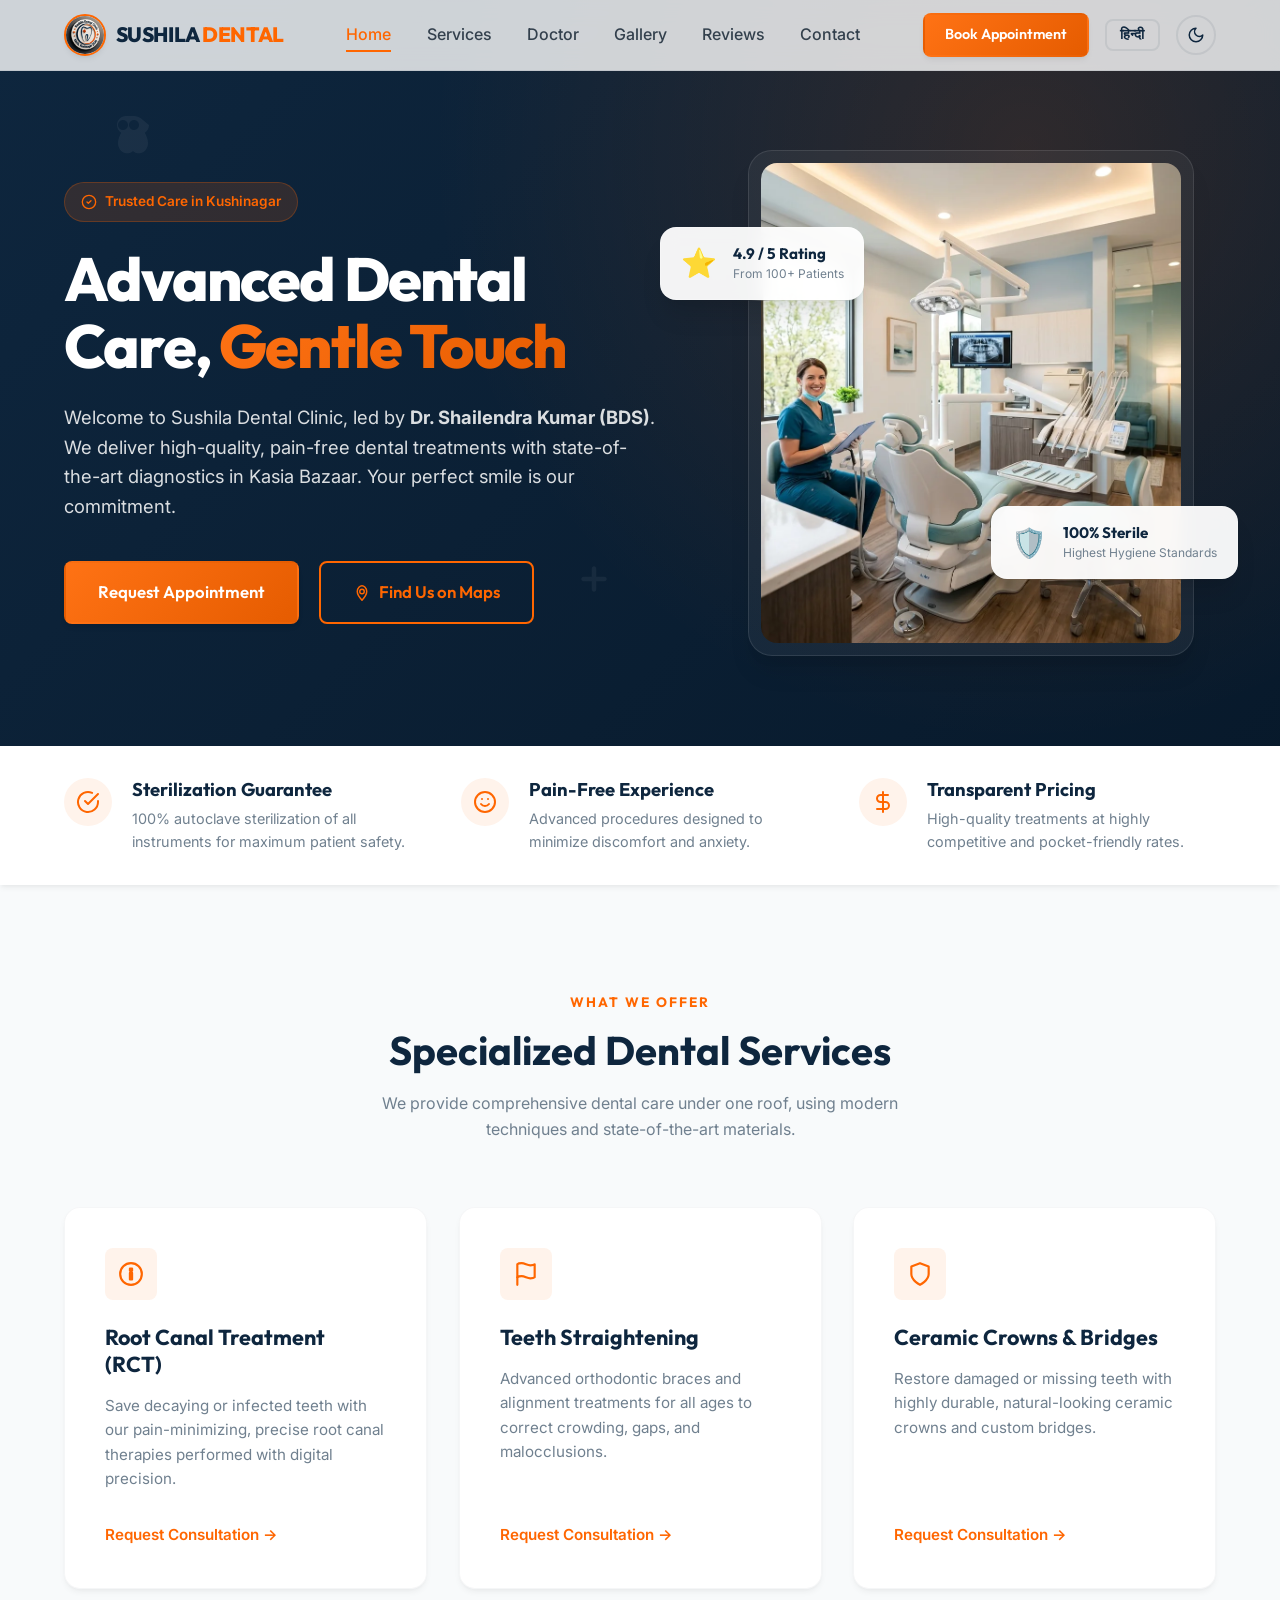
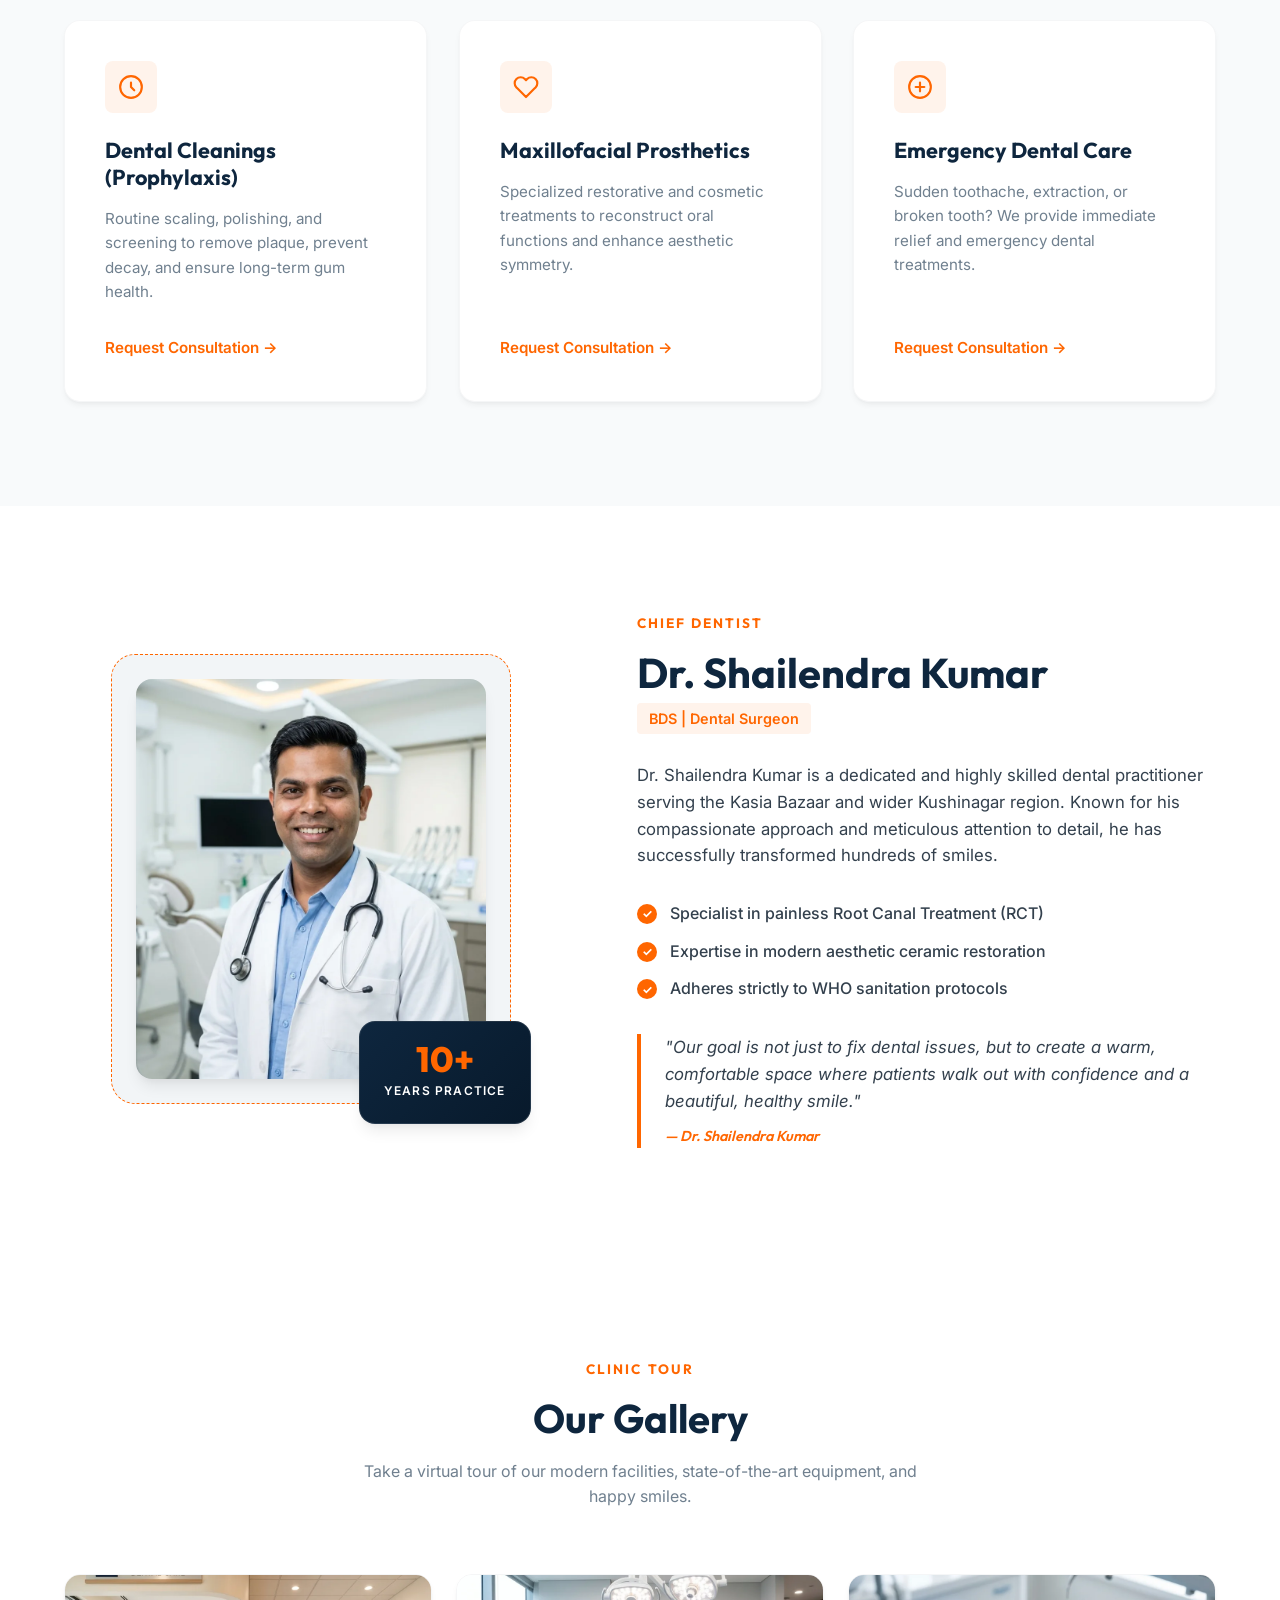
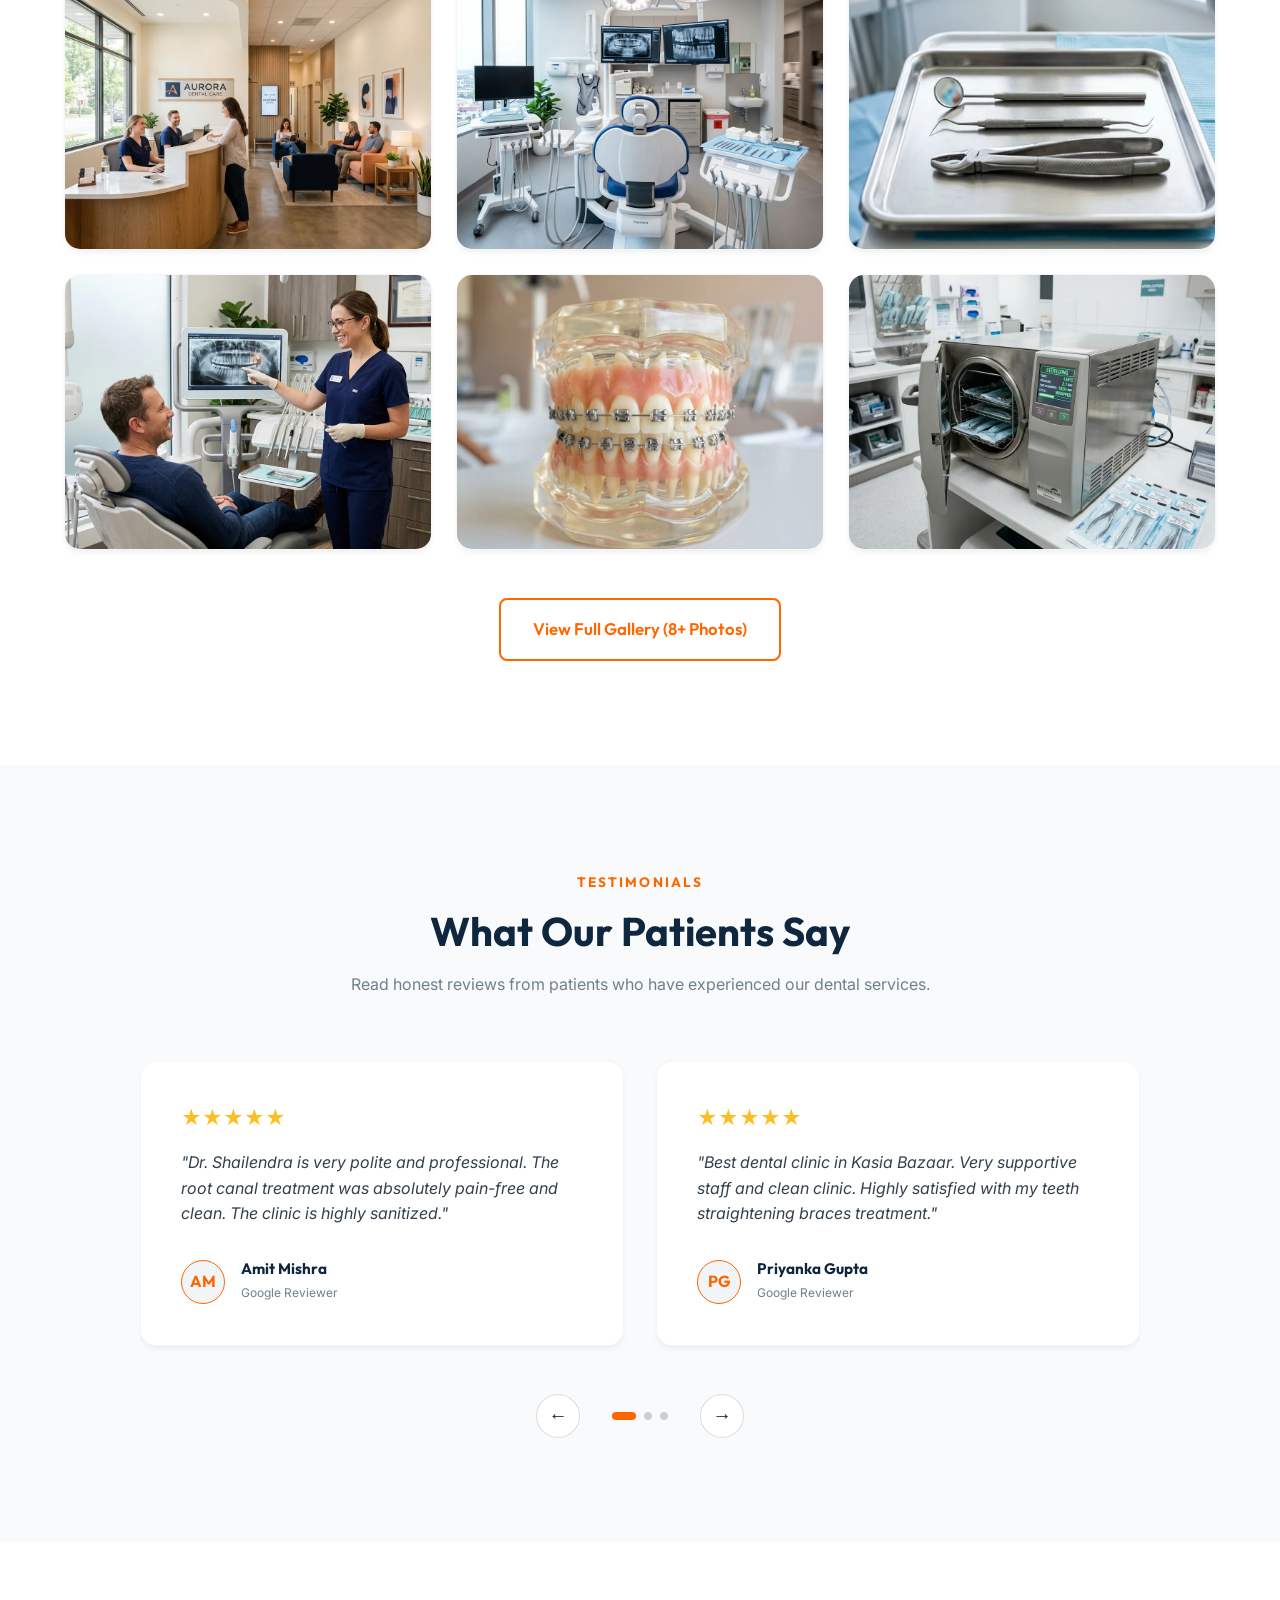
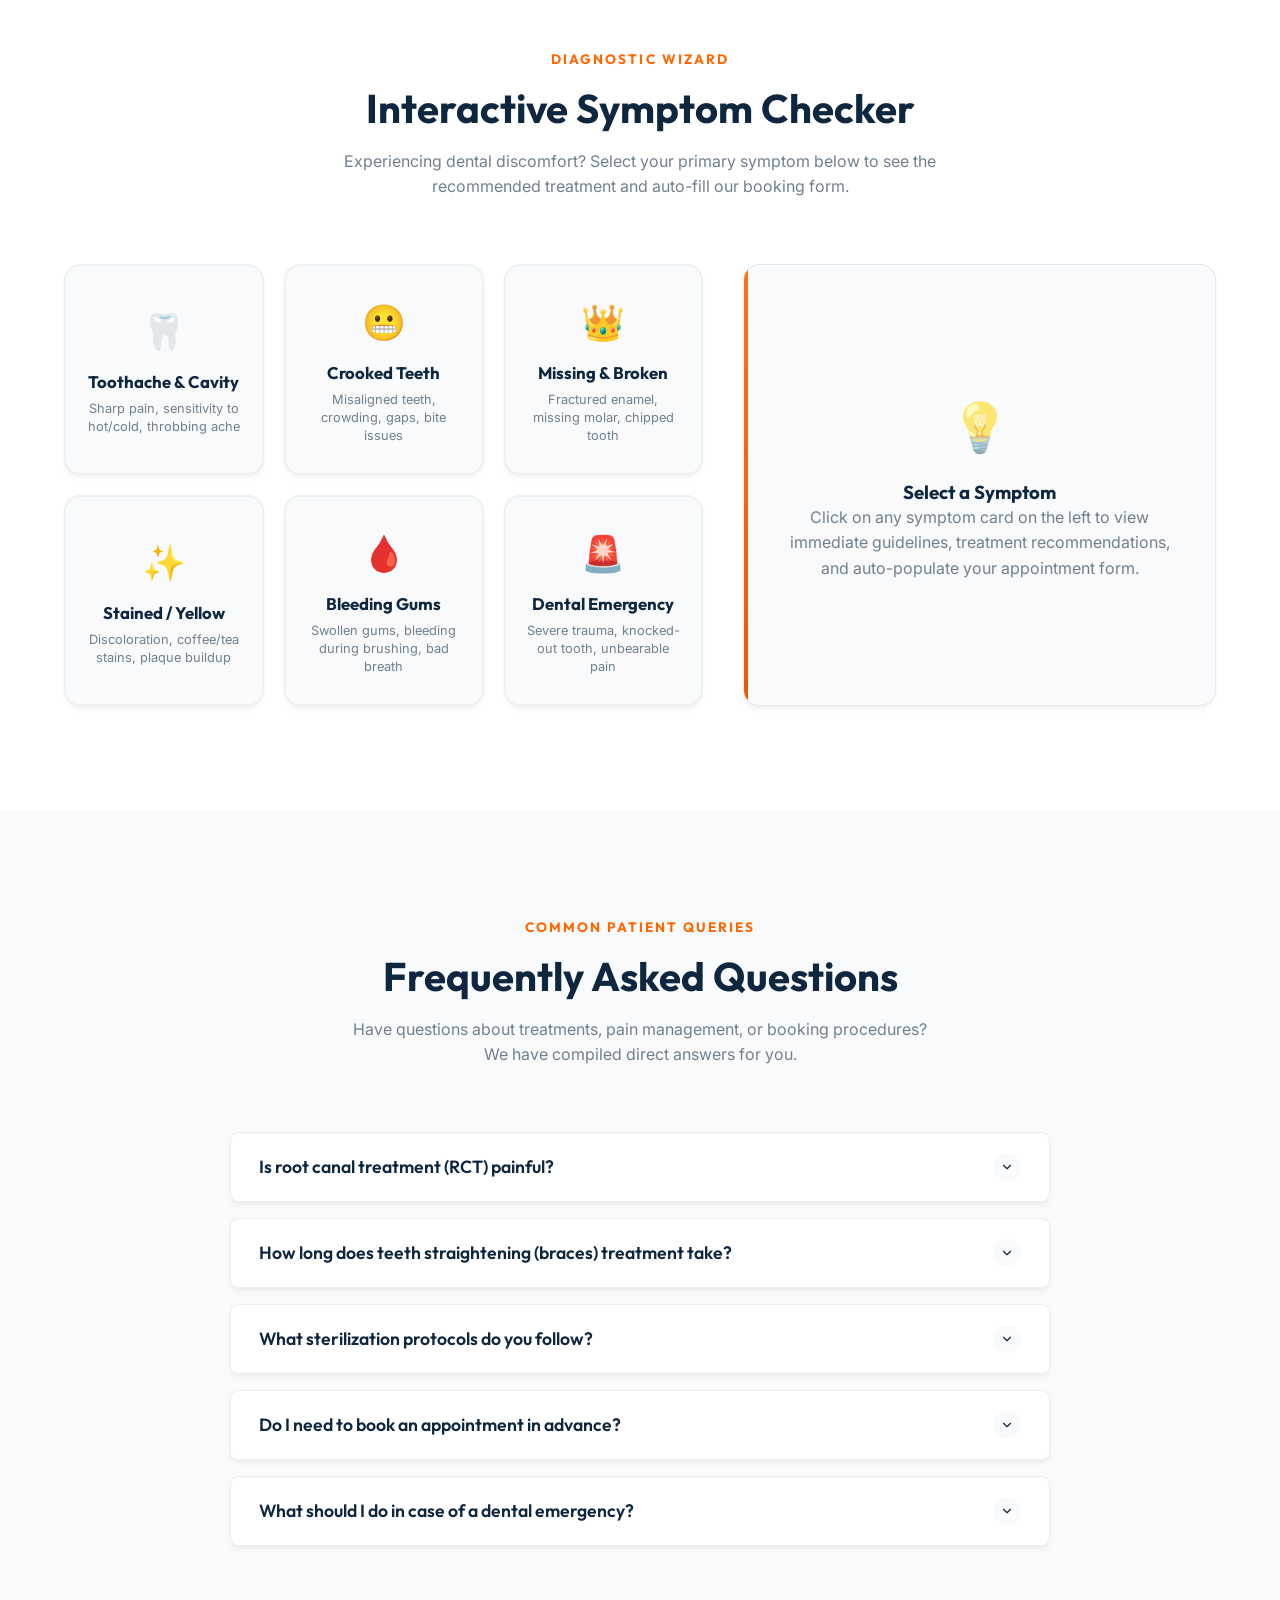
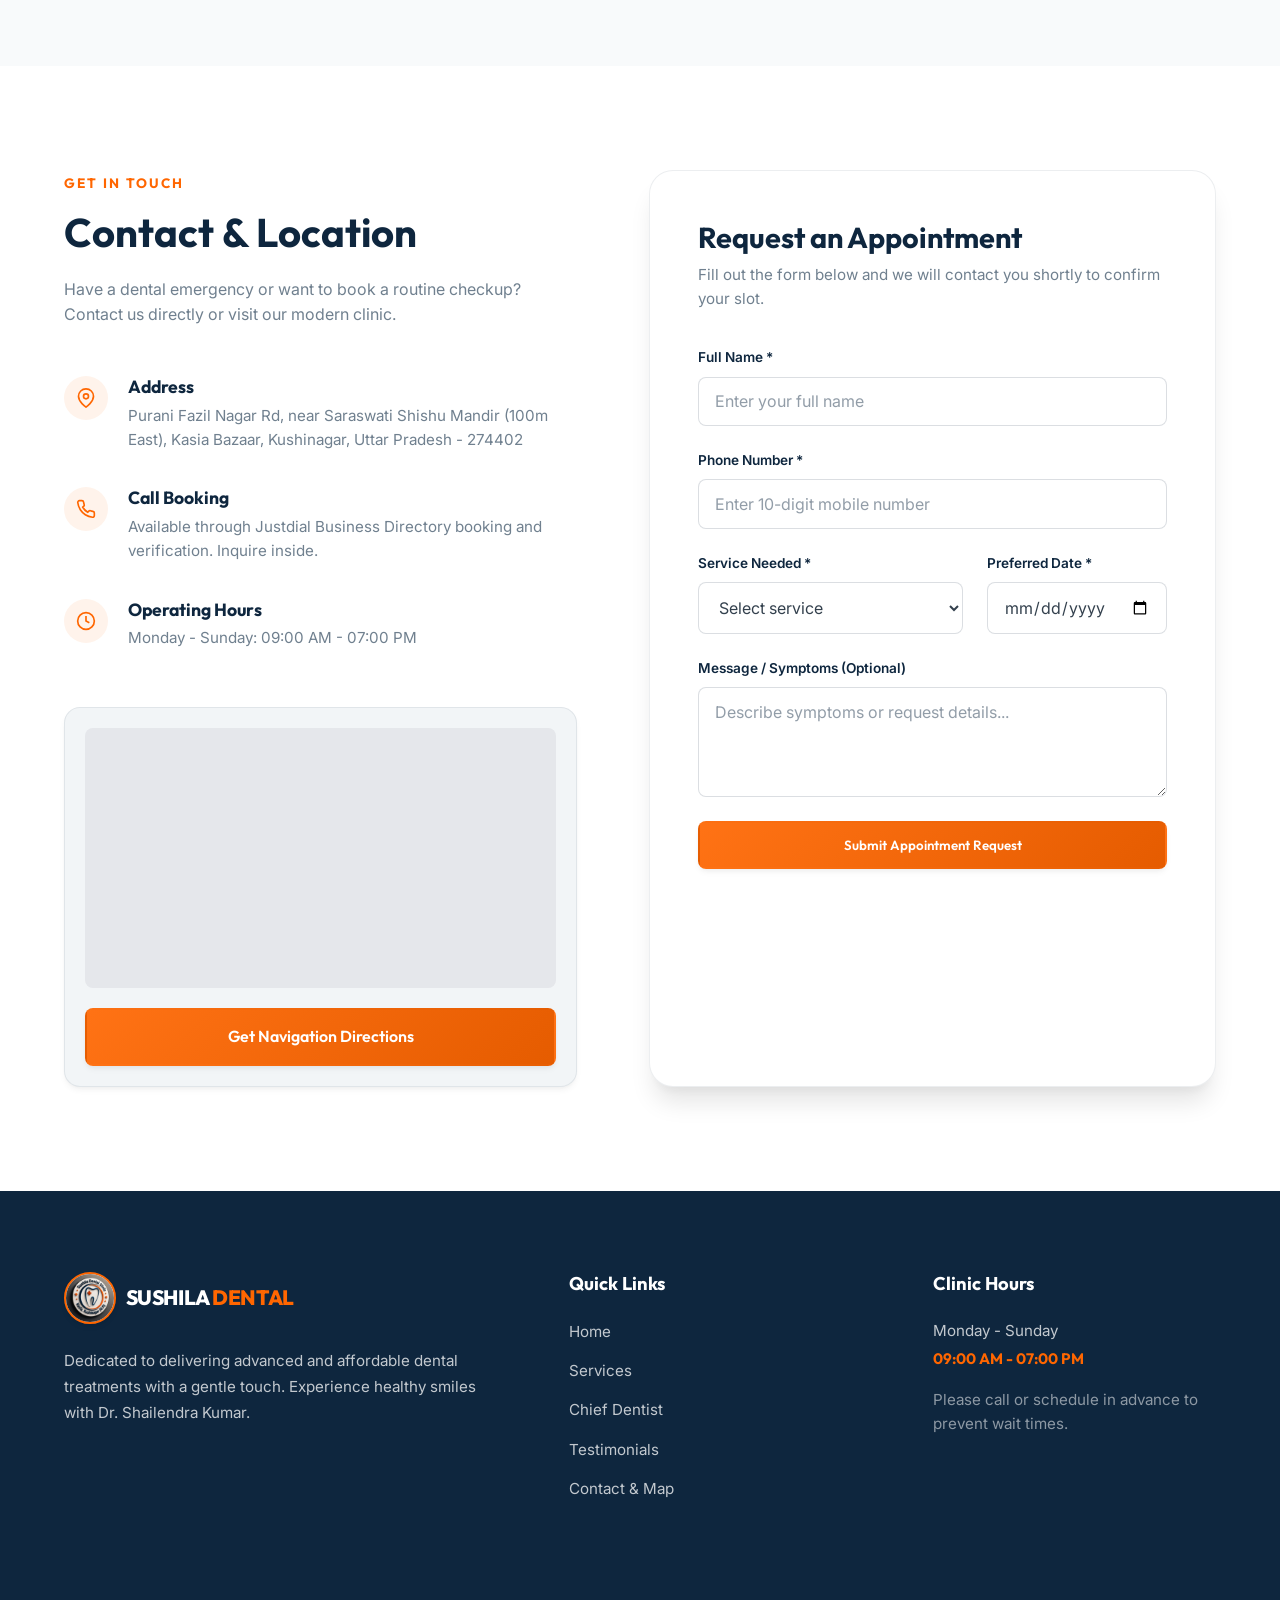
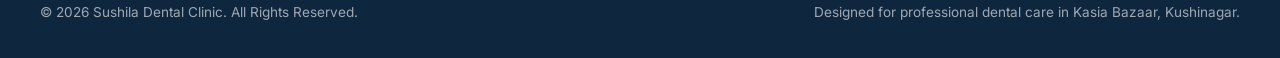
<file: index.html>
<!DOCTYPE html>
<html lang="en">
<head>
    <meta charset="UTF-8">
    <meta name="viewport" content="width=device-width, initial-scale=1.0">
    <meta name="description" content="Sushila Dental Clinic in Kasia, Kushinagar, led by Dr. Shailendra Kumar (BDS). Get advanced, pain-free dental care, RCT, orthodontics, and crowns near Saraswati Shishu Mandir.">
    <meta name="keywords" content="Dental Clinic Kasia, Dentist in Kushinagar, Dr. Shailendra Kumar, Sushila Dental Clinic, Root Canal Treatment Kasia, Orthodontics Kushinagar, BDS Kasia">
    <meta name="author" content="Dr. Shailendra Kumar">
    
    <!-- Open Graph Tags -->
    <meta property="og:title" content="Sushila Dental Clinic | Dr. Shailendra Kumar BDS">
    <meta property="og:description" content="Experience advanced, hygienic, and pain-free dental care in Kasia, Kushinagar. Led by Dr. Shailendra Kumar (BDS). Book your appointment today.">
    <meta property="og:image" content="assets/hero-bg.webp">
    <meta property="og:type" content="website">
    
    <title>Sushila Dental Clinic | Dr. Shailendra Kumar BDS | Kasia, Kushinagar</title>
    
    <!-- Google Fonts -->
    <link rel="preconnect" href="https://fonts.googleapis.com">
    <link rel="preconnect" href="https://fonts.gstatic.com" crossorigin>
    <link href="https://fonts.googleapis.com/css2?family=Inter:wght@300;400;500;600;700&family=Outfit:wght@400;500;600;700;800&display=swap" rel="stylesheet">
    
    <!-- Custom CSS -->
    <link rel="stylesheet" href="style.css">
    
    <!-- Local Business Schema -->
    <script type="application/ld+json">
    {
      "@context": "https://schema.org",
      "@type": "Dentist",
      "name": "Sushila Dental Clinic",
      "image": "assets/hero-bg.webp",
      "@id": "https://www.google.com/search?q=Sushila+dental+clinic&kgmid=/g/11hbt2httm",
      "url": "https://www.google.com/search?q=Sushila+dental+clinic&kgmid=/g/11hbt2httm",
      "telephone": "+91-9999P5564",
      "address": {
        "@type": "PostalAddress",
        "streetAddress": "Purani Fazil Nagar Rd, near Saraswati Shishu Mandir, Kasia Bazaar",
        "addressLocality": "Kushinagar",
        "addressRegion": "Uttar Pradesh",
        "postalCode": "274402",
        "addressCountry": "IN"
      },
      "geo": {
        "@type": "GeoCoordinates",
        "latitude": "26.7399261",
        "longitude": "83.9264606"
      },
      "openingHoursSpecification": {
        "@type": "OpeningHoursSpecification",
        "dayOfWeek": [
          "Monday",
          "Tuesday",
          "Wednesday",
          "Thursday",
          "Friday",
          "Saturday",
          "Sunday"
        ],
        "opens": "09:00",
        "closes": "19:00"
      },
      "aggregateRating": {
        "@type": "AggregateRating",
        "ratingValue": "4.9",
        "reviewCount": "48"
      }
    }
    </script>
</head>
<body>

    <div class="scroll-progress-container"><div class="scroll-progress-bar" id="scrollProgress"></div></div>

    <!-- Header Navigation -->
    <header class="main-header">
        <div class="container nav-container">
            <a href="#" class="logo-area" id="logo">
                <img src="assets/logo.webp" alt="Sushila Dental Clinic Logo" class="logo-image">
                <span class="logo-text">SUSHILA <span class="accent-text">DENTAL</span></span>
            </a>
            
            <nav class="nav-menu" id="navMenu">
                <ul>
                    <li><a href="#hero" class="nav-link active">Home</a></li>
                    <li><a href="#services" class="nav-link">Services</a></li>
                    <li><a href="#doctor" class="nav-link">Doctor</a></li>
                    <li><a href="#gallery" class="nav-link">Gallery</a></li>
                    <li><a href="#reviews" class="nav-link">Reviews</a></li>
                    <li><a href="#contact" class="nav-link">Contact</a></li>
                </ul>
            </nav>

            <div class="nav-actions">
                <a href="#contact" class="btn btn-primary btn-sm">Book Appointment</a>
                <a href="index-hi.html" class="lang-switch-btn" title="हिन्दी में अनुवाद करें">हिन्दी</a>
                <button class="theme-toggle-btn" id="themeToggleBtn" aria-label="Toggle Dark/Light Mode">
                    <svg class="sun-icon" viewBox="0 0 24 24" fill="none" stroke="currentColor" stroke-width="2" stroke-linecap="round" stroke-linejoin="round">
                        <circle cx="12" cy="12" r="4"></circle>
                        <path d="M12 2v2"></path>
                        <path d="M12 20v2"></path>
                        <path d="m4.93 4.93 1.41 1.41"></path>
                        <path d="m17.66 17.66 1.41 1.41"></path>
                        <path d="M2 12h2"></path>
                        <path d="M20 12h2"></path>
                        <path d="m6.34 17.66-1.41 1.41"></path>
                        <path d="m19.07 4.93-1.41 1.41"></path>
                    </svg>
                    <svg class="moon-icon" viewBox="0 0 24 24" fill="none" stroke="currentColor" stroke-width="2" stroke-linecap="round" stroke-linejoin="round">
                        <path d="M12 3a6 6 0 0 0 9 9 9 9 0 1 1-9-9Z"></path>
                    </svg>
                </button>
                <button class="hamburger-menu" id="hamburgerBtn" aria-label="Toggle Menu">
                    <span></span>
                    <span></span>
                    <span></span>
                </button>
            </div>
        </div>
    </header>

    <!-- Hero Section -->
    <section id="hero" class="hero-section">
        <div class="hero-bg-overlay"></div>
        <div class="hero-shapes">
            <!-- SVG Silhouette 1: Tooth -->
            <svg class="floating-shape floating-shape-1" width="48" height="48" viewBox="0 0 24 24" fill="currentColor"><path d="M12 2C9.5 2 7.5 4 7.5 6.5c0 1.6.8 3 2.1 3.9C9 11.5 8 13.5 8 15.5c0 2.5 1.5 4.5 3.5 5 1.5.4 3 0 4-1 1 1 2.5 1.4 4 1 2-.5 3.5-2.5 3.5-5 0-2-1-4-1.6-5.1 1.3-.9 2.1-2.3 2.1-3.9C20.5 4 18.5 2 16 2h-4zm-4 4.5c0-1.4 1.1-2.5 2.5-2.5S13 5.1 13 6.5s-1.1 2.5-2.5 2.5S8 7.9 8 6.5zm8-2.5c1.4 0 2.5 1.1 2.5 2.5s-1.1 2.5-2.5 2.5-2.5-1.1-2.5-2.5 1.1-2.5 2.5-2.5z"/></svg>
            <!-- SVG Silhouette 2: Dental Cross -->
            <svg class="floating-shape floating-shape-2" width="36" height="36" viewBox="0 0 24 24" fill="currentColor"><path d="M19 10.5h-5.5V5c0-.8-.7-1.5-1.5-1.5s-1.5.7-1.5 1.5v5.5H5c-.8 0-1.5.7-1.5 1.5s.7 1.5 1.5 1.5h5.5V19c0 .8.7 1.5 1.5 1.5s1.5-.7 1.5-1.5v-5.5H19c.8 0 1.5-.7 1.5-1.5s-.7-1.5-1.5-1.5z"/></svg>
            <!-- SVG Silhouette 3: Tooth -->
            <svg class="floating-shape floating-shape-3" width="40" height="40" viewBox="0 0 24 24" fill="currentColor"><path d="M12 2C9.5 2 7.5 4 7.5 6.5c0 1.6.8 3 2.1 3.9C9 11.5 8 13.5 8 15.5c0 2.5 1.5 4.5 3.5 5 1.5.4 3 0 4-1 1 1 2.5 1.4 4 1 2-.5 3.5-2.5 3.5-5 0-2-1-4-1.6-5.1 1.3-.9 2.1-2.3 2.1-3.9C20.5 4 18.5 2 16 2h-4zm-4 4.5c0-1.4 1.1-2.5 2.5-2.5S13 5.1 13 6.5s-1.1 2.5-2.5 2.5S8 7.9 8 6.5zm8-2.5c1.4 0 2.5 1.1 2.5 2.5s-1.1 2.5-2.5 2.5-2.5-1.1-2.5-2.5 1.1-2.5 2.5-2.5z"/></svg>
        </div>
        <div class="container hero-container">
            <div class="hero-content">
                <div class="tagline-badge">
                    <svg width="16" height="16" viewBox="0 0 24 24" fill="none" stroke="currentColor" stroke-width="2" stroke-linecap="round" stroke-linejoin="round"><path d="M12 22c5.523 0 10-4.477 10-10S17.523 2 12 2 2 6.477 2 12s4.477 10 10 10z"></path><path d="m9 12 2 2 4-4"></path></svg>
                    <span>Trusted Care in Kushinagar</span>
                </div>
                <h1>Advanced Dental Care, <span class="text-gradient">Gentle Touch</span></h1>
                <p>Welcome to Sushila Dental Clinic, led by <strong>Dr. Shailendra Kumar (BDS)</strong>. We deliver high-quality, pain-free dental treatments with state-of-the-art diagnostics in Kasia Bazaar. Your perfect smile is our commitment.</p>
                <div class="hero-actions">
                    <a href="#contact" class="btn btn-primary btn-lg">Request Appointment</a>
                    <a href="https://www.google.com/maps/dir/26.6495109,83.944095/Sushila+dental+clinic,+Purani+Fazil+Nagar+Rd,+near+sarsawati+shishu+mandir,+Kasia+Bazaar,+Kushinagar,+Uttar+Pradesh+274402" target="_blank" rel="noopener" class="btn btn-outline btn-lg">
                        <svg width="18" height="18" viewBox="0 0 24 24" fill="none" stroke="currentColor" stroke-width="2" stroke-linecap="round" stroke-linejoin="round"><circle cx="12" cy="10" r="3"/><path d="M12 21.7c3.6-4 6.3-7.6 6.3-11.7C18.3 5.3 14.5 2.2 12 2.2S5.7 5.3 5.7 10c0 4.1 2.7 7.7 6.3 11.7z"/></svg>
                        Find Us on Maps
                    </a>
                </div>
            </div>
            <div class="hero-media">
                <div class="glass-frame">
                    <img src="assets/hero-bg.webp" alt="Sushila Dental Clinic State of the Art Equipment" class="hero-image">
                    <div class="floating-badge badge-reviews">
                        <div class="badge-icon">⭐</div>
                        <div class="badge-info">
                            <h4>4.9 / 5 Rating</h4>
                            <p>From 100+ Patients</p>
                        </div>
                    </div>
                    <div class="floating-badge badge-safety">
                        <div class="badge-icon">🛡️</div>
                        <div class="badge-info">
                            <h4>100% Sterile</h4>
                            <p>Highest Hygiene Standards</p>
                        </div>
                    </div>
                </div>
            </div>
        </div>
    </section>

    <!-- USP Section -->
    <section class="usp-section">
        <div class="container">
            <div class="usp-grid">
                <div class="usp-item">
                    <div class="usp-icon-wrapper">
                        <svg viewBox="0 0 24 24" fill="none" stroke="currentColor" stroke-width="2" stroke-linecap="round" stroke-linejoin="round"><path d="M22 11.08V12a10 10 0 1 1-5.93-9.14"></path><polyline points="22 4 12 14.01 9 11.01"></polyline></svg>
                    </div>
                    <div>
                        <h3>Sterilization Guarantee</h3>
                        <p>100% autoclave sterilization of all instruments for maximum patient safety.</p>
                    </div>
                </div>
                <div class="usp-item">
                    <div class="usp-icon-wrapper">
                        <svg viewBox="0 0 24 24" fill="none" stroke="currentColor" stroke-width="2" stroke-linecap="round" stroke-linejoin="round"><circle cx="12" cy="12" r="10"></circle><path d="M8 14s1.5 2 4 2 4-2 4-2"></path><line x1="9" y1="9" x2="9.01" y2="9"></line><line x1="15" y1="9" x2="15.01" y2="9"></line></svg>
                    </div>
                    <div>
                        <h3>Pain-Free Experience</h3>
                        <p>Advanced procedures designed to minimize discomfort and anxiety.</p>
                    </div>
                </div>
                <div class="usp-item">
                    <div class="usp-item-interactive">
                        <div class="usp-icon-wrapper">
                            <svg viewBox="0 0 24 24" fill="none" stroke="currentColor" stroke-width="2" stroke-linecap="round" stroke-linejoin="round"><path d="M12 2v20M17 5H9.5a3.5 3.5 0 0 0 0 7h5a3.5 3.5 0 0 1 0 7H6"></path></svg>
                        </div>
                        <div>
                            <h3>Transparent Pricing</h3>
                            <p>High-quality treatments at highly competitive and pocket-friendly rates.</p>
                        </div>
                    </div>
                </div>
            </div>
        </div>
    </section>

    <!-- Services Section -->
    <section id="services" class="services-section section-padding">
        <div class="container">
            <div class="section-header text-center">
                <span class="sub-title">WHAT WE OFFER</span>
                <h2>Specialized Dental Services</h2>
                <p>We provide comprehensive dental care under one roof, using modern techniques and state-of-the-art materials.</p>
            </div>
            
            <div class="services-grid">
                <!-- Service 1 -->
                <div class="service-card animate-scroll">
                    <div class="card-icon">
                        <svg viewBox="0 0 24 24" fill="none" stroke="currentColor" stroke-width="2" stroke-linecap="round" stroke-linejoin="round"><path d="M12 2C6.48 2 2 6.48 2 12s4.48 10 10 10 10-4.48 10-10S17.52 2 12 2zm1 15h-2v-6h2v6zm0-8h-2V7h2v2z"/></svg>
                    </div>
                    <h3>Root Canal Treatment (RCT)</h3>
                    <p>Save decaying or infected teeth with our pain-minimizing, precise root canal therapies performed with digital precision.</p>
                    <a href="#contact" class="card-link">Request Consultation →</a>
                </div>

                <!-- Service 2 -->
                <div class="service-card animate-scroll">
                    <div class="card-icon">
                        <svg viewBox="0 0 24 24" fill="none" stroke="currentColor" stroke-width="2" stroke-linecap="round" stroke-linejoin="round"><path d="M4 15s1-1 4-1 5 2 8 2 4-1 4-1V3s-1 1-4 1-5-2-8-2-4 1-4 1z"></path><line x1="4" y1="22" x2="4" y2="15"></line></svg>
                    </div>
                    <h3>Teeth Straightening</h3>
                    <p>Advanced orthodontic braces and alignment treatments for all ages to correct crowding, gaps, and malocclusions.</p>
                    <a href="#contact" class="card-link">Request Consultation →</a>
                </div>

                <!-- Service 3 -->
                <div class="service-card animate-scroll">
                    <div class="card-icon">
                        <svg viewBox="0 0 24 24" fill="none" stroke="currentColor" stroke-width="2" stroke-linecap="round" stroke-linejoin="round"><path d="M12 22s8-4 8-10V5l-8-3-8 3v7c0 6 8 10 8 10z"></path></svg>
                    </div>
                    <h3>Ceramic Crowns & Bridges</h3>
                    <p>Restore damaged or missing teeth with highly durable, natural-looking ceramic crowns and custom bridges.</p>
                    <a href="#contact" class="card-link">Request Consultation →</a>
                </div>

                <!-- Service 4 -->
                <div class="service-card animate-scroll">
                    <div class="card-icon">
                        <svg viewBox="0 0 24 24" fill="none" stroke="currentColor" stroke-width="2" stroke-linecap="round" stroke-linejoin="round"><circle cx="12" cy="12" r="10"></circle><path d="M12 8v4l3 3"></path></svg>
                    </div>
                    <h3>Dental Cleanings (Prophylaxis)</h3>
                    <p>Routine scaling, polishing, and screening to remove plaque, prevent decay, and ensure long-term gum health.</p>
                    <a href="#contact" class="card-link">Request Consultation →</a>
                </div>

                <!-- Service 5 -->
                <div class="service-card animate-scroll">
                    <div class="card-icon">
                        <svg viewBox="0 0 24 24" fill="none" stroke="currentColor" stroke-width="2" stroke-linecap="round" stroke-linejoin="round"><path d="M20.84 4.61a5.5 5.5 0 0 0-7.78 0L12 5.67l-1.06-1.06a5.5 5.5 0 0 0-7.78 7.78l1.06 1.06L12 21.23l7.78-7.78 1.06-1.06a5.5 5.5 0 0 0 0-7.78z"></path></svg>
                    </div>
                    <h3>Maxillofacial Prosthetics</h3>
                    <p>Specialized restorative and cosmetic treatments to reconstruct oral functions and enhance aesthetic symmetry.</p>
                    <a href="#contact" class="card-link">Request Consultation →</a>
                </div>

                <!-- Service 6 -->
                <div class="service-card animate-scroll">
                    <div class="card-icon">
                        <svg viewBox="0 0 24 24" fill="none" stroke="currentColor" stroke-width="2" stroke-linecap="round" stroke-linejoin="round"><path d="M12 22c5.523 0 10-4.477 10-10S17.523 2 12 2 2 6.477 2 12s4.477 10 10 10z"></path><path d="M12 8v8"></path><path d="M8 12h8"></path></svg>
                    </div>
                    <h3>Emergency Dental Care</h3>
                    <p>Sudden toothache, extraction, or broken tooth? We provide immediate relief and emergency dental treatments.</p>
                    <a href="#contact" class="card-link">Request Consultation →</a>
                </div>
            </div>
        </div>
    </section>

    <!-- Meet the Doctor Section -->
    <section id="doctor" class="doctor-section section-padding">
        <div class="container doctor-grid">
            <div class="doctor-media animate-scroll">
                <div class="doctor-image-container">
                    <div class="doctor-avatar">
                        <img src="assets/doctor.webp" alt="Dr. Shailendra Kumar" class="doctor-photo">
                    </div>
                    <div class="experience-badge">
                        <span class="exp-num">10+</span>
                        <span class="exp-text">Years Practice</span>
                    </div>
                </div>
            </div>
            
            <div class="doctor-info animate-scroll">
                <span class="sub-title">CHIEF DENTIST</span>
                <h2>Dr. Shailendra Kumar</h2>
                <span class="credential-tag">BDS | Dental Surgeon</span>
                <p class="doctor-desc">Dr. Shailendra Kumar is a dedicated and highly skilled dental practitioner serving the Kasia Bazaar and wider Kushinagar region. Known for his compassionate approach and meticulous attention to detail, he has successfully transformed hundreds of smiles.</p>
                
                <div class="doctor-bullets">
                    <div class="bullet-item">
                        <div class="bullet-check">✓</div>
                        <p>Specialist in painless Root Canal Treatment (RCT)</p>
                    </div>
                    <div class="bullet-item">
                        <div class="bullet-check">✓</div>
                        <p>Expertise in modern aesthetic ceramic restoration</p>
                    </div>
                    <div class="bullet-item">
                        <div class="bullet-check">✓</div>
                        <p>Adheres strictly to WHO sanitation protocols</p>
                    </div>
                </div>
                
                <div class="doctor-quote">
                    <blockquote>
                        "Our goal is not just to fix dental issues, but to create a warm, comfortable space where patients walk out with confidence and a beautiful, healthy smile."
                    </blockquote>
                    <cite>— Dr. Shailendra Kumar</cite>
                </div>
            </div>
        </div>
    </section>

    <!-- Gallery Section -->
    <section id="gallery" class="gallery-section section-padding">
        <div class="container">
            <div class="section-header text-center">
                <span class="sub-title">CLINIC TOUR</span>
                <h2>Our Gallery</h2>
                <p>Take a virtual tour of our modern facilities, state-of-the-art equipment, and happy smiles.</p>
            </div>
            
            <div class="gallery-grid">
                <!-- Image 1 -->
                <div class="gallery-item animate-scroll">
                    <img src="assets/gallery1.webp" alt="Reception and Lobby" class="gallery-img">
                    <div class="gallery-overlay">
                        <span class="gallery-tag">Reception & Waiting Area</span>
                    </div>
                </div>
                <!-- Image 2 -->
                <div class="gallery-item animate-scroll">
                    <img src="assets/gallery2.webp" alt="Treatment Room" class="gallery-img">
                    <div class="gallery-overlay">
                        <span class="gallery-tag">Modern Treatment Room</span>
                    </div>
                </div>
                <!-- Image 3 -->
                <div class="gallery-item animate-scroll">
                    <img src="assets/gallery3.webp" alt="Sterile Instruments" class="gallery-img">
                    <div class="gallery-overlay">
                        <span class="gallery-tag">Sterile Dental Instruments</span>
                    </div>
                </div>
                <!-- Image 4 -->
                <div class="gallery-item animate-scroll">
                    <img src="assets/gallery4.webp" alt="Patient Consultation" class="gallery-img">
                    <div class="gallery-overlay">
                        <span class="gallery-tag">Patient Consultation</span>
                    </div>
                </div>
                <!-- Image 5 -->
                <div class="gallery-item animate-scroll">
                    <img src="assets/gallery5.webp" alt="Orthodontics Care" class="gallery-img">
                    <div class="gallery-overlay">
                        <span class="gallery-tag">Orthodontics Aligners</span>
                    </div>
                </div>
                <!-- Image 6 -->
                <div class="gallery-item animate-scroll">
                    <img src="assets/gallery6.webp" alt="Autoclave Sterilization" class="gallery-img">
                    <div class="gallery-overlay">
                        <span class="gallery-tag">Sterilization Autoclave</span>
                    </div>
                </div>
            </div>
            
            <div class="gallery-cta text-center animate-scroll">
                <a href="gallery.html" class="btn btn-outline btn-lg">View Full Gallery (8+ Photos)</a>
            </div>
        </div>
    </section>

    <!-- Reviews Section -->
    <section id="reviews" class="reviews-section section-padding">
        <div class="container">
            <div class="section-header text-center">
                <span class="sub-title">TESTIMONIALS</span>
                <h2>What Our Patients Say</h2>
                <p>Read honest reviews from patients who have experienced our dental services.</p>
            </div>
            
            <div class="slider-wrapper">
                <div class="reviews-slider" id="reviewsSlider">
                    <!-- Review 1 -->
                    <div class="review-card">
                        <div class="review-stars">★★★★★</div>
                        <p class="review-text">"Dr. Shailendra is very polite and professional. The root canal treatment was absolutely pain-free and clean. The clinic is highly sanitized."</p>
                        <div class="review-author">
                            <div class="author-initials">AM</div>
                            <div>
                                <h4>Amit Mishra</h4>
                                <span class="patient-tag">Google Reviewer</span>
                            </div>
                        </div>
                    </div>
                    
                    <!-- Review 2 -->
                    <div class="review-card">
                        <div class="review-stars">★★★★★</div>
                        <p class="review-text">"Best dental clinic in Kasia Bazaar. Very supportive staff and clean clinic. Highly satisfied with my teeth straightening braces treatment."</p>
                        <div class="review-author">
                            <div class="author-initials">PG</div>
                            <div>
                                <h4>Priyanka Gupta</h4>
                                <span class="patient-tag">Google Reviewer</span>
                            </div>
                        </div>
                    </div>

                    <!-- Review 3 -->
                    <div class="review-card">
                        <div class="review-stars">★★★★★</div>
                        <p class="review-text">"Highly recommended! Dr. Shailendra Kumar explained the ceramic bridge procedure clearly and completed the surgery safely. The staff is polite."</p>
                        <div class="review-author">
                            <div class="author-initials">VK</div>
                            <div>
                                <h4>Vikram Kushwaha</h4>
                                <span class="patient-tag">Google Reviewer</span>
                            </div>
                        </div>
                    </div>

                    <!-- Review 4 -->
                    <div class="review-card">
                        <div class="review-stars">★★★★★</div>
                        <p class="review-text">"Best dentist in Kushinagar. I got my root canal treatment done here. The clinic is equipped with modern machines and is extremely clean."</p>
                        <div class="review-author">
                            <div class="author-initials">AS</div>
                            <div>
                                <h4>Ankit Singh</h4>
                                <span class="patient-tag">Google Reviewer</span>
                            </div>
                        </div>
                    </div>

                    <!-- Review 5 -->
                    <div class="review-card">
                        <div class="review-stars">★★★★★</div>
                        <p class="review-text">"Excellent doctor and treatment. The facility is very modern, and rates are very reasonable. I got a ceramic crown, and it looks completely natural."</p>
                        <div class="review-author">
                            <div class="author-initials">RS</div>
                            <div>
                                <h4>Ritu Singh</h4>
                                <span class="patient-tag">Google Reviewer</span>
                            </div>
                        </div>
                    </div>

                    <!-- Review 6 -->
                    <div class="review-card">
                        <div class="review-stars">★★★★★</div>
                        <p class="review-text">"Highly satisfied! The clinic sanitization standards are excellent. Dr. Shailendra is very patient and explains the tooth problem very well."</p>
                        <div class="review-author">
                            <div class="author-initials">SM</div>
                            <div>
                                <h4>Sandip Kumar Mall</h4>
                                <span class="patient-tag">Google Reviewer</span>
                            </div>
                        </div>
                    </div>
                </div>
                
                <div class="slider-controls">
                    <button class="slider-btn prev-btn" id="prevBtn" aria-label="Previous Review">←</button>
                    <div class="slider-dots" id="sliderDots"></div>
                    <button class="slider-btn next-btn" id="nextBtn" aria-label="Next Review">→</button>
                </div>
            </div>
        </div>
    </section>

    <!-- Symptom Checker Section -->
    <section id="symptoms" class="symptom-section section-padding">
        <div class="container">
            <div class="section-header text-center">
                <span class="sub-title">DIAGNOSTIC WIZARD</span>
                <h2>Interactive Symptom Checker</h2>
                <p>Experiencing dental discomfort? Select your primary symptom below to see the recommended treatment and auto-fill our booking form.</p>
            </div>
            
            <div class="symptom-grid-layout animate-scroll">
                <!-- Symptom Selector Cards Grid -->
                <div class="symptom-cards-grid">
                    <div class="symptom-card" data-symptom="toothache">
                        <span class="symptom-card-icon">🦷</span>
                        <h4>Toothache & Cavity</h4>
                        <p>Sharp pain, sensitivity to hot/cold, throbbing ache</p>
                    </div>
                    <div class="symptom-card" data-symptom="crooked">
                        <span class="symptom-card-icon">😬</span>
                        <h4>Crooked Teeth</h4>
                        <p>Misaligned teeth, crowding, gaps, bite issues</p>
                    </div>
                    <div class="symptom-card" data-symptom="missing">
                        <span class="symptom-card-icon">👑</span>
                        <h4>Missing & Broken</h4>
                        <p>Fractured enamel, missing molar, chipped tooth</p>
                    </div>
                    <div class="symptom-card" data-symptom="stained">
                        <span class="symptom-card-icon">✨</span>
                        <h4>Stained / Yellow</h4>
                        <p>Discoloration, coffee/tea stains, plaque buildup</p>
                    </div>
                    <div class="symptom-card" data-symptom="bleeding">
                        <span class="symptom-card-icon">🩸</span>
                        <h4>Bleeding Gums</h4>
                        <p>Swollen gums, bleeding during brushing, bad breath</p>
                    </div>
                    <div class="symptom-card" data-symptom="emergency">
                        <span class="symptom-card-icon">🚨</span>
                        <h4>Dental Emergency</h4>
                        <p>Severe trauma, knocked-out tooth, unbearable pain</p>
                    </div>
                </div>
                
                <!-- Recommendation Advice Panel -->
                <div class="symptom-advice-panel">
                    <div class="advice-placeholder" id="advicePlaceholder">
                        <div class="advice-placeholder-icon">💡</div>
                        <h3>Select a Symptom</h3>
                        <p>Click on any symptom card on the left to view immediate guidelines, treatment recommendations, and auto-populate your appointment form.</p>
                    </div>
                    
                    <!-- Content populated or toggled via JS -->
                    <div class="advice-content" id="advice-toothache">
                        <span class="advice-tag">Suggested: RCT or Filling</span>
                        <h3>Severe Toothache / Deep Cavity</h3>
                        <p class="advice-text">Persistent, throbbing pain or sharp reaction to cold/hot liquids often points to bacterial decay reaching the inner tooth nerve. This requires timely treatment to prevent serious infections or abscesses.</p>
                        <div class="advice-tips">
                            <h5>Immediate Self-Care Tips:</h5>
                            <ul>
                                <li>Rinse your mouth with warm salt water.</li>
                                <li>Avoid chewing on the painful side.</li>
                                <li>Book a dental examination as soon as possible.</li>
                            </ul>
                        </div>
                        <button class="btn btn-primary btn-block apply-symptom-btn" data-service="rct" data-desc="I am experiencing persistent toothache and hot/cold sensitivity. I would like to check for cavities and discuss a potential Root Canal Treatment (RCT) or dental fillings.">
                            Auto-fill Booking Form
                        </button>
                    </div>
                    
                    <div class="advice-content" id="advice-crooked">
                        <span class="advice-tag">Suggested: Orthodontics Braces</span>
                        <h3>Teeth Alignment & Crowding</h3>
                        <p class="advice-text">Misaligned teeth, overcrowding, or gap issues are highly common and can cause plaque accumulation, uneven tooth wear, and chewing difficulties. Braces or aligners help achieve a balanced bite.</p>
                        <div class="advice-tips">
                            <h5>Immediate Self-Care Tips:</h5>
                            <ul>
                                <li>Use dental floss regularly to clean tight gaps.</li>
                                <li>Avoid opening bottles or hard objects with your teeth.</li>
                                <li>Schedule an orthodontic checkup to explore braces options.</li>
                            </ul>
                        </div>
                        <button class="btn btn-primary btn-block apply-symptom-btn" data-service="braces" data-desc="I would like to schedule an orthodontic consultation to discuss teeth straightening, dental braces, or alignment solutions for crooked teeth/gaps.">
                            Auto-fill Booking Form
                        </button>
                    </div>
                    
                    <div class="advice-content" id="advice-missing">
                        <span class="advice-tag">Suggested: Ceramic Crowns / Bridges</span>
                        <h3>Chipped, Missing or Broken Teeth</h3>
                        <p class="advice-text">A broken, chipped, or missing tooth compromises your chewing efficiency and causes neighboring teeth to drift. Custom ceramic crowns or bridges restore function and aesthetic symmetry.</p>
                        <div class="advice-tips">
                            <h5>Immediate Self-Care Tips:</h5>
                            <ul>
                                <li>Keep the area clean by gentle rinsing.</li>
                                <li>If a tooth chipped recently, try to locate and save the fragment.</li>
                                <li>Schedule a crown/bridge restoration consultation.</li>
                            </ul>
                        </div>
                        <button class="btn btn-primary btn-block apply-symptom-btn" data-service="crown" data-desc="I am looking to restore a chipped, broken, or missing tooth. I want to consult on dental crowns, caps, or bridges.">
                            Auto-fill Booking Form
                        </button>
                    </div>
                    
                    <div class="advice-content" id="advice-stained">
                        <span class="advice-tag">Suggested: Scaling & Cleaning</span>
                        <h3>Yellowing, Stains or Plaque</h3>
                        <p class="advice-text">Stains from food, tea, or smoking, alongside tartar accumulation, can lead to gum infections and enamel decay. Professional scaling and polishing safely restores your natural brightness.</p>
                        <div class="advice-tips">
                            <h5>Immediate Self-Care Tips:</h5>
                            <ul>
                                <li>Brush twice daily with a soft-bristled brush.</li>
                                <li>Rinse with water immediately after drinking coffee or tea.</li>
                                <li>Get a professional scaling and teeth cleaning done twice a year.</li>
                            </ul>
                        </div>
                        <button class="btn btn-primary btn-block apply-symptom-btn" data-service="cleaning" data-desc="I want to book an appointment for professional scaling, polishing, and teeth cleaning to remove stains and tartar.">
                            Auto-fill Booking Form
                        </button>
                    </div>
                    
                    <div class="advice-content" id="advice-bleeding">
                        <span class="advice-tag">Suggested: Periodontal / Gum Care</span>
                        <h3>Bleeding Gums & Bad Breath</h3>
                        <p class="advice-text">Bleeding gums during brushing or persistent bad breath are signs of gingivitis (gum inflammation). If ignored, plaque hardens below the gumline and can lead to tooth loosening.</p>
                        <div class="advice-tips">
                            <h5>Immediate Self-Care Tips:</h5>
                            <ul>
                                <li>Floss daily to remove interdental plaque.</li>
                                <li>Use a mild antiseptic mouthwash.</li>
                                <li>Schedule a cleaning and gum checkup immediately.</li>
                            </ul>
                        </div>
                        <button class="btn btn-primary btn-block apply-symptom-btn" data-service="prosthetic" data-desc="I am experiencing swollen/bleeding gums or bad breath, and would like a thorough periodontal checkup and gum care appointment.">
                            Auto-fill Booking Form
                        </button>
                    </div>
                    
                    <div class="advice-content" id="advice-emergency">
                        <span class="advice-tag">Suggested: Emergency Care</span>
                        <h3>Acute Pain or Dental Trauma</h3>
                        <p class="advice-text">Severe, unbearable toothache, facial swelling, or a knocked-out tooth from physical trauma are clinical emergencies. Quick attention can save a tooth and prevent serious systemic infections.</p>
                        <div class="advice-tips">
                            <h5>Emergency Instructions:</h5>
                            <ul>
                                <li>If a tooth is knocked out, keep it moist (in milk or saliva) and seek care within 1 hour.</li>
                                <li>Apply a cold compress outside the cheek to reduce swelling.</li>
                                <li>Contact the clinic immediately for an urgent slot.</li>
                            </ul>
                        </div>
                        <button class="btn btn-primary btn-block apply-symptom-btn" data-service="other" data-desc="EMERGENCY DENTAL REQUEST: I have severe, acute pain / dental trauma and need immediate medical relief or extraction.">
                            Auto-fill Booking Form
                        </button>
                    </div>
                </div>
            </div>
        </div>
    </section>

    <!-- FAQ Accordion Section -->
    <section id="faq" class="faq-section section-padding">
        <div class="container">
            <div class="section-header text-center">
                <span class="sub-title">COMMON PATIENT QUERIES</span>
                <h2>Frequently Asked Questions</h2>
                <p>Have questions about treatments, pain management, or booking procedures? We have compiled direct answers for you.</p>
            </div>
            
            <div class="faq-container animate-scroll">
                <!-- FAQ Item 1 -->
                <div class="faq-item">
                    <div class="faq-header">
                        <h3 class="faq-question">Is root canal treatment (RCT) painful?</h3>
                        <div class="faq-icon-wrapper">
                            <svg viewBox="0 0 24 24" fill="none" stroke="currentColor" stroke-width="2" stroke-linecap="round" stroke-linejoin="round"><polyline points="6 9 12 15 18 9"></polyline></svg>
                        </div>
                    </div>
                    <div class="faq-collapse">
                        <div class="faq-body">
                            No, modern Root Canal Treatments are virtually pain-free. We use advanced local anesthesia to completely numb the tooth and surrounding area before the procedure. Most patients report that the procedure feels no different than getting a standard deep filling, and it immediately relieves the severe toothache caused by the infection.
                        </div>
                    </div>
                </div>

                <!-- FAQ Item 2 -->
                <div class="faq-item">
                    <div class="faq-header">
                        <h3 class="faq-question">How long does teeth straightening (braces) treatment take?</h3>
                        <div class="faq-icon-wrapper">
                            <svg viewBox="0 0 24 24" fill="none" stroke="currentColor" stroke-width="2" stroke-linecap="round" stroke-linejoin="round"><polyline points="6 9 12 15 18 9"></polyline></svg>
                        </div>
                    </div>
                    <div class="faq-collapse">
                        <div class="faq-body">
                            The duration of orthodontic treatment varies depending on the severity of misalignment, crowding, or gaps. On average, active treatment with dental braces or clear aligners takes between 12 to 24 months. During this time, you will visit the clinic once every 4 to 6 weeks for adjustments and progress monitoring.
                        </div>
                    </div>
                </div>

                <!-- FAQ Item 3 -->
                <div class="faq-item">
                    <div class="faq-header">
                        <h3 class="faq-question">What sterilization protocols do you follow?</h3>
                        <div class="faq-icon-wrapper">
                            <svg viewBox="0 0 24 24" fill="none" stroke="currentColor" stroke-width="2" stroke-linecap="round" stroke-linejoin="round"><polyline points="6 9 12 15 18 9"></polyline></svg>
                        </div>
                    </div>
                    <div class="faq-collapse">
                        <div class="faq-body">
                            Patient safety is our absolute priority. We strictly follow WHO and IDA sterilization guidelines. All reusable dental instruments undergo a rigorous 4-step process: chemical pre-disinfection, ultrasonic cleaning, pouching, and high-pressure steam sterilization in a medical-grade autoclave. Single-use items are discarded immediately, and treatment chairs are sanitized after every patient.
                        </div>
                    </div>
                </div>

                <!-- FAQ Item 4 -->
                <div class="faq-item">
                    <div class="faq-header">
                        <h3 class="faq-question">Do I need to book an appointment in advance?</h3>
                        <div class="faq-icon-wrapper">
                            <svg viewBox="0 0 24 24" fill="none" stroke="currentColor" stroke-width="2" stroke-linecap="round" stroke-linejoin="round"><polyline points="6 9 12 15 18 9"></polyline></svg>
                        </div>
                    </div>
                    <div class="faq-collapse">
                        <div class="faq-body">
                            While we do accommodate walk-in patients when slots are free, we highly recommend booking an appointment in advance. Scheduling your visit ensures minimal waiting times and allows Dr. Shailendra Kumar to dedicate full, uninterrupted time to your diagnosis and treatment. You can use our online form or call us to reserve a slot.
                        </div>
                    </div>
                </div>

                <!-- FAQ Item 5 -->
                <div class="faq-item">
                    <div class="faq-header">
                        <h3 class="faq-question">What should I do in case of a dental emergency?</h3>
                        <div class="faq-icon-wrapper">
                            <svg viewBox="0 0 24 24" fill="none" stroke="currentColor" stroke-width="2" stroke-linecap="round" stroke-linejoin="round"><polyline points="6 9 12 15 18 9"></polyline></svg>
                        </div>
                    </div>
                    <div class="faq-collapse">
                        <div class="faq-body">
                            In case of a dental emergency (such as a knocked-out tooth, severe jaw trauma, facial swelling, or bleeding), contact the clinic immediately. If a tooth is knocked out, handle it only by the crown (top part), rinse it gently without scrubbing, and place it in a container of cold milk or clean saliva. Seek emergency dental care within 60 minutes for the highest chance of saving the tooth.
                        </div>
                    </div>
                </div>
            </div>
        </div>
    </section>

    <!-- Booking & Contact Section -->
    <section id="contact" class="contact-section section-padding">
        <div class="container contact-grid">
            <!-- Contact Details -->
            <div class="contact-details animate-scroll">
                <span class="sub-title">GET IN TOUCH</span>
                <h2>Contact & Location</h2>
                <p>Have a dental emergency or want to book a routine checkup? Contact us directly or visit our modern clinic.</p>
                
                <div class="contact-items">
                    <div class="contact-item">
                        <div class="contact-icon">
                            <svg viewBox="0 0 24 24" fill="none" stroke="currentColor" stroke-width="2"><path d="M21 10c0 7-9 13-9 13s-9-6-9-13a9 9 0 0 1 18 0z"></path><circle cx="12" cy="10" r="3"></circle></svg>
                        </div>
                        <div>
                            <h4>Address</h4>
                            <p>Purani Fazil Nagar Rd, near Saraswati Shishu Mandir (100m East), Kasia Bazaar, Kushinagar, Uttar Pradesh - 274402</p>
                        </div>
                    </div>

                    <div class="contact-item">
                        <div class="contact-icon">
                            <svg viewBox="0 0 24 24" fill="none" stroke="currentColor" stroke-width="2"><path d="M22 16.92v3a2 2 0 0 1-2.18 2 19.79 19.79 0 0 1-8.63-3.07 19.5 19.5 0 0 1-6-6 19.79 19.79 0 0 1-3.07-8.67A2 2 0 0 1 4.11 2h3a2 2 0 0 1 2 1.72 12.84 12.84 0 0 0 .7 2.81 2 2 0 0 1-.45 2.11L8.09 9.91a16 16 0 0 0 6 6l1.27-1.27a2 2 0 0 1 2.11-.45 12.84 12.84 0 0 0 2.81.7A2 2 0 0 1 22 16.92z"></path></svg>
                        </div>
                        <div>
                            <h4>Call Booking</h4>
                            <p>Available through Justdial Business Directory booking and verification. Inquire inside.</p>
                        </div>
                    </div>

                    <div class="contact-item">
                        <div class="contact-icon">
                            <svg viewBox="0 0 24 24" fill="none" stroke="currentColor" stroke-width="2"><circle cx="12" cy="12" r="10"></circle><polyline points="12 6 12 12 16 14"></polyline></svg>
                        </div>
                        <div>
                            <h4>Operating Hours</h4>
                            <p>Monday - Sunday: 09:00 AM - 07:00 PM</p>
                        </div>
                    </div>
                </div>
                
                <div class="map-card-container">
                    <iframe 
                        src="https://maps.google.com/maps?q=Sushila%20dental%20clinic%20Kasia%20Kushinagar&t=&z=16&ie=UTF8&iwloc=&output=embed" 
                        class="map-iframe" 
                        allowfullscreen="" 
                        loading="lazy" 
                        referrerpolicy="no-referrer-when-downgrade">
                    </iframe>
                    <a href="https://www.google.com/maps/dir/26.6495109,83.944095/Sushila+dental+clinic,+Purani+Fazil+Nagar+Rd,+near+sarsawati+shishu+mandir,+Kasia+Bazaar,+Kushinagar,+Uttar+Pradesh+274402" target="_blank" rel="noopener" class="btn btn-primary btn-block map-btn">
                        Get Navigation Directions
                    </a>
                </div>
            </div>

            <!-- Booking Form -->
            <div class="booking-form-wrapper animate-scroll">
                <div class="form-container">
                    <h3>Request an Appointment</h3>
                    <p>Fill out the form below and we will contact you shortly to confirm your slot.</p>
                    
                    <form id="appointmentForm" novalidate>
                        <div class="form-group">
                            <label for="fullName">Full Name *</label>
                            <input type="text" id="fullName" name="fullName" placeholder="Enter your full name" required>
                            <span class="error-msg" id="nameError">Name is required</span>
                        </div>
                        
                        <div class="form-group">
                            <label for="phoneNumber">Phone Number *</label>
                            <input type="tel" id="phoneNumber" name="phoneNumber" placeholder="Enter 10-digit mobile number" required>
                            <span class="error-msg" id="phoneError">Valid 10-digit phone number is required</span>
                        </div>

                        <div class="form-row">
                            <div class="form-group">
                                <label for="dentalService">Service Needed *</label>
                                <select id="dentalService" name="dentalService" required>
                                    <option value="" disabled selected>Select service</option>
                                    <option value="rct">Root Canal Treatment (RCT)</option>
                                    <option value="braces">Teeth Straightening (Braces)</option>
                                    <option value="crown">Ceramic Crown / Bridge</option>
                                    <option value="cleaning">Cleaning / Polishing</option>
                                    <option value="prosthetic">Cosmetic/Maxillofacial</option>
                                    <option value="other">General Checkup / Other</option>
                                </select>
                                <span class="error-msg" id="serviceError">Please select a service</span>
                            </div>
                            
                            <div class="form-group">
                                <label for="preferredDate">Preferred Date *</label>
                                <input type="date" id="preferredDate" name="preferredDate" required>
                                <span class="error-msg" id="dateError">Please select a valid future date</span>
                            </div>
                        </div>
                        
                        <div class="form-group">
                            <label for="message">Message / Symptoms (Optional)</label>
                            <textarea id="message" name="message" rows="4" placeholder="Describe symptoms or request details..."></textarea>
                        </div>
                        
                        <button type="submit" class="btn btn-primary btn-block" id="submitBtn">
                            Submit Appointment Request
                        </button>
                    </form>
                </div>
            </div>
        </div>
    </section>

    <!-- Success Modal -->
    <div class="modal-overlay" id="successModal">
        <div class="modal-card">
            <div class="modal-icon">✓</div>
            <h3>Request Submitted Successfully!</h3>
            <p>Thank you. We have received your appointment request. Dr. Shailendra Kumar's clinic representative will contact you shortly to confirm your booking.</p>
            <button class="btn btn-primary" id="closeModalBtn">Close Window</button>
        </div>
    </div>

    <!-- Footer -->
    <footer class="main-footer">
        <div class="container footer-grid">
            <div class="footer-brand">
                <a href="#" class="logo-area">
                    <img src="assets/logo.webp" alt="Sushila Dental Clinic Logo" class="logo-image-footer">
                    <span class="logo-text">SUSHILA <span class="accent-text">DENTAL</span></span>
                </a>
                <p>Dedicated to delivering advanced and affordable dental treatments with a gentle touch. Experience healthy smiles with Dr. Shailendra Kumar.</p>
            </div>
            
            <div class="footer-links">
                <h4>Quick Links</h4>
                <ul>
                    <li><a href="#hero">Home</a></li>
                    <li><a href="#services">Services</a></li>
                    <li><a href="#doctor">Chief Dentist</a></li>
                    <li><a href="#reviews">Testimonials</a></li>
                    <li><a href="#contact">Contact & Map</a></li>
                </ul>
            </div>

            <div class="footer-timings">
                <h4>Clinic Hours</h4>
                <p>Monday - Sunday</p>
                <p class="timing-highlight">09:00 AM - 07:00 PM</p>
                <p class="sub-note">Please call or schedule in advance to prevent wait times.</p>
            </div>
        </div>
        
        <div class="container footer-bottom">
            <p>&copy; 2026 Sushila Dental Clinic. All Rights Reserved.</p>
            <p>Designed for professional dental care in Kasia Bazaar, Kushinagar.</p>
        </div>
    </footer>

    <!-- Custom Script -->
    <script src="main.js"></script>
</body>
</html>
</file>
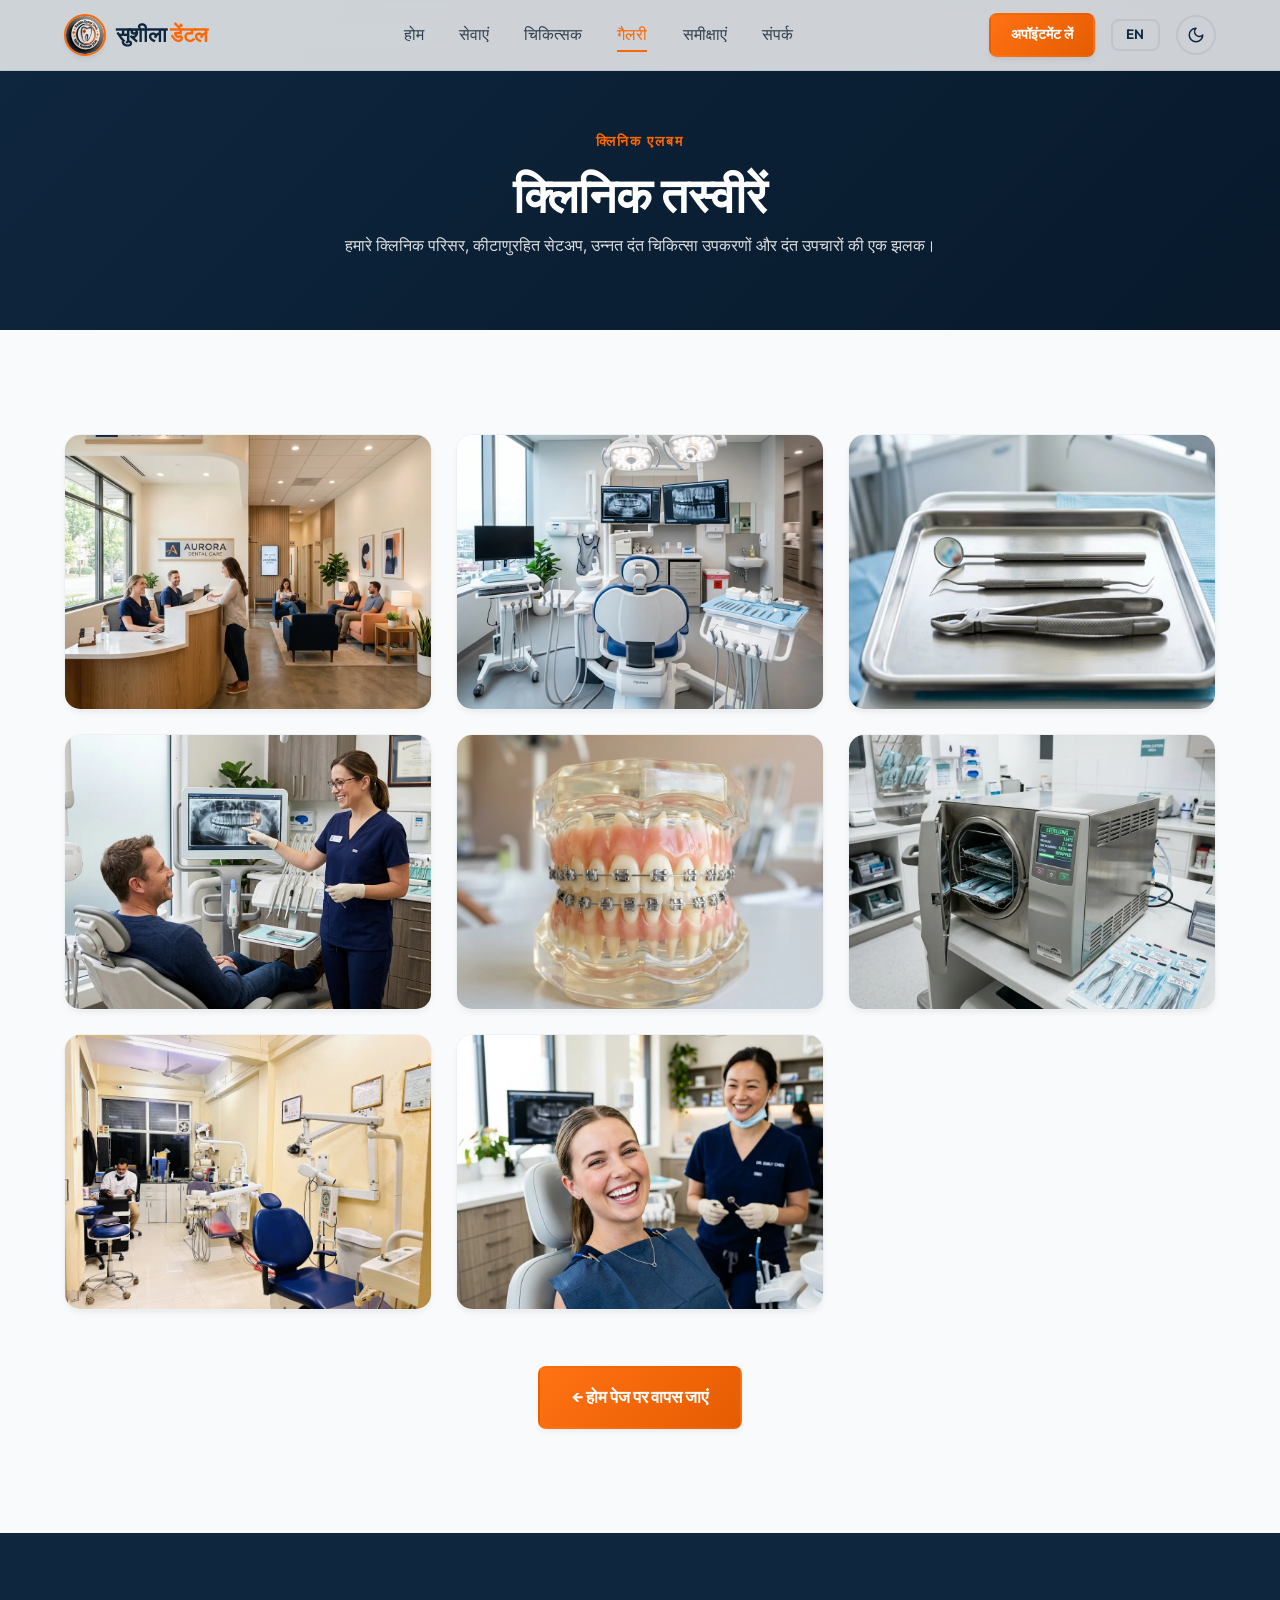
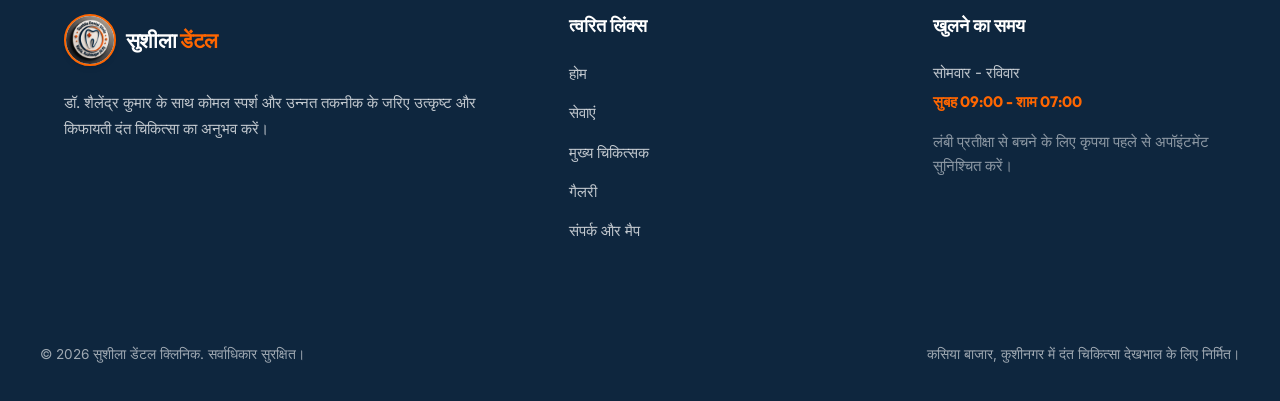
<file: gallery-hi.html>
<!DOCTYPE html>
<html lang="hi">
<head>
    <meta charset="UTF-8">
    <meta name="viewport" content="width=device-width, initial-scale=1.0">
    <meta name="description" content="सुशीला डेंटल क्लिनिक के आधुनिक उपचार कक्षों, स्वच्छता आटोक्लेव, शल्य चिकित्सा उपकरणों और कसिया बाजार, कुशीनगर में मरीज परामर्श सेटअप की तस्वीरें देखें।">
    <meta name="keywords" content="डेंटल क्लिनिक गैलरी कसिया, डेंटिस्ट कुशीनगर तस्वीरें, डॉ. शैलेंद्र कुमार क्लिनिक फोटो, सुशीला डेंटल क्लिनिक अंदरूनी दृश्य">
    <meta name="author" content="डॉ. शैलेंद्र कुमार">
    
    <!-- Open Graph Tags -->
    <meta property="og:title" content="गैलरी | सुशीला डेंटल क्लिनिक | कसिया, कुशीनगर">
    <meta property="og:description" content="सुशीला डेंटल क्लिनिक के स्वच्छ परिसर, उन्नत उपकरणों और रोगी परामर्श वातावरण की उच्च-गुणवत्ता वाली तस्वीरें देखें।">
    <meta property="og:image" content="assets/gallery1.webp">
    <meta property="og:type" content="website">
    
    <title>गैलरी | सुशीला डेंटल क्लिनिक | डॉ. शैलेंद्र कुमार BDS</title>
    
    <!-- Google Fonts -->
    <link rel="preconnect" href="https://fonts.googleapis.com">
    <link rel="preconnect" href="https://fonts.gstatic.com" crossorigin>
    <link href="https://fonts.googleapis.com/css2?family=Inter:wght@300;400;500;600;700&family=Outfit:wght@400;500;600;700;800&display=swap" rel="stylesheet">
    
    <!-- Custom CSS -->
    <link rel="stylesheet" href="style.css">
</head>
<body class="gallery-subpage">

    <div class="scroll-progress-container"><div class="scroll-progress-bar" id="scrollProgress"></div></div>

    <!-- Header Navigation -->
    <header class="main-header scrolled">
        <div class="container nav-container">
            <a href="index-hi.html" class="logo-area" id="logo">
                <img src="assets/logo.webp" alt="Sushila Dental Clinic Logo" class="logo-image">
                <span class="logo-text">सुशीला <span class="accent-text">डेंटल</span></span>
            </a>
            
            <nav class="nav-menu" id="navMenu">
                <ul>
                    <li><a href="index-hi.html#hero" class="nav-link">होम</a></li>
                    <li><a href="index-hi.html#services" class="nav-link">सेवाएं</a></li>
                    <li><a href="index-hi.html#doctor" class="nav-link">चिकित्सक</a></li>
                    <li><a href="index-hi.html#gallery" class="nav-link active">गैलरी</a></li>
                    <li><a href="index-hi.html#reviews" class="nav-link">समीक्षाएं</a></li>
                    <li><a href="index-hi.html#contact" class="nav-link">संपर्क</a></li>
                </ul>
            </nav>

            <div class="nav-actions">
                <a href="index-hi.html#contact" class="btn btn-primary btn-sm">अपॉइंटमेंट लें</a>
                <a href="gallery.html" class="lang-switch-btn" title="Translate to English">EN</a>
                <button class="theme-toggle-btn" id="themeToggleBtn" aria-label="Toggle Dark/Light Mode">
                    <svg class="sun-icon" viewBox="0 0 24 24" fill="none" stroke="currentColor" stroke-width="2" stroke-linecap="round" stroke-linejoin="round">
                        <circle cx="12" cy="12" r="4"></circle>
                        <path d="M12 2v2"></path>
                        <path d="M12 20v2"></path>
                        <path d="m4.93 4.93 1.41 1.41"></path>
                        <path d="m17.66 17.66 1.41 1.41"></path>
                        <path d="M2 12h2"></path>
                        <path d="M20 12h2"></path>
                        <path d="m6.34 17.66-1.41 1.41"></path>
                        <path d="m19.07 4.93-1.41 1.41"></path>
                    </svg>
                    <svg class="moon-icon" viewBox="0 0 24 24" fill="none" stroke="currentColor" stroke-width="2" stroke-linecap="round" stroke-linejoin="round">
                        <path d="M12 3a6 6 0 0 0 9 9 9 9 0 1 1-9-9Z"></path>
                    </svg>
                </button>
                <button class="hamburger-menu" id="hamburgerBtn" aria-label="Toggle Menu">
                    <span></span>
                    <span></span>
                    <span></span>
                </button>
            </div>
        </div>
    </header>

    <!-- Subpage Hero / Banner -->
    <section class="gallery-hero-banner">
        <div class="container text-center">
            <span class="sub-title">क्लिनिक एलबम</span>
            <h1>क्लिनिक तस्वीरें</h1>
            <p>हमारे क्लिनिक परिसर, कीटाणुरहित सेटअप, उन्नत दंत चिकित्सा उपकरणों और दंत उपचारों की एक झलक।</p>
        </div>
    </section>

    <!-- Main Full Gallery Grid -->
    <section class="full-gallery-section section-padding">
        <div class="container">
            <div class="gallery-full-grid">
                <!-- Image 1 -->
                <div class="gallery-item animate-scroll visible">
                    <img src="assets/gallery1.webp" alt="Reception and Lobby" class="gallery-img">
                    <div class="gallery-overlay">
                        <span class="gallery-tag">रिसेप्शन और प्रतीक्षा क्षेत्र</span>
                    </div>
                </div>
                <!-- Image 2 -->
                <div class="gallery-item animate-scroll visible">
                    <img src="assets/gallery2.webp" alt="Treatment Room" class="gallery-img">
                    <div class="gallery-overlay">
                        <span class="gallery-tag">आधुनिक डेंटल चेयर और स्क्रीन</span>
                    </div>
                </div>
                <!-- Image 3 -->
                <div class="gallery-item animate-scroll visible">
                    <img src="assets/gallery3.webp" alt="Sterile Instruments" class="gallery-img">
                    <div class="gallery-overlay">
                        <span class="gallery-tag">स्वच्छ दंत चिकित्सा उपकरण</span>
                    </div>
                </div>
                <!-- Image 4 -->
                <div class="gallery-item animate-scroll visible">
                    <img src="assets/gallery4.webp" alt="Patient Consultation" class="gallery-img">
                    <div class="gallery-overlay">
                        <span class="gallery-tag">डॉ. शैलेंद्र एक्सरे समझाते हुए</span>
                    </div>
                </div>
                <!-- Image 5 -->
                <div class="gallery-item animate-scroll visible">
                    <img src="assets/gallery5.webp" alt="Orthodontics Care" class="gallery-img">
                    <div class="gallery-overlay">
                        <span class="gallery-tag">ऑर्थोडॉन्टिक एलाइनर मॉडल</span>
                    </div>
                </div>
                <!-- Image 6 -->
                <div class="gallery-item animate-scroll visible">
                    <img src="assets/gallery6.webp" alt="Autoclave Sterilization" class="gallery-img">
                    <div class="gallery-overlay">
                        <span class="gallery-tag">आटोक्लेव नसबंदी इकाई</span>
                    </div>
                </div>
                <!-- Image 7 -->
                <div class="gallery-item animate-scroll visible">
                    <img src="assets/gallery7.webp" alt="Clinic Exterior" class="gallery-img">
                    <div class="gallery-overlay">
                        <span class="gallery-tag">क्लिनिक प्रवेश द्वार साइनबोर्ड</span>
                    </div>
                </div>
                <!-- Image 8 -->
                <div class="gallery-item animate-scroll visible">
                    <img src="assets/gallery8.webp" alt="Happy Patient" class="gallery-img">
                    <div class="gallery-overlay">
                        <span class="gallery-tag">स्वस्थ मुस्कान की जांच</span>
                    </div>
                </div>
            </div>

            <div class="gallery-back text-center animate-scroll visible">
                <a href="index-hi.html" class="btn btn-primary btn-lg">← होम पेज पर वापस जाएं</a>
            </div>
        </div>
    </section>

    <!-- Footer -->
    <footer class="main-footer">
        <div class="container footer-grid">
            <div class="footer-brand">
                <a href="index-hi.html" class="logo-area">
                    <img src="assets/logo.webp" alt="Sushila Dental Clinic Logo" class="logo-image-footer">
                    <span class="logo-text">सुशीला <span class="accent-text">डेंटल</span></span>
                </a>
                <p>डॉ. शैलेंद्र कुमार के साथ कोमल स्पर्श और उन्नत तकनीक के जरिए उत्कृष्ट और किफायती दंत चिकित्सा का अनुभव करें।</p>
            </div>
            
            <div class="footer-links">
                <h4>त्वरित लिंक्स</h4>
                <ul>
                    <li><a href="index-hi.html#hero">होम</a></li>
                    <li><a href="index-hi.html#services">सेवाएं</a></li>
                    <li><a href="index-hi.html#doctor">मुख्य चिकित्सक</a></li>
                    <li><a href="index-hi.html#gallery">गैलरी</a></li>
                    <li><a href="index-hi.html#contact">संपर्क और मैप</a></li>
                </ul>
            </div>

            <div class="footer-timings">
                <h4>खुलने का समय</h4>
                <p>सोमवार - रविवार</p>
                <p class="timing-highlight">सुबह 09:00 - शाम 07:00</p>
                <p class="sub-note">लंबी प्रतीक्षा से बचने के लिए कृपया पहले से अपॉइंटमेंट सुनिश्चित करें।</p>
            </div>
        </div>
        
        <div class="container footer-bottom">
            <p>&copy; 2026 सुशीला डेंटल क्लिनिक. सर्वाधिकार सुरक्षित।</p>
            <p>कसिया बाजार, कुशीनगर में दंत चिकित्सा देखभाल के लिए निर्मित।</p>
        </div>
    </footer>

    <!-- Custom Script -->
    <script src="main.js"></script>
</body>
</html>
</file>
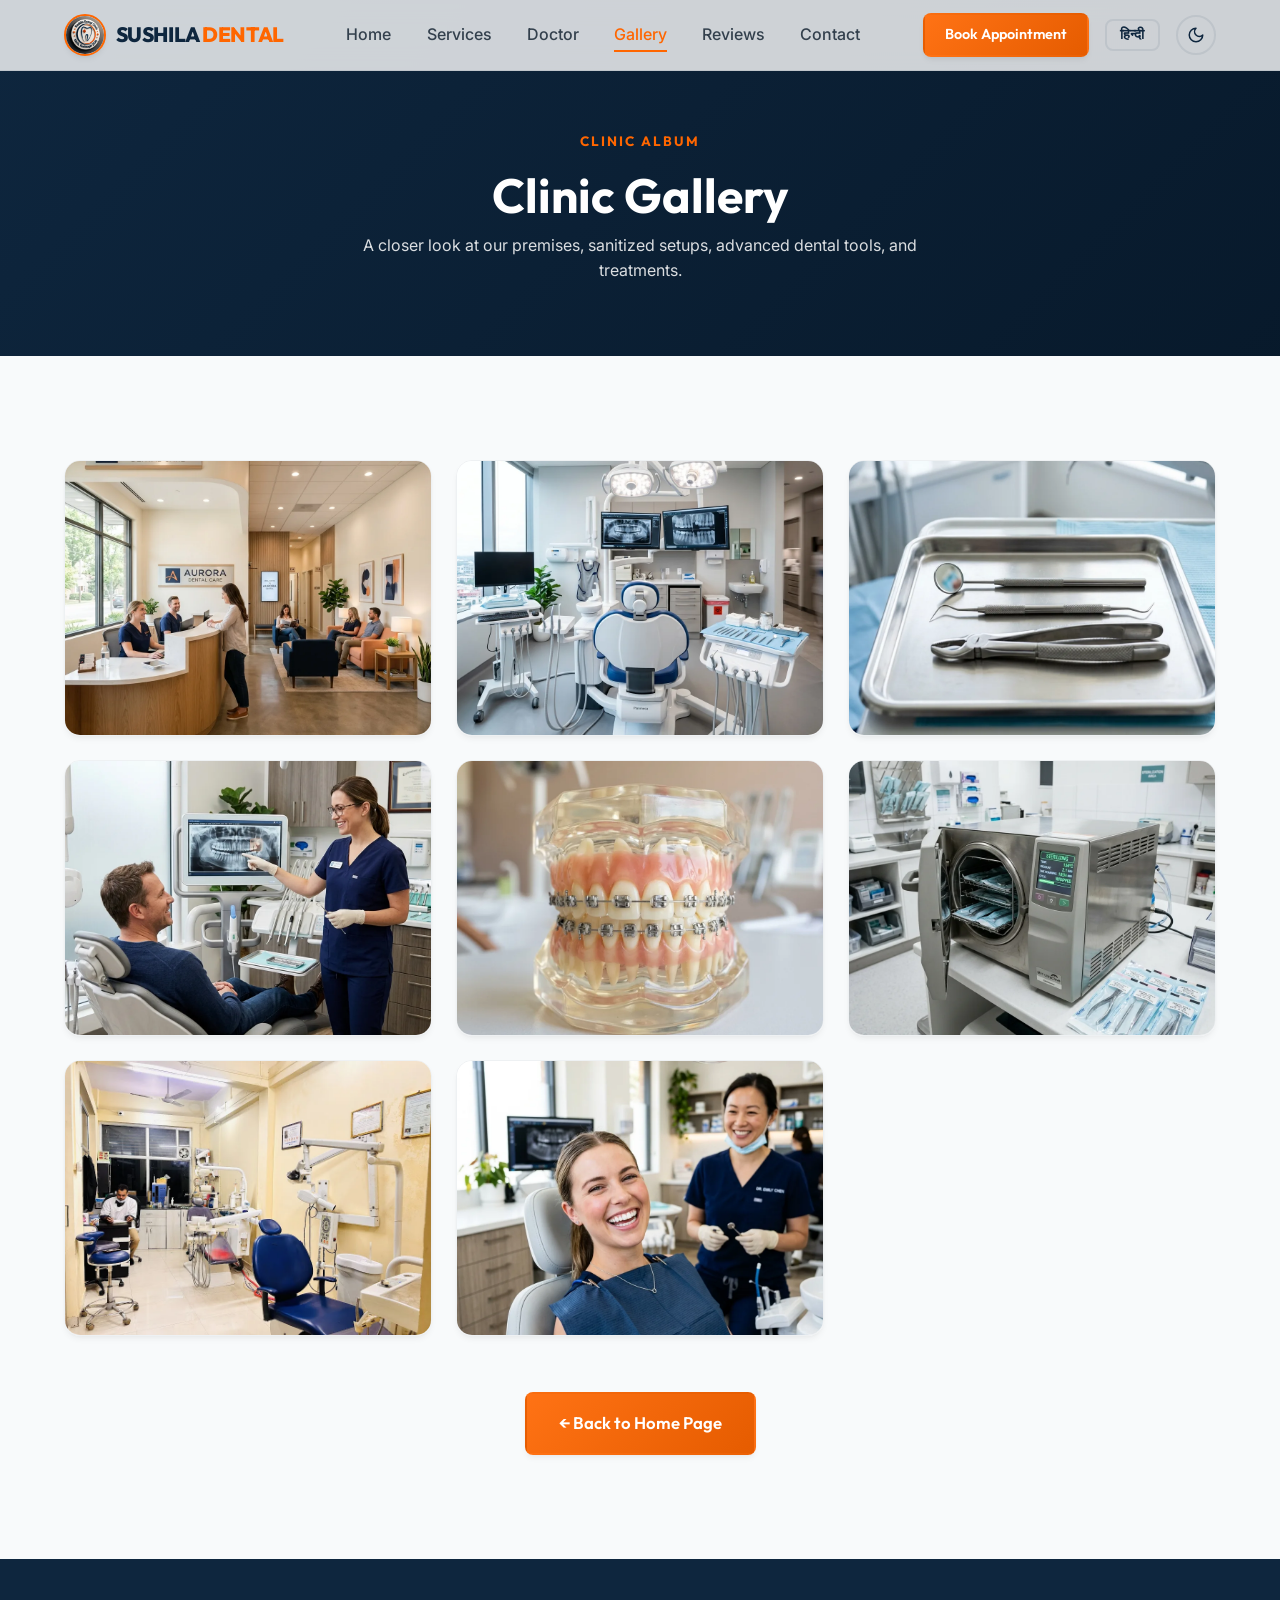
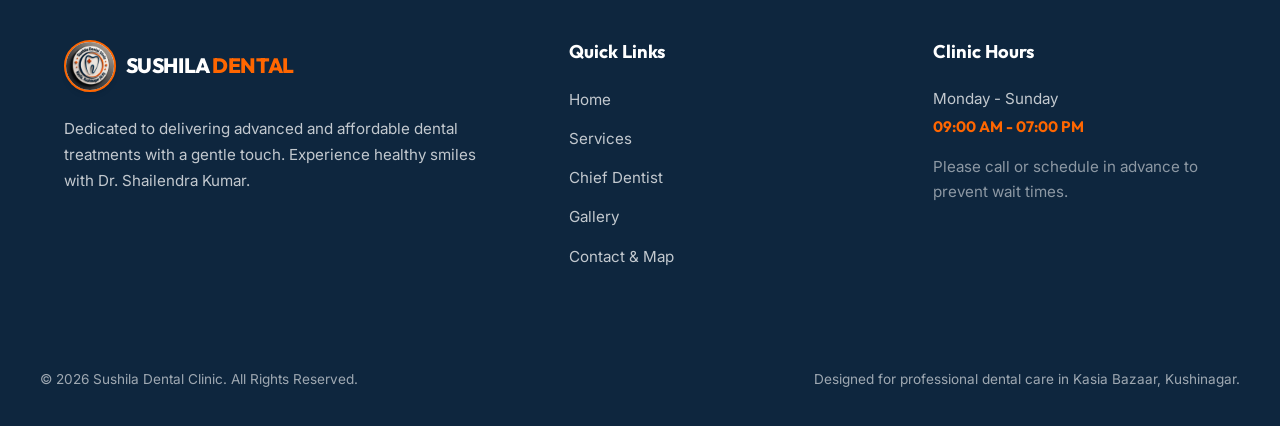
<file: gallery.html>
<!DOCTYPE html>
<html lang="en">
<head>
    <meta charset="UTF-8">
    <meta name="viewport" content="width=device-width, initial-scale=1.0">
    <meta name="description" content="Explore Sushila Dental Clinic's modern treatment rooms, sanitization autoclaves, surgical instruments, and patient consulting setups in Kasia Bazaar, Kushinagar.">
    <meta name="keywords" content="Dental Clinic Gallery Kasia, Dentist Kushinagar Photos, Dr. Shailendra Kumar Clinic, Sushila Dental Clinic Interior">
    <meta name="author" content="Dr. Shailendra Kumar">
    
    <!-- Open Graph Tags -->
    <meta property="og:title" content="Gallery | Sushila Dental Clinic | Kasia, Kushinagar">
    <meta property="og:description" content="View high-quality photos of Sushila Dental Clinic's hygienic premises, advanced tools, and patient consultation environment.">
    <meta property="og:image" content="assets/gallery1.webp">
    <meta property="og:type" content="website">
    
    <title>Gallery | Sushila Dental Clinic | Dr. Shailendra Kumar BDS</title>
    
    <!-- Google Fonts -->
    <link rel="preconnect" href="https://fonts.googleapis.com">
    <link rel="preconnect" href="https://fonts.gstatic.com" crossorigin>
    <link href="https://fonts.googleapis.com/css2?family=Inter:wght@300;400;500;600;700&family=Outfit:wght@400;500;600;700;800&display=swap" rel="stylesheet">
    
    <!-- Custom CSS -->
    <link rel="stylesheet" href="style.css">
</head>
<body class="gallery-subpage">

    <div class="scroll-progress-container"><div class="scroll-progress-bar" id="scrollProgress"></div></div>

    <!-- Header Navigation -->
    <header class="main-header scrolled">
        <div class="container nav-container">
            <a href="index.html" class="logo-area" id="logo">
                <img src="assets/logo.webp" alt="Sushila Dental Clinic Logo" class="logo-image">
                <span class="logo-text">SUSHILA <span class="accent-text">DENTAL</span></span>
            </a>
            
            <nav class="nav-menu" id="navMenu">
                <ul>
                    <li><a href="index.html#hero" class="nav-link">Home</a></li>
                    <li><a href="index.html#services" class="nav-link">Services</a></li>
                    <li><a href="index.html#doctor" class="nav-link">Doctor</a></li>
                    <li><a href="index.html#gallery" class="nav-link active">Gallery</a></li>
                    <li><a href="index.html#reviews" class="nav-link">Reviews</a></li>
                    <li><a href="index.html#contact" class="nav-link">Contact</a></li>
                </ul>
            </nav>

            <div class="nav-actions">
                <a href="index.html#contact" class="btn btn-primary btn-sm">Book Appointment</a>
                <a href="gallery-hi.html" class="lang-switch-btn" title="हिन्दी में अनुवाद करें">हिन्दी</a>
                <button class="theme-toggle-btn" id="themeToggleBtn" aria-label="Toggle Dark/Light Mode">
                    <svg class="sun-icon" viewBox="0 0 24 24" fill="none" stroke="currentColor" stroke-width="2" stroke-linecap="round" stroke-linejoin="round">
                        <circle cx="12" cy="12" r="4"></circle>
                        <path d="M12 2v2"></path>
                        <path d="M12 20v2"></path>
                        <path d="m4.93 4.93 1.41 1.41"></path>
                        <path d="m17.66 17.66 1.41 1.41"></path>
                        <path d="M2 12h2"></path>
                        <path d="M20 12h2"></path>
                        <path d="m6.34 17.66-1.41 1.41"></path>
                        <path d="m19.07 4.93-1.41 1.41"></path>
                    </svg>
                    <svg class="moon-icon" viewBox="0 0 24 24" fill="none" stroke="currentColor" stroke-width="2" stroke-linecap="round" stroke-linejoin="round">
                        <path d="M12 3a6 6 0 0 0 9 9 9 9 0 1 1-9-9Z"></path>
                    </svg>
                </button>
                <button class="hamburger-menu" id="hamburgerBtn" aria-label="Toggle Menu">
                    <span></span>
                    <span></span>
                    <span></span>
                </button>
            </div>
        </div>
    </header>

    <!-- Subpage Hero / Banner -->
    <section class="gallery-hero-banner">
        <div class="container text-center">
            <span class="sub-title">CLINIC ALBUM</span>
            <h1>Clinic Gallery</h1>
            <p>A closer look at our premises, sanitized setups, advanced dental tools, and treatments.</p>
        </div>
    </section>

    <!-- Main Full Gallery Grid -->
    <section class="full-gallery-section section-padding">
        <div class="container">
            <div class="gallery-full-grid">
                <!-- Image 1 -->
                <div class="gallery-item animate-scroll visible">
                    <img src="assets/gallery1.webp" alt="Reception and Lobby" class="gallery-img">
                    <div class="gallery-overlay">
                        <span class="gallery-tag">Reception & Waiting Area</span>
                    </div>
                </div>
                <!-- Image 2 -->
                <div class="gallery-item animate-scroll visible">
                    <img src="assets/gallery2.webp" alt="Treatment Room" class="gallery-img">
                    <div class="gallery-overlay">
                        <span class="gallery-tag">Modern Dentist Chair & Screen</span>
                    </div>
                </div>
                <!-- Image 3 -->
                <div class="gallery-item animate-scroll visible">
                    <img src="assets/gallery3.webp" alt="Sterile Instruments" class="gallery-img">
                    <div class="gallery-overlay">
                        <span class="gallery-tag">Sterile Dental Instruments</span>
                    </div>
                </div>
                <!-- Image 4 -->
                <div class="gallery-item animate-scroll visible">
                    <img src="assets/gallery4.webp" alt="Patient Consultation" class="gallery-img">
                    <div class="gallery-overlay">
                        <span class="gallery-tag">Dr. Shailendra explaining X-rays</span>
                    </div>
                </div>
                <!-- Image 5 -->
                <div class="gallery-item animate-scroll visible">
                    <img src="assets/gallery5.webp" alt="Orthodontics Care" class="gallery-img">
                    <div class="gallery-overlay">
                        <span class="gallery-tag">Orthodontics Aligners Model</span>
                    </div>
                </div>
                <!-- Image 6 -->
                <div class="gallery-item animate-scroll visible">
                    <img src="assets/gallery6.webp" alt="Autoclave Sterilization" class="gallery-img">
                    <div class="gallery-overlay">
                        <span class="gallery-tag">Autoclave Sterilization Unit</span>
                    </div>
                </div>
                <!-- Image 7 -->
                <div class="gallery-item animate-scroll visible">
                    <img src="assets/gallery7.webp" alt="Clinic Exterior" class="gallery-img">
                    <div class="gallery-overlay">
                        <span class="gallery-tag">Clinic Entrance Signboard</span>
                    </div>
                </div>
                <!-- Image 8 -->
                <div class="gallery-item animate-scroll visible">
                    <img src="assets/gallery8.webp" alt="Happy Patient" class="gallery-img">
                    <div class="gallery-overlay">
                        <span class="gallery-tag">Healthy Smile Checkup</span>
                    </div>
                </div>
            </div>

            <div class="gallery-back text-center animate-scroll visible">
                <a href="index.html" class="btn btn-primary btn-lg">← Back to Home Page</a>
            </div>
        </div>
    </section>

    <!-- Footer -->
    <footer class="main-footer">
        <div class="container footer-grid">
            <div class="footer-brand">
                <a href="index.html" class="logo-area">
                    <img src="assets/logo.webp" alt="Sushila Dental Clinic Logo" class="logo-image-footer">
                    <span class="logo-text">SUSHILA <span class="accent-text">DENTAL</span></span>
                </a>
                <p>Dedicated to delivering advanced and affordable dental treatments with a gentle touch. Experience healthy smiles with Dr. Shailendra Kumar.</p>
            </div>
            
            <div class="footer-links">
                <h4>Quick Links</h4>
                <ul>
                    <li><a href="index.html#hero">Home</a></li>
                    <li><a href="index.html#services">Services</a></li>
                    <li><a href="index.html#doctor">Chief Dentist</a></li>
                    <li><a href="index.html#gallery">Gallery</a></li>
                    <li><a href="index.html#contact">Contact & Map</a></li>
                </ul>
            </div>

            <div class="footer-timings">
                <h4>Clinic Hours</h4>
                <p>Monday - Sunday</p>
                <p class="timing-highlight">09:00 AM - 07:00 PM</p>
                <p class="sub-note">Please call or schedule in advance to prevent wait times.</p>
            </div>
        </div>
        
        <div class="container footer-bottom">
            <p>&copy; 2026 Sushila Dental Clinic. All Rights Reserved.</p>
            <p>Designed for professional dental care in Kasia Bazaar, Kushinagar.</p>
        </div>
    </footer>

    <!-- Custom Script -->
    <script src="main.js"></script>
</body>
</html>
</file>
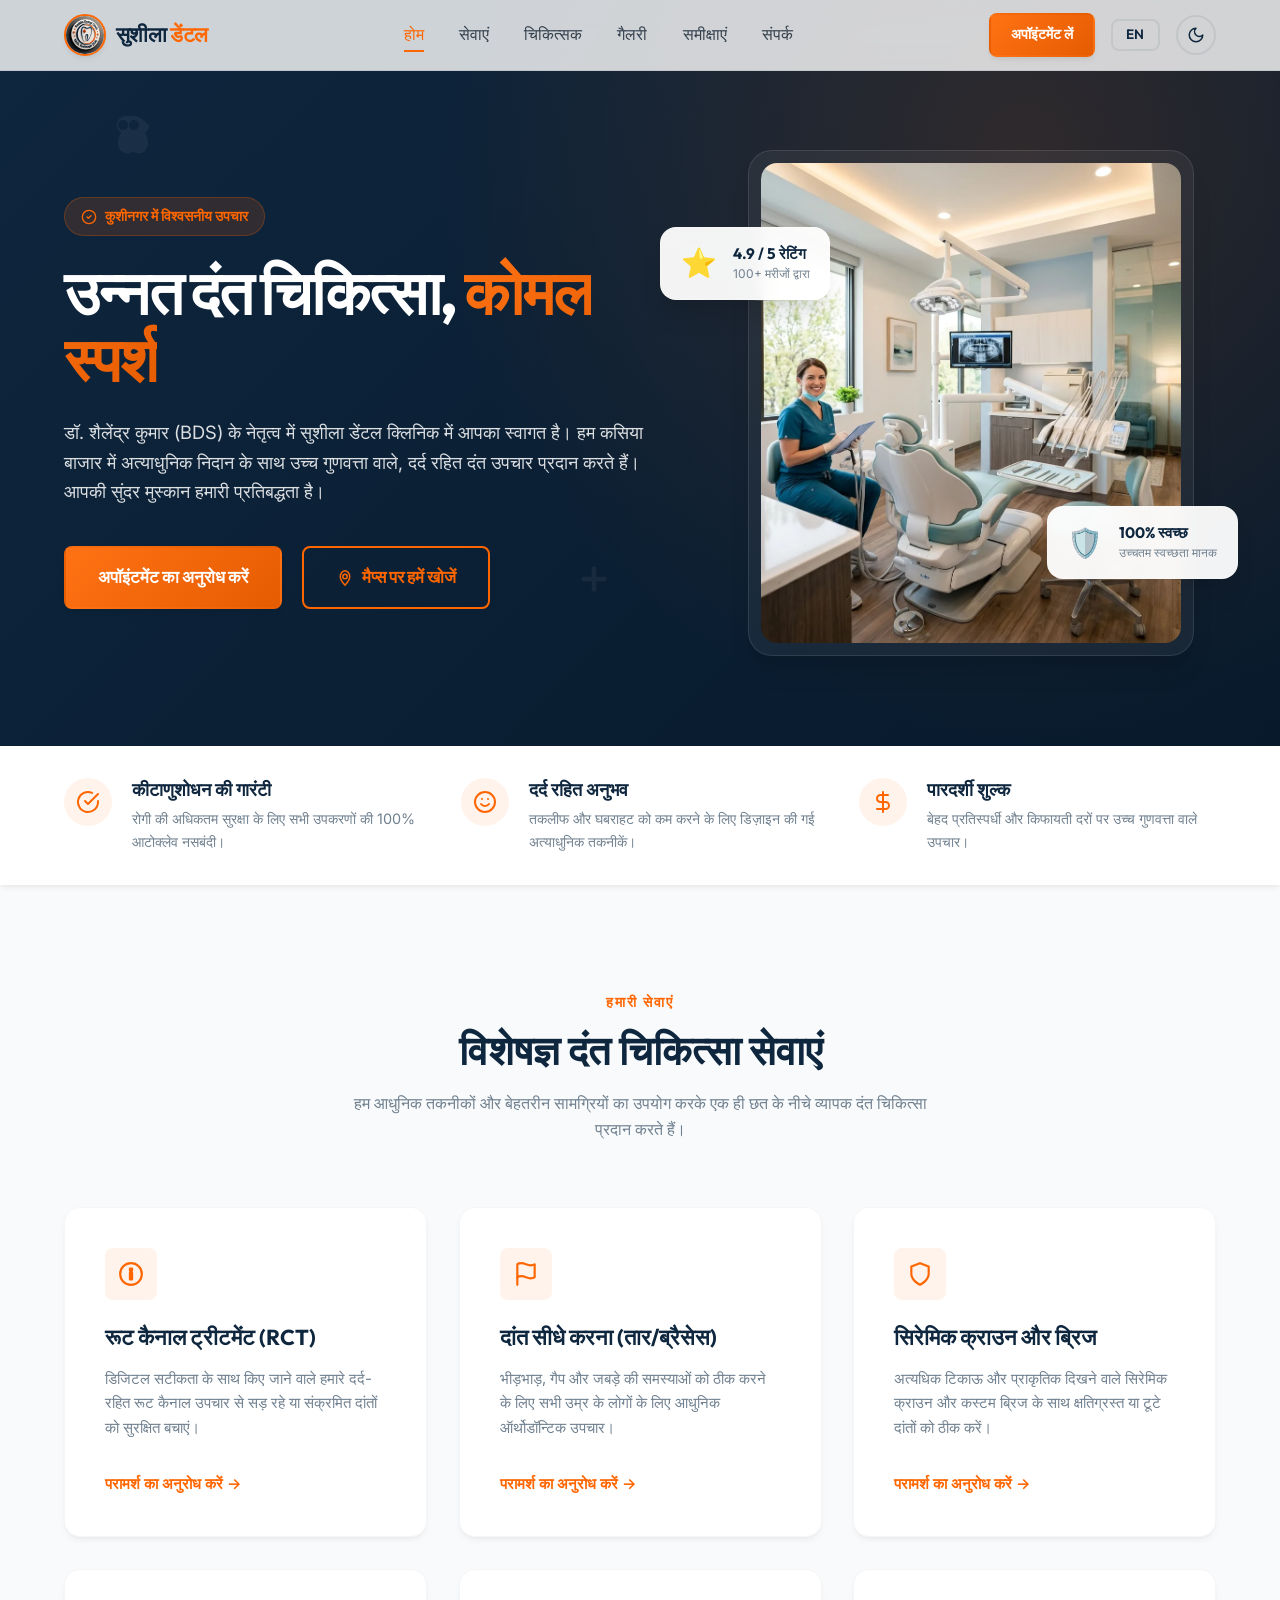
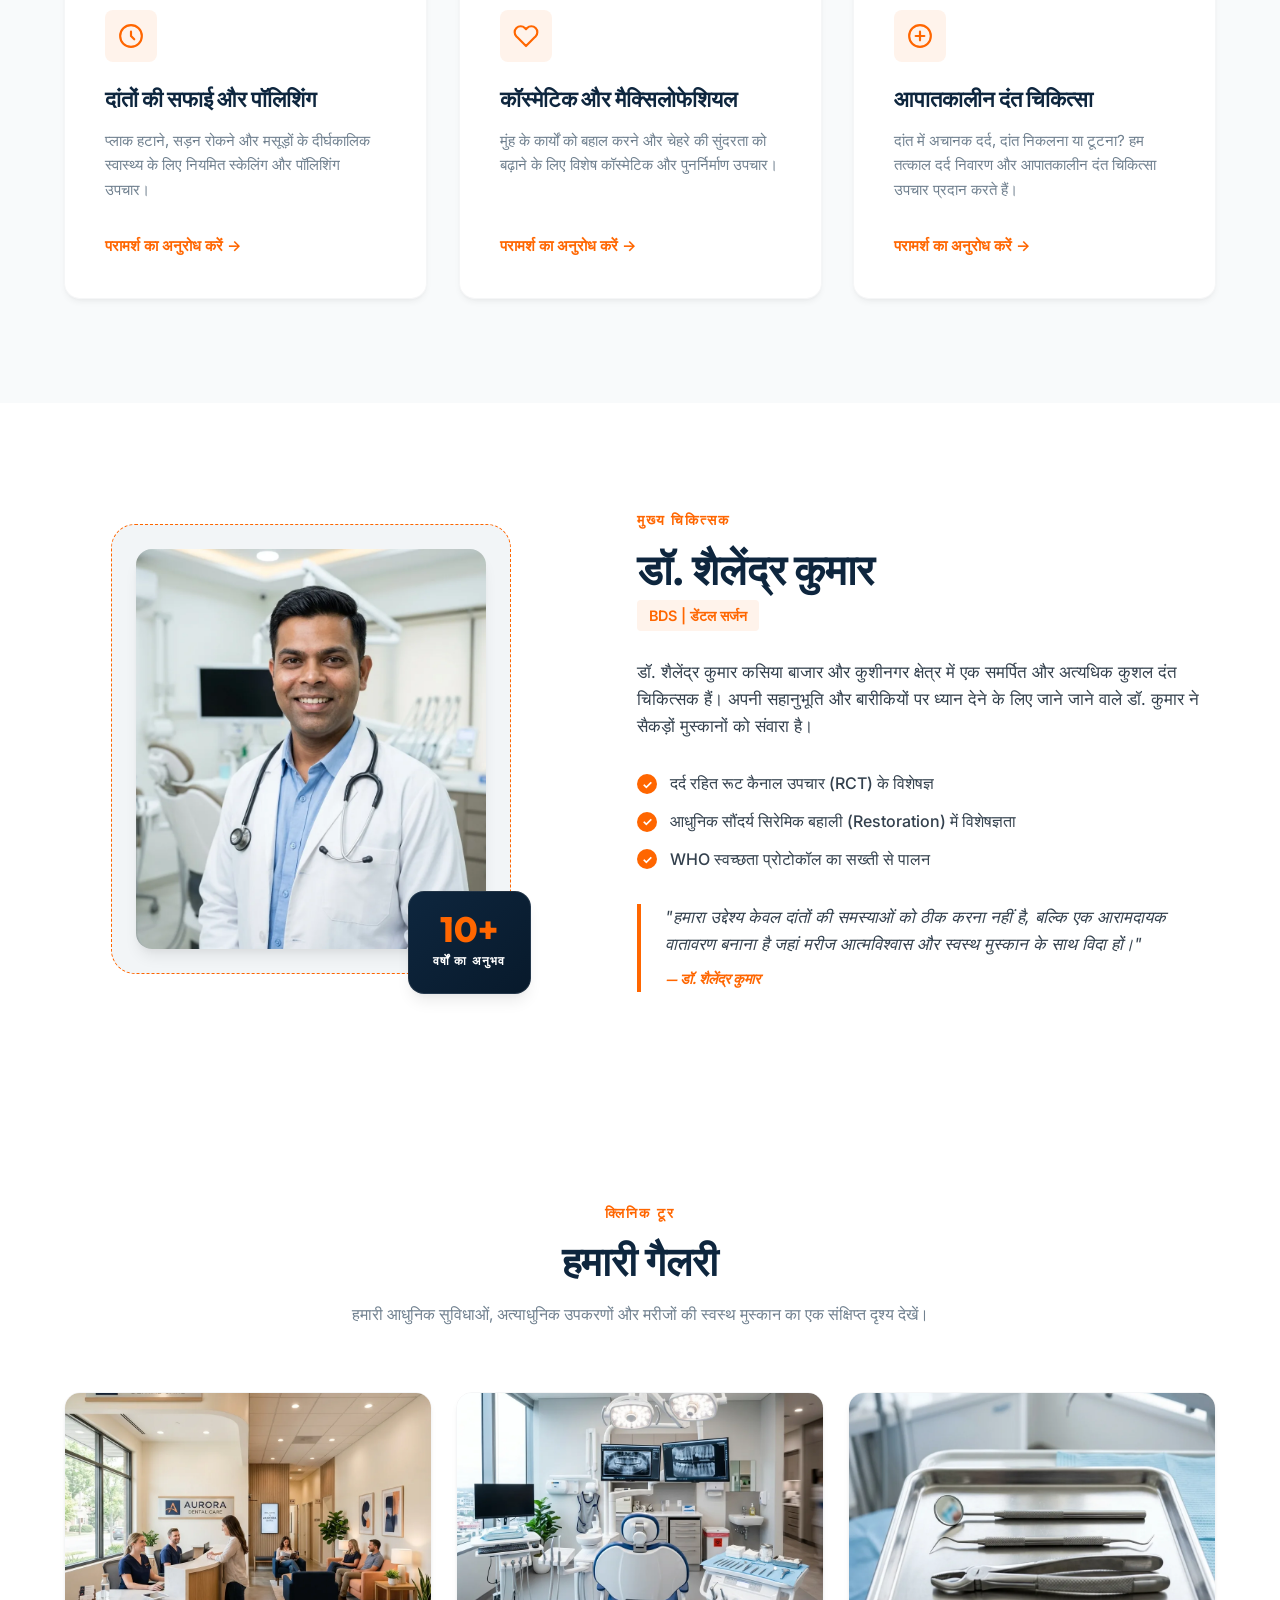
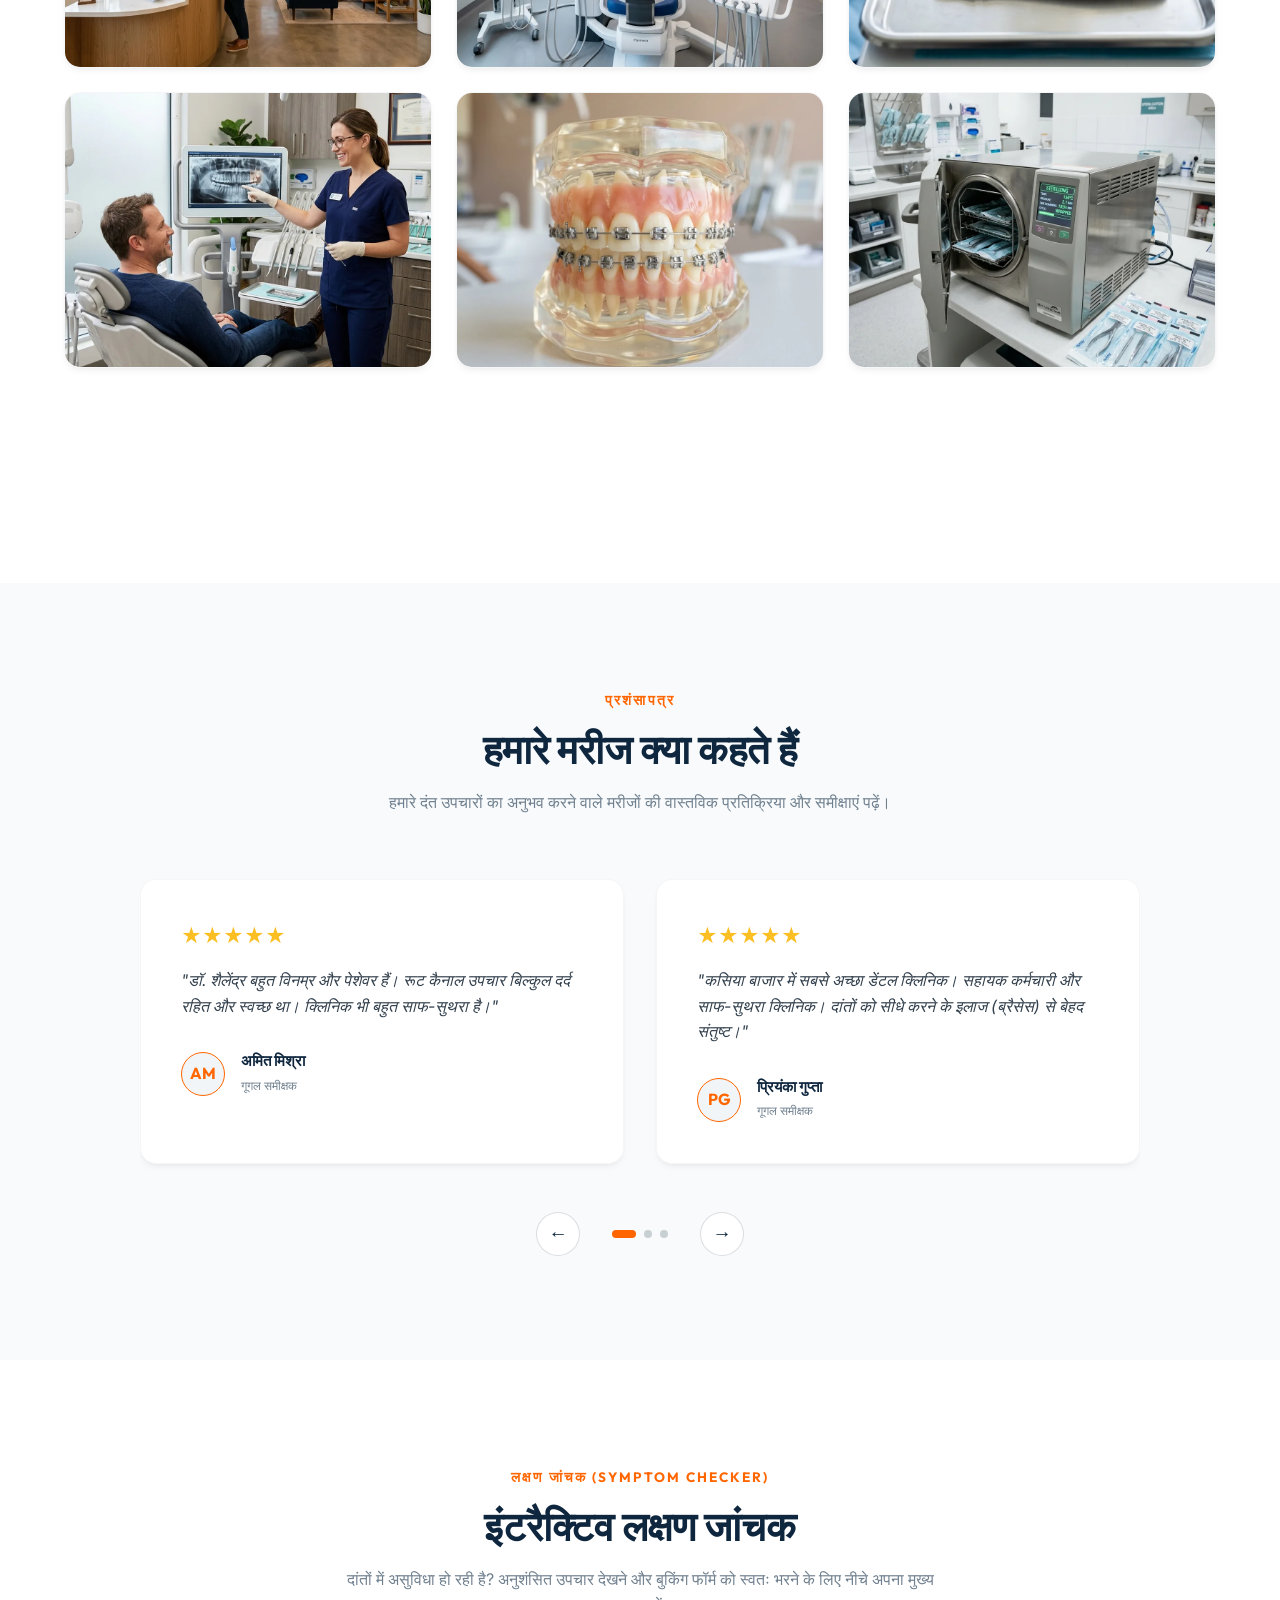
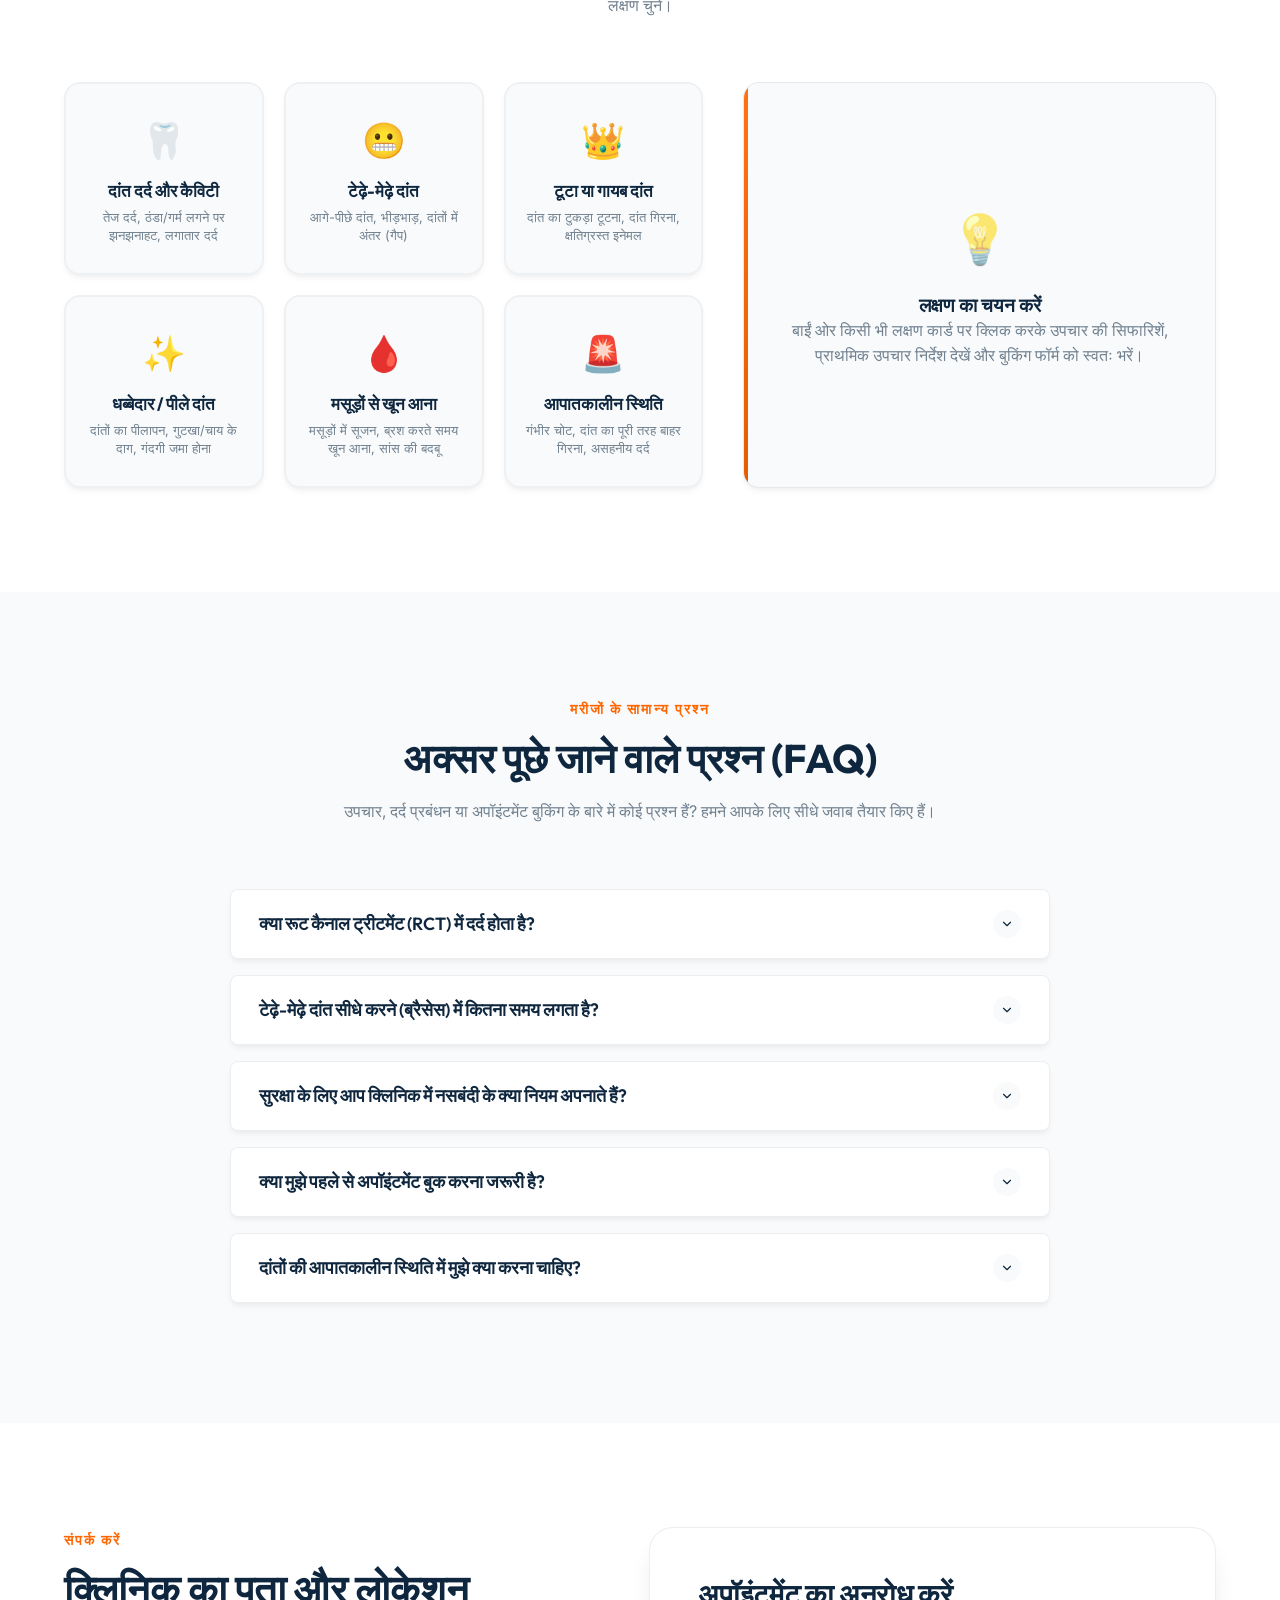
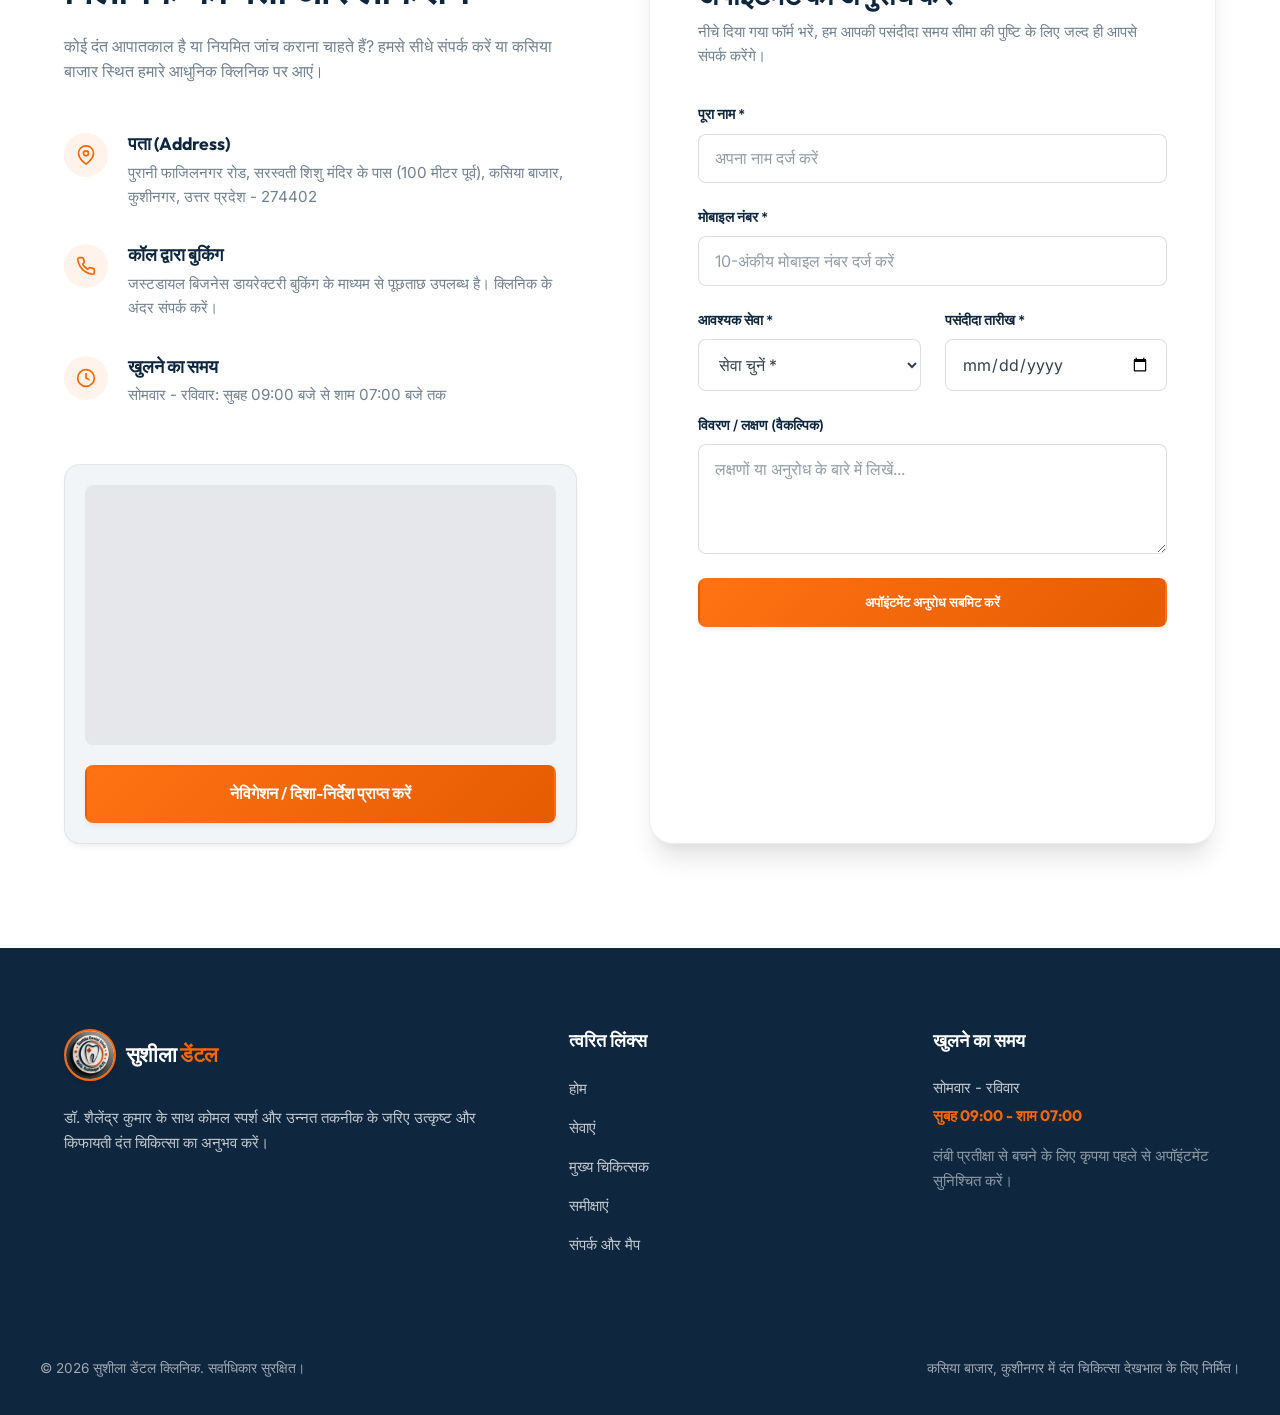
<file: index-hi.html>
<!DOCTYPE html>
<html lang="hi">
<head>
    <meta charset="UTF-8">
    <meta name="viewport" content="width=device-width, initial-scale=1.0">
    <meta name="description" content="सुशीला डेंटल क्लिनिक कसिया, कुशीनगर। डॉ. शैलेंद्र कुमार (BDS) द्वारा संचालित। सरस्वती शिशु मंदिर के पास अत्याधुनिक और दर्द रहित दंत चिकित्सा, रूट कैनाल (RCT), ब्रैसेस और क्राउन उपचार प्राप्त करें।">
    <meta name="keywords" content="डेंटल क्लिनिक कसिया, कुशीनगर में दंत चिकित्सक, डॉ. शैलेंद्र कुमार, सुशीला डेंटल क्लिनिक, रूट कैनाल ट्रीटमेंट कसिया, दांतों के ब्रैसेस कुशीनगर, बीडीएस कसिया डेंटिस्ट">
    <meta name="author" content="डॉ. शैलेंद्र कुमार">
    
    <!-- Open Graph Tags -->
    <meta property="og:title" content="सुशीला डेंटल क्लिनिक | डॉ. शैलेंद्र कुमार BDS">
    <meta property="og:description" content="कसिया, कुशीनगर में उन्नत, स्वच्छ और दर्द रहित दंत चिकित्सा का अनुभव करें। डॉ. शैलेंद्र कुमार (BDS) के नेतृत्व में। आज ही अपना अपॉइंटमेंट बुक करें।">
    <meta property="og:image" content="assets/hero-bg.webp">
    <meta property="og:type" content="website">
    
    <title>सुशीला डेंटल क्लिनिक | डॉ. शैलेंद्र कुमार BDS | कसिया, कुशीनगर</title>
    
    <!-- Google Fonts -->
    <link rel="preconnect" href="https://fonts.googleapis.com">
    <link rel="preconnect" href="https://fonts.gstatic.com" crossorigin>
    <link href="https://fonts.googleapis.com/css2?family=Inter:wght@300;400;500;600;700&family=Outfit:wght@400;500;600;700;800&display=swap" rel="stylesheet">
    
    <!-- Custom CSS -->
    <link rel="stylesheet" href="style.css">
    
    <!-- Local Business Schema -->
    <script type="application/ld+json">
    {
      "@context": "https://schema.org",
      "@type": "Dentist",
      "name": "सुशीला डेंटल क्लिनिक",
      "image": "assets/hero-bg.webp",
      "@id": "https://www.google.com/search?q=Sushila+dental+clinic&kgmid=/g/11hbt2httm",
      "url": "https://www.google.com/search?q=Sushila+dental+clinic&kgmid=/g/11hbt2httm",
      "telephone": "+91-9999P5564",
      "address": {
        "@type": "PostalAddress",
        "streetAddress": "पुरानी फाजिलनगर रोड, सरस्वती शिशु मंदिर के पास, कसिया बाजार",
        "addressLocality": "कुशीनगर",
        "addressRegion": "उत्तर प्रदेश",
        "postalCode": "274402",
        "addressCountry": "IN"
      },
      "geo": {
        "@type": "GeoCoordinates",
        "latitude": "26.7399261",
        "longitude": "83.9264606"
      },
      "openingHoursSpecification": {
        "@type": "OpeningHoursSpecification",
        "dayOfWeek": [
          "Monday",
          "Tuesday",
          "Wednesday",
          "Thursday",
          "Friday",
          "Saturday",
          "Sunday"
        ],
        "opens": "09:00",
        "closes": "19:00"
      },
      "aggregateRating": {
        "@type": "AggregateRating",
        "ratingValue": "4.9",
        "reviewCount": "48"
      }
    }
    </script>
</head>
<body>

    <div class="scroll-progress-container"><div class="scroll-progress-bar" id="scrollProgress"></div></div>

    <!-- Header Navigation -->
    <header class="main-header">
        <div class="container nav-container">
            <a href="#" class="logo-area" id="logo">
                <img src="assets/logo.webp" alt="Sushila Dental Clinic Logo" class="logo-image">
                <span class="logo-text">सुशीला <span class="accent-text">डेंटल</span></span>
            </a>
            
            <nav class="nav-menu" id="navMenu">
                <ul>
                    <li><a href="#hero" class="nav-link active">होम</a></li>
                    <li><a href="#services" class="nav-link">सेवाएं</a></li>
                    <li><a href="#doctor" class="nav-link">चिकित्सक</a></li>
                    <li><a href="#gallery" class="nav-link">गैलरी</a></li>
                    <li><a href="#reviews" class="nav-link">समीक्षाएं</a></li>
                    <li><a href="#contact" class="nav-link">संपर्क</a></li>
                </ul>
            </nav>

            <div class="nav-actions">
                <a href="#contact" class="btn btn-primary btn-sm">अपॉइंटमेंट लें</a>
                <a href="index.html" class="lang-switch-btn" title="Translate to English">EN</a>
                <button class="theme-toggle-btn" id="themeToggleBtn" aria-label="Toggle Dark/Light Mode">
                    <svg class="sun-icon" viewBox="0 0 24 24" fill="none" stroke="currentColor" stroke-width="2" stroke-linecap="round" stroke-linejoin="round">
                        <circle cx="12" cy="12" r="4"></circle>
                        <path d="M12 2v2"></path>
                        <path d="M12 20v2"></path>
                        <path d="m4.93 4.93 1.41 1.41"></path>
                        <path d="m17.66 17.66 1.41 1.41"></path>
                        <path d="M2 12h2"></path>
                        <path d="M20 12h2"></path>
                        <path d="m6.34 17.66-1.41 1.41"></path>
                        <path d="m19.07 4.93-1.41 1.41"></path>
                    </svg>
                    <svg class="moon-icon" viewBox="0 0 24 24" fill="none" stroke="currentColor" stroke-width="2" stroke-linecap="round" stroke-linejoin="round">
                        <path d="M12 3a6 6 0 0 0 9 9 9 9 0 1 1-9-9Z"></path>
                    </svg>
                </button>
                <button class="hamburger-menu" id="hamburgerBtn" aria-label="Toggle Menu">
                    <span></span>
                    <span></span>
                    <span></span>
                </button>
            </div>
        </div>
    </header>

    <!-- Hero Section -->
    <section id="hero" class="hero-section">
        <div class="hero-bg-overlay"></div>
        <div class="hero-shapes">
            <!-- SVG Silhouette 1: Tooth -->
            <svg class="floating-shape floating-shape-1" width="48" height="48" viewBox="0 0 24 24" fill="currentColor"><path d="M12 2C9.5 2 7.5 4 7.5 6.5c0 1.6.8 3 2.1 3.9C9 11.5 8 13.5 8 15.5c0 2.5 1.5 4.5 3.5 5 1.5.4 3 0 4-1 1 1 2.5 1.4 4 1 2-.5 3.5-2.5 3.5-5 0-2-1-4-1.6-5.1 1.3-.9 2.1-2.3 2.1-3.9C20.5 4 18.5 2 16 2h-4zm-4 4.5c0-1.4 1.1-2.5 2.5-2.5S13 5.1 13 6.5s-1.1 2.5-2.5 2.5S8 7.9 8 6.5zm8-2.5c1.4 0 2.5 1.1 2.5 2.5s-1.1 2.5-2.5 2.5-2.5-1.1-2.5-2.5 1.1-2.5 2.5-2.5z"/></svg>
            <!-- SVG Silhouette 2: Dental Cross -->
            <svg class="floating-shape floating-shape-2" width="36" height="36" viewBox="0 0 24 24" fill="currentColor"><path d="M19 10.5h-5.5V5c0-.8-.7-1.5-1.5-1.5s-1.5.7-1.5 1.5v5.5H5c-.8 0-1.5.7-1.5 1.5s.7 1.5 1.5 1.5h5.5V19c0 .8.7 1.5 1.5 1.5s1.5-.7 1.5-1.5v-5.5H19c.8 0 1.5-.7 1.5-1.5s-.7-1.5-1.5-1.5z"/></svg>
            <!-- SVG Silhouette 3: Tooth -->
            <svg class="floating-shape floating-shape-3" width="40" height="40" viewBox="0 0 24 24" fill="currentColor"><path d="M12 2C9.5 2 7.5 4 7.5 6.5c0 1.6.8 3 2.1 3.9C9 11.5 8 13.5 8 15.5c0 2.5 1.5 4.5 3.5 5 1.5.4 3 0 4-1 1 1 2.5 1.4 4 1 2-.5 3.5-2.5 3.5-5 0-2-1-4-1.6-5.1 1.3-.9 2.1-2.3 2.1-3.9C20.5 4 18.5 2 16 2h-4zm-4 4.5c0-1.4 1.1-2.5 2.5-2.5S13 5.1 13 6.5s-1.1 2.5-2.5 2.5S8 7.9 8 6.5zm8-2.5c1.4 0 2.5 1.1 2.5 2.5s-1.1 2.5-2.5 2.5-2.5-1.1-2.5-2.5 1.1-2.5 2.5-2.5z"/></svg>
        </div>
        <div class="container hero-container">
            <div class="hero-content">
                <div class="tagline-badge">
                    <svg width="16" height="16" viewBox="0 0 24 24" fill="none" stroke="currentColor" stroke-width="2" stroke-linecap="round" stroke-linejoin="round"><path d="M12 22c5.523 0 10-4.477 10-10S17.523 2 12 2 2 6.477 2 12s4.477 10 10 10z"></path><path d="m9 12 2 2 4-4"></path></svg>
                    <span>कुशीनगर में विश्वसनीय उपचार</span>
                </div>
                <h1>उन्नत दंत चिकित्सा, <span class="text-gradient">कोमल स्पर्श</span></h1>
                <p>डॉ. शैलेंद्र कुमार (BDS) के नेतृत्व में सुशीला डेंटल क्लिनिक में आपका स्वागत है। हम कसिया बाजार में अत्याधुनिक निदान के साथ उच्च गुणवत्ता वाले, दर्द रहित दंत उपचार प्रदान करते हैं। आपकी सुंदर मुस्कान हमारी प्रतिबद्धता है।</p>
                <div class="hero-actions">
                    <a href="#contact" class="btn btn-primary btn-lg">अपॉइंटमेंट का अनुरोध करें</a>
                    <a href="https://www.google.com/maps/dir/26.6495109,83.944095/Sushila+dental+clinic,+Purani+Fazil+Nagar+Rd,+near+sarsawati+shishu+mandir,+Kasia+Bazaar,+Kushinagar,+Uttar+Pradesh+274402" target="_blank" rel="noopener" class="btn btn-outline btn-lg">
                        <svg width="18" height="18" viewBox="0 0 24 24" fill="none" stroke="currentColor" stroke-width="2" stroke-linecap="round" stroke-linejoin="round"><circle cx="12" cy="10" r="3"/><path d="M12 21.7c3.6-4 6.3-7.6 6.3-11.7C18.3 5.3 14.5 2.2 12 2.2S5.7 5.3 5.7 10c0 4.1 2.7 7.7 6.3 11.7z"/></svg>
                        मैप्स पर हमें खोजें
                    </a>
                </div>
            </div>
            <div class="hero-media">
                <div class="glass-frame">
                    <img src="assets/hero-bg.webp" alt="Sushila Dental Clinic State of the Art Equipment" class="hero-image">
                    <div class="floating-badge badge-reviews">
                        <div class="badge-icon">⭐</div>
                        <div class="badge-info">
                            <h4>4.9 / 5 रेटिंग</h4>
                            <p>100+ मरीजों द्वारा</p>
                        </div>
                    </div>
                    <div class="floating-badge badge-safety">
                        <div class="badge-icon">🛡️</div>
                        <div class="badge-info">
                            <h4>100% स्वच्छ</h4>
                            <p>उच्चतम स्वच्छता मानक</p>
                        </div>
                    </div>
                </div>
            </div>
        </div>
    </section>

    <!-- USP Section -->
    <section class="usp-section">
        <div class="container">
            <div class="usp-grid">
                <div class="usp-item">
                    <div class="usp-icon-wrapper">
                        <svg viewBox="0 0 24 24" fill="none" stroke="currentColor" stroke-width="2" stroke-linecap="round" stroke-linejoin="round"><path d="M22 11.08V12a10 10 0 1 1-5.93-9.14"></path><polyline points="22 4 12 14.01 9 11.01"></polyline></svg>
                    </div>
                    <div>
                        <h3>कीटाणुशोधन की गारंटी</h3>
                        <p>रोगी की अधिकतम सुरक्षा के लिए सभी उपकरणों की 100% आटोक्लेव नसबंदी।</p>
                    </div>
                </div>
                <div class="usp-item">
                    <div class="usp-icon-wrapper">
                        <svg viewBox="0 0 24 24" fill="none" stroke="currentColor" stroke-width="2" stroke-linecap="round" stroke-linejoin="round"><circle cx="12" cy="12" r="10"></circle><path d="M8 14s1.5 2 4 2 4-2 4-2"></path><line x1="9" y1="9" x2="9.01" y2="9"></line><line x1="15" y1="9" x2="15.01" y2="9"></line></svg>
                    </div>
                    <div>
                        <h3>दर्द रहित अनुभव</h3>
                        <p>तकलीफ और घबराहट को कम करने के लिए डिज़ाइन की गई अत्याधुनिक तकनीकें।</p>
                    </div>
                </div>
                <div class="usp-item">
                    <div class="usp-item-interactive">
                        <div class="usp-icon-wrapper">
                            <svg viewBox="0 0 24 24" fill="none" stroke="currentColor" stroke-width="2" stroke-linecap="round" stroke-linejoin="round"><path d="M12 2v20M17 5H9.5a3.5 3.5 0 0 0 0 7h5a3.5 3.5 0 0 1 0 7H6"></path></svg>
                        </div>
                        <div>
                            <h3>पारदर्शी शुल्क</h3>
                            <p>बेहद प्रतिस्पर्धी और किफायती दरों पर उच्च गुणवत्ता वाले उपचार।</p>
                        </div>
                    </div>
                </div>
            </div>
        </div>
    </section>

    <!-- Services Section -->
    <section id="services" class="services-section section-padding">
        <div class="container">
            <div class="section-header text-center">
                <span class="sub-title">हमारी सेवाएं</span>
                <h2>विशेषज्ञ दंत चिकित्सा सेवाएं</h2>
                <p>हम आधुनिक तकनीकों और बेहतरीन सामग्रियों का उपयोग करके एक ही छत के नीचे व्यापक दंत चिकित्सा प्रदान करते हैं।</p>
            </div>
            
            <div class="services-grid">
                <!-- Service 1 -->
                <div class="service-card animate-scroll">
                    <div class="card-icon">
                        <svg viewBox="0 0 24 24" fill="none" stroke="currentColor" stroke-width="2" stroke-linecap="round" stroke-linejoin="round"><path d="M12 2C6.48 2 2 6.48 2 12s4.48 10 10 10 10-4.48 10-10S17.52 2 12 2zm1 15h-2v-6h2v6zm0-8h-2V7h2v2z"/></svg>
                    </div>
                    <h3>रूट कैनाल ट्रीटमेंट (RCT)</h3>
                    <p>डिजिटल सटीकता के साथ किए जाने वाले हमारे दर्द-रहित रूट कैनाल उपचार से सड़ रहे या संक्रमित दांतों को सुरक्षित बचाएं।</p>
                    <a href="#contact" class="card-link">परामर्श का अनुरोध करें →</a>
                </div>

                <!-- Service 2 -->
                <div class="service-card animate-scroll">
                    <div class="card-icon">
                        <svg viewBox="0 0 24 24" fill="none" stroke="currentColor" stroke-width="2" stroke-linecap="round" stroke-linejoin="round"><path d="M4 15s1-1 4-1 5 2 8 2 4-1 4-1V3s-1 1-4 1-5-2-8-2-4 1-4 1z"></path><line x1="4" y1="22" x2="4" y2="15"></line></svg>
                    </div>
                    <h3>दांत सीधे करना (तार/ब्रैसेस)</h3>
                    <p>भीड़भाड़, गैप और जबड़े की समस्याओं को ठीक करने के लिए सभी उम्र के लोगों के लिए आधुनिक ऑर्थोडॉन्टिक उपचार।</p>
                    <a href="#contact" class="card-link">परामर्श का अनुरोध करें →</a>
                </div>

                <!-- Service 3 -->
                <div class="service-card animate-scroll">
                    <div class="card-icon">
                        <svg viewBox="0 0 24 24" fill="none" stroke="currentColor" stroke-width="2" stroke-linecap="round" stroke-linejoin="round"><path d="M12 22s8-4 8-10V5l-8-3-8 3v7c0 6 8 10 8 10z"></path></svg>
                    </div>
                    <h3>सिरेमिक क्राउन और ब्रिज</h3>
                    <p>अत्यधिक टिकाऊ और प्राकृतिक दिखने वाले सिरेमिक क्राउन और कस्टम ब्रिज के साथ क्षतिग्रस्त या टूटे दांतों को ठीक करें।</p>
                    <a href="#contact" class="card-link">परामर्श का अनुरोध करें →</a>
                </div>

                <!-- Service 4 -->
                <div class="service-card animate-scroll">
                    <div class="card-icon">
                        <svg viewBox="0 0 24 24" fill="none" stroke="currentColor" stroke-width="2" stroke-linecap="round" stroke-linejoin="round"><circle cx="12" cy="12" r="10"></circle><path d="M12 8v4l3 3"></path></svg>
                    </div>
                    <h3>दांतों की सफाई और पॉलिशिंग</h3>
                    <p>प्लाक हटाने, सड़न रोकने और मसूड़ों के दीर्घकालिक स्वास्थ्य के लिए नियमित स्केलिंग और पॉलिशिंग उपचार।</p>
                    <a href="#contact" class="card-link">परामर्श का अनुरोध करें →</a>
                </div>

                <!-- Service 5 -->
                <div class="service-card animate-scroll">
                    <div class="card-icon">
                        <svg viewBox="0 0 24 24" fill="none" stroke="currentColor" stroke-width="2" stroke-linecap="round" stroke-linejoin="round"><path d="M20.84 4.61a5.5 5.5 0 0 0-7.78 0L12 5.67l-1.06-1.06a5.5 5.5 0 0 0-7.78 7.78l1.06 1.06L12 21.23l7.78-7.78 1.06-1.06a5.5 5.5 0 0 0 0-7.78z"></path></svg>
                    </div>
                    <h3>कॉस्मेटिक और मैक्सिलोफेशियल</h3>
                    <p>मुंह के कार्यों को बहाल करने और चेहरे की सुंदरता को बढ़ाने के लिए विशेष कॉस्मेटिक और पुनर्निर्माण उपचार।</p>
                    <a href="#contact" class="card-link">परामर्श का अनुरोध करें →</a>
                </div>

                <!-- Service 6 -->
                <div class="service-card animate-scroll">
                    <div class="card-icon">
                        <svg viewBox="0 0 24 24" fill="none" stroke="currentColor" stroke-width="2" stroke-linecap="round" stroke-linejoin="round"><path d="M12 22c5.523 0 10-4.477 10-10S17.523 2 12 2 2 6.477 2 12s4.477 10 10 10z"></path><path d="M12 8v8"></path><path d="M8 12h8"></path></svg>
                    </div>
                    <h3>आपातकालीन दंत चिकित्सा</h3>
                    <p>दांत में अचानक दर्द, दांत निकलना या टूटना? हम तत्काल दर्द निवारण और आपातकालीन दंत चिकित्सा उपचार प्रदान करते हैं।</p>
                    <a href="#contact" class="card-link">परामर्श का अनुरोध करें →</a>
                </div>
            </div>
        </div>
    </section>

    <!-- Meet the Doctor Section -->
    <section id="doctor" class="doctor-section section-padding">
        <div class="container doctor-grid">
            <div class="doctor-media animate-scroll">
                <div class="doctor-image-container">
                    <div class="doctor-avatar">
                        <img src="assets/doctor.webp" alt="Dr. Shailendra Kumar" class="doctor-photo">
                    </div>
                    <div class="experience-badge">
                        <span class="exp-num">10+</span>
                        <span class="exp-text">वर्षों का अनुभव</span>
                    </div>
                </div>
            </div>
            
            <div class="doctor-info animate-scroll">
                <span class="sub-title">मुख्य चिकित्सक</span>
                <h2>डॉ. शैलेंद्र कुमार</h2>
                <span class="credential-tag">BDS | डेंटल सर्जन</span>
                <p class="doctor-desc">डॉ. शैलेंद्र कुमार कसिया बाजार और कुशीनगर क्षेत्र में एक समर्पित और अत्यधिक कुशल दंत चिकित्सक हैं। अपनी सहानुभूति और बारीकियों पर ध्यान देने के लिए जाने जाने वाले डॉ. कुमार ने सैकड़ों मुस्कानों को संवारा है।</p>
                
                <div class="doctor-bullets">
                    <div class="bullet-item">
                        <div class="bullet-check">✓</div>
                        <p>दर्द रहित रूट कैनाल उपचार (RCT) के विशेषज्ञ</p>
                    </div>
                    <div class="bullet-item">
                        <div class="bullet-check">✓</div>
                        <p>आधुनिक सौंदर्य सिरेमिक बहाली (Restoration) में विशेषज्ञता</p>
                    </div>
                    <div class="bullet-item">
                        <div class="bullet-check">✓</div>
                        <p>WHO स्वच्छता प्रोटोकॉल का सख्ती से पालन</p>
                    </div>
                </div>
                
                <div class="doctor-quote">
                    <blockquote>
                        "हमारा उद्देश्य केवल दांतों की समस्याओं को ठीक करना नहीं है, बल्कि एक आरामदायक वातावरण बनाना है जहां मरीज आत्मविश्वास और स्वस्थ मुस्कान के साथ विदा हों।"
                    </blockquote>
                    <cite>— डॉ. शैलेंद्र कुमार</cite>
                </div>
            </div>
        </div>
    </section>

    <!-- Gallery Section -->
    <section id="gallery" class="gallery-section section-padding">
        <div class="container">
            <div class="section-header text-center">
                <span class="sub-title">क्लिनिक टूर</span>
                <h2>हमारी गैलरी</h2>
                <p>हमारी आधुनिक सुविधाओं, अत्याधुनिक उपकरणों और मरीजों की स्वस्थ मुस्कान का एक संक्षिप्त दृश्य देखें।</p>
            </div>
            
            <div class="gallery-grid">
                <!-- Image 1 -->
                <div class="gallery-item animate-scroll">
                    <img src="assets/gallery1.webp" alt="Reception and Lobby" class="gallery-img">
                    <div class="gallery-overlay">
                        <span class="gallery-tag">रिसेप्शन और प्रतीक्षा क्षेत्र</span>
                    </div>
                </div>
                <!-- Image 2 -->
                <div class="gallery-item animate-scroll">
                    <img src="assets/gallery2.webp" alt="Treatment Room" class="gallery-img">
                    <div class="gallery-overlay">
                        <span class="gallery-tag">आधुनिक उपचार कक्ष</span>
                    </div>
                </div>
                <!-- Image 3 -->
                <div class="gallery-item animate-scroll">
                    <img src="assets/gallery3.webp" alt="Sterile Instruments" class="gallery-img">
                    <div class="gallery-overlay">
                        <span class="gallery-tag">कीटाणुरहित दंत चिकित्सा उपकरण</span>
                    </div>
                </div>
                <!-- Image 4 -->
                <div class="gallery-item animate-scroll">
                    <img src="assets/gallery4.webp" alt="Patient Consultation" class="gallery-img">
                    <div class="gallery-overlay">
                        <span class="gallery-tag">मरीज का परामर्श</span>
                    </div>
                </div>
                <!-- Image 5 -->
                <div class="gallery-item animate-scroll">
                    <img src="assets/gallery5.webp" alt="Orthodontics Care" class="gallery-img">
                    <div class="gallery-overlay">
                        <span class="gallery-tag">ऑर्थोडॉन्टिक एलाइनर</span>
                    </div>
                </div>
                <!-- Image 6 -->
                <div class="gallery-item animate-scroll">
                    <img src="assets/gallery6.webp" alt="Autoclave Sterilization" class="gallery-img">
                    <div class="gallery-overlay">
                        <span class="gallery-tag">नसबंदी आटोक्लेव</span>
                    </div>
                </div>
            </div>
            
            <div class="gallery-cta text-center animate-scroll">
                <a href="gallery-hi.html" class="btn btn-outline btn-lg">पूरी गैलरी देखें (8+ तस्वीरें)</a>
            </div>
        </div>
    </section>

    <!-- Reviews Section -->
    <section id="reviews" class="reviews-section section-padding">
        <div class="container">
            <div class="section-header text-center">
                <span class="sub-title">प्रशंसापत्र</span>
                <h2>हमारे मरीज क्या कहते हैं</h2>
                <p>हमारे दंत उपचारों का अनुभव करने वाले मरीजों की वास्तविक प्रतिक्रिया और समीक्षाएं पढ़ें।</p>
            </div>
            
            <div class="slider-wrapper">
                <div class="reviews-slider" id="reviewsSlider">
                    <!-- Review 1 -->
                    <div class="review-card">
                        <div class="review-stars">★★★★★</div>
                        <p class="review-text">"डॉ. शैलेंद्र बहुत विनम्र और पेशेवर हैं। रूट कैनाल उपचार बिल्कुल दर्द रहित और स्वच्छ था। क्लिनिक भी बहुत साफ-सुथरा है।"</p>
                        <div class="review-author">
                            <div class="author-initials">AM</div>
                            <div>
                                <h4>अमित मिश्रा</h4>
                                <span class="patient-tag">गूगल समीक्षक</span>
                            </div>
                        </div>
                    </div>
                    
                    <!-- Review 2 -->
                    <div class="review-card">
                        <div class="review-stars">★★★★★</div>
                        <p class="review-text">"कसिया बाजार में सबसे अच्छा डेंटल क्लिनिक। सहायक कर्मचारी और साफ-सुथरा क्लिनिक। दांतों को सीधे करने के इलाज (ब्रैसेस) से बेहद संतुष्ट।"</p>
                        <div class="review-author">
                            <div class="author-initials">PG</div>
                            <div>
                                <h4>प्रियंका गुप्ता</h4>
                                <span class="patient-tag">गूगल समीक्षक</span>
                            </div>
                        </div>
                    </div>

                    <!-- Review 3 -->
                    <div class="review-card">
                        <div class="review-stars">★★★★★</div>
                        <p class="review-text">"अत्यधिक अनुशंसित! डॉ. शैलेंद्र कुमार ने सिरेमिक ब्रिज की प्रक्रिया को अच्छी तरह समझाया और काम बहुत सुरक्षित तरीके से पूरा किया। विनम्र स्टाफ है।"</p>
                        <div class="review-author">
                            <div class="author-initials">VK</div>
                            <div>
                                <h4>विक्रम कुशवाहा</h4>
                                <span class="patient-tag">गूगल समीक्षक</span>
                            </div>
                        </div>
                    </div>

                    <!-- Review 4 -->
                    <div class="review-card">
                        <div class="review-stars">★★★★★</div>
                        <p class="review-text">"कुशीनगर के सबसे बढ़िया डेंटिस्ट। मैंने यहाँ रूट कैनाल ट्रीटमेंट करवाया। क्लिनिक बहुत ही आधुनिक मशीनों से लैस और साफ है।"</p>
                        <div class="review-author">
                            <div class="author-initials">AS</div>
                            <div>
                                <h4>अंकित सिंह</h4>
                                <span class="patient-tag">गूगल समीक्षक</span>
                            </div>
                        </div>
                    </div>

                    <!-- Review 5 -->
                    <div class="review-card">
                        <div class="review-stars">★★★★★</div>
                        <p class="review-text">"शानदार डॉक्टर और बेहतर इलाज। क्लिनिक काफी मॉडर्न है और शुल्क बहुत ही वाजिब है। मैंने यहाँ सिरेमिक क्राउन लगवाया, जो बिल्कुल असली दांत जैसा है।"</p>
                        <div class="review-author">
                            <div class="author-initials">RS</div>
                            <div>
                                <h4>रितु सिंह</h4>
                                <span class="patient-tag">गूगल समीक्षक</span>
                            </div>
                        </div>
                    </div>

                    <!-- Review 6 -->
                    <div class="review-card">
                        <div class="review-stars">★★★★★</div>
                        <p class="review-text">"बेहद संतुष्ट! क्लिनिक के स्वच्छता मानक बहुत ऊंचे हैं। डॉ. शैलेंद्र बहुत शांति से सुनते हैं और दांतों की समस्या को बहुत स्पष्ट समझाते हैं।"</p>
                        <div class="review-author">
                            <div class="author-initials">SM</div>
                            <div>
                                <h4>संदीप कुमार मल्ल</h4>
                                <span class="patient-tag">गूगल समीक्षक</span>
                            </div>
                        </div>
                    </div>
                </div>
                
                <div class="slider-controls">
                    <button class="slider-btn prev-btn" id="prevBtn" aria-label="Previous Review">←</button>
                    <div class="slider-dots" id="sliderDots"></div>
                    <button class="slider-btn next-btn" id="nextBtn" aria-label="Next Review">→</button>
                </div>
            </div>
        </div>
    </section>

    <!-- Symptom Checker Section -->
    <section id="symptoms" class="symptom-section section-padding">
        <div class="container">
            <div class="section-header text-center">
                <span class="sub-title">लक्षण जांचक (Symptom Checker)</span>
                <h2>इंटरैक्टिव लक्षण जांचक</h2>
                <p>दांतों में असुविधा हो रही है? अनुशंसित उपचार देखने और बुकिंग फॉर्म को स्वतः भरने के लिए नीचे अपना मुख्य लक्षण चुनें।</p>
            </div>
            
            <div class="symptom-grid-layout animate-scroll">
                <!-- Symptom Selector Cards Grid -->
                <div class="symptom-cards-grid">
                    <div class="symptom-card" data-symptom="toothache">
                        <span class="symptom-card-icon">🦷</span>
                        <h4>दांत दर्द और कैविटी</h4>
                        <p>तेज दर्द, ठंडा/गर्म लगने पर झनझनाहट, लगातार दर्द</p>
                    </div>
                    <div class="symptom-card" data-symptom="crooked">
                        <span class="symptom-card-icon">😬</span>
                        <h4>टेढ़े-मेढ़े दांत</h4>
                        <p>आगे-पीछे दांत, भीड़भाड़, दांतों में अंतर (गैप)</p>
                    </div>
                    <div class="symptom-card" data-symptom="missing">
                        <span class="symptom-card-icon">👑</span>
                        <h4>टूटा या गायब दांत</h4>
                        <p>दांत का टुकड़ा टूटना, दांत गिरना, क्षतिग्रस्त इनेमल</p>
                    </div>
                    <div class="symptom-card" data-symptom="stained">
                        <span class="symptom-card-icon">✨</span>
                        <h4>धब्बेदार / पीले दांत</h4>
                        <p>दांतों का पीलापन, गुटखा/चाय के दाग, गंदगी जमा होना</p>
                    </div>
                    <div class="symptom-card" data-symptom="bleeding">
                        <span class="symptom-card-icon">🩸</span>
                        <h4>मसूड़ों से खून आना</h4>
                        <p>मसूड़ों में सूजन, ब्रश करते समय खून आना, सांस की बदबू</p>
                    </div>
                    <div class="symptom-card" data-symptom="emergency">
                        <span class="symptom-card-icon">🚨</span>
                        <h4>आपातकालीन स्थिति</h4>
                        <p>गंभीर चोट, दांत का पूरी तरह बाहर गिरना, असहनीय दर्द</p>
                    </div>
                </div>
                
                <!-- Recommendation Advice Panel -->
                <div class="symptom-advice-panel">
                    <div class="advice-placeholder" id="advicePlaceholder">
                        <div class="advice-placeholder-icon">💡</div>
                        <h3>लक्षण का चयन करें</h3>
                        <p>बाईं ओर किसी भी लक्षण कार्ड पर क्लिक करके उपचार की सिफारिशें, प्राथमिक उपचार निर्देश देखें और बुकिंग फॉर्म को स्वतः भरें।</p>
                    </div>
                    
                    <!-- Content populated or toggled via JS -->
                    <div class="advice-content" id="advice-toothache">
                        <span class="advice-tag">सुझाव: RCT या फिलिंग</span>
                        <h3>गंभीर दांत दर्द / गहरी कैविटी</h3>
                        <p class="advice-text">दांत में लगातार तेज दर्द या ठंडे-गर्म से झनझनाहट अक्सर इस बात का संकेत है कि दांत की सड़न अंदर की नसों तक पहुंच चुकी है। गंभीर संक्रमण से बचने के लिए इसका समय पर इलाज जरूरी है।</p>
                        <div class="advice-tips">
                            <h5>त्वरित राहत के टिप्स:</h5>
                            <ul>
                                <li>हल्के गुनगुने नमक के पानी से कुल्ला करें।</li>
                                <li>दर्द वाले हिस्से से चबाने से बचें।</li>
                                <li>जल्द से जल्द क्लिनिक आकर जांच कराएं।</li>
                            </ul>
                        </div>
                        <button class="btn btn-primary btn-block apply-symptom-btn" data-service="rct" data-desc="मुझे लगातार दांत दर्द और ठंडे/गर्म से संवेदनशीलता महसूस हो रही है। मैं कैविटी की जांच कराना चाहता हूं और संभावित रूट कैनाल ट्रीटमेंट (RCT) या फिलिंग पर चर्चा करना चाहता हूं।">
                            बुकिंग फॉर्म स्वतः भरें
                        </button>
                    </div>
                    
                    <div class="advice-content" id="advice-crooked">
                        <span class="advice-tag">सुझाव: दांतों के ब्रैसेस</span>
                        <h3>दांत संरेखण और टेढ़ापन</h3>
                        <p class="advice-text">टेढ़े-मेढ़े दांत, जबड़े की गड़बड़ी या दांतों के बीच का अंतर बहुत आम है। इससे दांतों में गंदगी जमने और चबाने में कठिनाई हो सकती है। इसे डेंटल ब्रैसेस (तार) से ठीक किया जाता है।</p>
                        <div class="advice-tips">
                            <h5>त्वरित राहत के टिप्स:</h5>
                            <ul>
                                <li>दांतों के बीच सफाई के लिए नियमित रूप से फ्लॉस का प्रयोग करें।</li>
                                <li>दांतों से बोतल खोलने या कोई कठोर चीज काटने से बचें।</li>
                                <li>ब्रैसेस के विकल्पों पर चर्चा के लिए परामर्श बुक करें।</li>
                            </ul>
                        </div>
                        <button class="btn btn-primary btn-block apply-symptom-btn" data-service="braces" data-desc="मैं अपने टेढ़े-मेढ़े या आगे-पीछे दांतों को संरेखित करने के लिए ऑर्थोडॉन्टिक परामर्श (ब्रैसेस/तार के लिए) बुक करना चाहता हूं।">
                            बुकिंग फॉर्म स्वतः भरें
                        </button>
                    </div>
                    
                    <div class="advice-content" id="advice-missing">
                        <span class="advice-tag">सुझाव: सिरेमिक क्राउन / ब्रिज</span>
                        <h3>टूटा, चिपका या गायब दांत</h3>
                        <p class="advice-text">दांत का टूटना या गिरना भोजन चबाने को प्रभावित करता है और आसपास के दांतों को खिसका देता है। कस्टम सिरेमिक क्राउन (कैप) या ब्रिज लगाने से दांतों की ताकत और मुस्कान वापस आ जाती है।</p>
                        <div class="advice-tips">
                            <h5>त्वरित राहत के टिप्स:</h5>
                            <ul>
                                <li>हल्का कुल्ला करके हिस्से को साफ रखें।</li>
                                <li>यदि दांत का टुकड़ा टूट गया है, तो उसे साफ पानी में सुरक्षित रखें।</li>
                                <li>दांत बहाली (Restoration) के लिए परामर्श लें।</li>
                            </ul>
                        </div>
                        <button class="btn btn-primary btn-block apply-symptom-btn" data-service="crown" data-desc="मेरा दांत टूट गया है या गायब है। मैं सिरेमिक क्राउन (कैप) या डेंटल ब्रिज की बहाली के लिए परामर्श करना चाहता हूं।">
                            बुकिंग फॉर्म स्वतः भरें
                        </button>
                    </div>
                    
                    <div class="advice-content" id="advice-stained">
                        <span class="advice-tag">सुझाव: स्केलिंग और क्लीनिंग</span>
                        <h3>पीलापन, दाग या गंदगी</h3>
                        <p class="advice-text">चाय, कॉफी या तंबाकू के दाग और दांतों में जमा गंदगी (टार्टर) मसूड़ों के संक्रमण और पायरिया का कारण बन सकते हैं। मशीन से दांतों की सफाई से चमक वापस आती है।</p>
                        <div class="advice-tips">
                            <h5>त्वरित राहत के टिप्स:</h5>
                            <ul>
                                <li>नरम ब्रश से दिन में दो बार ब्रश करें।</li>
                                <li>चाय/कॉफी पीने के तुरंत बाद पानी से कुल्ला करें।</li>
                                <li>वर्ष में दो बार दंत चिकित्सक से दांतों की सफाई कराएं।</li>
                            </ul>
                        </div>
                        <button class="btn btn-primary btn-block apply-symptom-btn" data-service="cleaning" data-desc="मैं मसूड़ों के स्वास्थ्य और दांतों के पीलेपन/दागों को हटाने के लिए स्केलिंग और व्यावसायिक सफाई (क्लीनिंग) कराना चाहता हूं।">
                            बुकिंग फॉर्म स्वतः भरें
                        </button>
                    </div>
                    
                    <div class="advice-content" id="advice-bleeding">
                        <span class="advice-tag">सुझाव: मसूड़ों की चिकित्सा</span>
                        <h3>मसूड़ों से खून आना और सांस की बदबू</h3>
                        <p class="advice-text">ब्रश करते समय मसूड़ों से खून आना या लगातार मुंह से बदबू आना मसूड़ों की सूजन (जिंजिवाइटिस) के लक्षण हैं। यदि ध्यान न दिया जाए, तो मसूड़े कमजोर होकर दांतों को ढीला कर सकते हैं।</p>
                        <div class="advice-tips">
                            <h5>त्वरित राहत के टिप्स:</h5>
                            <ul>
                                <li>मसूड़ों के पास बहुत जोर से ब्रश न करें।</li>
                                <li>गुनगुने नमक के पानी या एंटीसेप्टिक माउथवॉश का उपयोग करें।</li>
                                <li>मसूड़ों के स्वास्थ्य की गहराई से जांच के लिए स्लॉट बुक करें।</li>
                            </ul>
                        </div>
                        <button class="btn btn-primary btn-block apply-symptom-btn" data-service="prosthetic" data-desc="मेरे मसूड़ों से खून आ रहा है या सांस की बदबू है, मैं मसूड़ों के इलाज और स्केलिंग का अपॉइंटमेंट बुक करना चाहता हूं।">
                            बुकिंग फॉर्म स्वतः भरें
                        </button>
                    </div>
                    
                    <div class="advice-content" id="advice-emergency">
                        <span class="advice-tag">सुझाव: आपातकालीन देखभाल</span>
                        <h3>अत्यधिक तीव्र दर्द या चोट</h3>
                        <p class="advice-text">दांत में अत्यधिक असहनीय दर्द, चेहरे पर सूजन, या दुर्घटना में दांत का उखड़ना एक मेडिकल इमरजेंसी है। त्वरित उपचार से टूटे दांत को बचाया जा सकता है।</p>
                        <div class="advice-tips">
                            <h5>आपातकालीन निर्देश:</h5>
                            <ul>
                                <li>यदि दांत गिर गया है, तो उसे केवल ऊपर से पकड़ें और गीला रखने के लिए ठंडे दूध या लार में रखें। 60 मिनट के भीतर क्लिनिक पहुंचें।</li>
                                <li>सूजन कम करने के लिए गाल के बाहर से बर्फ की सिकाई करें।</li>
                                <li>आपातकालीन इलाज के लिए हमें तुरंत कॉल करें।</li>
                            </ul>
                        </div>
                        <button class="btn btn-primary btn-block apply-symptom-btn" data-service="other" data-desc="आपातकालीन अनुरोध: मुझे असहनीय दर्द/चोट लगी है, कृपया मुझे तत्काल जांच या दांत निकालने (Extraction) का अपॉइंटमेंट प्रदान करें।">
                            बुकिंग फॉर्म स्वतः भरें
                        </button>
                    </div>
                </div>
            </div>
        </div>
    </section>

    <!-- FAQ Accordion Section -->
    <section id="faq" class="faq-section section-padding">
        <div class="container">
            <div class="section-header text-center">
                <span class="sub-title">मरीजों के सामान्य प्रश्न</span>
                <h2>अक्सर पूछे जाने वाले प्रश्न (FAQ)</h2>
                <p>उपचार, दर्द प्रबंधन या अपॉइंटमेंट बुकिंग के बारे में कोई प्रश्न हैं? हमने आपके लिए सीधे जवाब तैयार किए हैं।</p>
            </div>
            
            <div class="faq-container animate-scroll">
                <!-- FAQ Item 1 -->
                <div class="faq-item">
                    <div class="faq-header">
                        <h3 class="faq-question">क्या रूट कैनाल ट्रीटमेंट (RCT) में दर्द होता है?</h3>
                        <div class="faq-icon-wrapper">
                            <svg viewBox="0 0 24 24" fill="none" stroke="currentColor" stroke-width="2" stroke-linecap="round" stroke-linejoin="round"><polyline points="6 9 12 15 18 9"></polyline></svg>
                        </div>
                    </div>
                    <div class="faq-collapse">
                        <div class="faq-body">
                            नहीं, आधुनिक रूट कैनाल उपचार पूरी तरह से दर्द रहित होता है। हम उपचार शुरू करने से पहले दांत और आसपास के हिस्से को पूरी तरह सुन्न करने के लिए उन्नत एनेस्थीसिया का उपयोग करते हैं। अधिकांश मरीज बताते हैं कि यह एक सामान्य फिलिंग करवाने जैसा महसूस होता है, और यह संक्रमण से होने वाले गंभीर दर्द को तुरंत खत्म कर देता है।
                        </div>
                    </div>
                </div>

                <!-- FAQ Item 2 -->
                <div class="faq-item">
                    <div class="faq-header">
                        <h3 class="faq-question">टेढ़े-मेढ़े दांत सीधे करने (ब्रैसेस) में कितना समय लगता है?</h3>
                        <div class="faq-icon-wrapper">
                            <svg viewBox="0 0 24 24" fill="none" stroke="currentColor" stroke-width="2" stroke-linecap="round" stroke-linejoin="round"><polyline points="6 9 12 15 18 9"></polyline></svg>
                        </div>
                    </div>
                    <div class="faq-collapse">
                        <div class="faq-body">
                            इलाज की अवधि दांतों के टेढ़ेपन या उनके बीच के गैप की गंभीरता पर निर्भर करती है। औसतन, ऑर्थोडॉन्टिक ब्रैसेस (तार) या इनविजिबल एलाइनर्स उपचार में 12 से 24 महीने का समय लगता है। इस अवधि के दौरान, दांतों की सेटिंग बदलने के लिए आपको हर 4 से 6 सप्ताह में एक बार क्लिनिक आना होगा।
                        </div>
                    </div>
                </div>

                <!-- FAQ Item 3 -->
                <div class="faq-item">
                    <div class="faq-header">
                        <h3 class="faq-question">सुरक्षा के लिए आप क्लिनिक में नसबंदी के क्या नियम अपनाते हैं?</h3>
                        <div class="faq-icon-wrapper">
                            <svg viewBox="0 0 24 24" fill="none" stroke="currentColor" stroke-width="2" stroke-linecap="round" stroke-linejoin="round"><polyline points="6 9 12 15 18 9"></polyline></svg>
                        </div>
                    </div>
                    <div class="faq-collapse">
                        <div class="faq-body">
                            मरीजों की सुरक्षा हमारी सर्वोच्च प्राथमिकता है। हम WHO और भारतीय दंत चिकित्सक संघ (IDA) के नसबंदी दिशानिर्देशों का सख्ती से पालन करते हैं। उपचार में उपयोग होने वाले सभी उपकरणों को रासायनिक सफाई, अल्ट्रासोनिक वाशिंग, पैकिंग और अंत में मेडिकल आटोक्लेव मशीन में उच्च दबाव भाप से कीटाणुरहित किया जाता है। डिस्पोजेबल वस्तुओं का केवल एक बार उपयोग होता है।
                        </div>
                    </div>
                </div>

                <!-- FAQ Item 4 -->
                <div class="faq-item">
                    <div class="faq-header">
                        <h3 class="faq-question">क्या मुझे पहले से अपॉइंटमेंट बुक करना जरूरी है?</h3>
                        <div class="faq-icon-wrapper">
                            <svg viewBox="0 0 24 24" fill="none" stroke="currentColor" stroke-width="2" stroke-linecap="round" stroke-linejoin="round"><polyline points="6 9 12 15 18 9"></polyline></svg>
                        </div>
                    </div>
                    <div class="faq-collapse">
                        <div class="faq-body">
                            यद्यपि हम सीधे आने वाले (वॉक-इन) मरीजों का भी स्वागत करते हैं, हम अत्यधिक सलाह देते हैं कि आप पहले से अपॉइंटमेंट बुक कर लें। पहले से बुकिंग करने पर आपको क्लिनिक में लंबा इंतजार नहीं करना पड़ता और डॉ. शैलेंद्र कुमार आपकी समस्या के निदान और उपचार के लिए पर्याप्त समय दे पाते हैं।
                        </div>
                    </div>
                </div>

                <!-- FAQ Item 5 -->
                <div class="faq-item">
                    <div class="faq-header">
                        <h3 class="faq-question">दांतों की आपातकालीन स्थिति में मुझे क्या करना चाहिए?</h3>
                        <div class="faq-icon-wrapper">
                            <svg viewBox="0 0 24 24" fill="none" stroke="currentColor" stroke-width="2" stroke-linecap="round" stroke-linejoin="round"><polyline points="6 9 12 15 18 9"></polyline></svg>
                        </div>
                    </div>
                    <div class="faq-collapse">
                        <div class="faq-body">
                            किसी गंभीर दंत चोट, सूजन या अत्यधिक दर्द की स्थिति में तुरंत हमारे क्लिनिक से संपर्क करें। यदि चोट के कारण दांत टूटकर गिर गया है, तो उसे केवल ऊपरी हिस्से से पकड़ें, हल्के पानी से धोएं (रगड़ें नहीं) और उसे ठंडे दूध या मरीज की लार में डुबोकर रखें। 60 मिनट के भीतर डेंटिस्ट के पास पहुंचने पर दांत को वापस लगाया जा सकता है।
                        </div>
                    </div>
                </div>
            </div>
        </div>
    </section>

    <!-- Booking & Contact Section -->
    <section id="contact" class="contact-section section-padding">
        <div class="container contact-grid">
            <!-- Contact Details -->
            <div class="contact-details animate-scroll">
                <span class="sub-title">संपर्क करें</span>
                <h2>क्लिनिक का पता और लोकेशन</h2>
                <p>कोई दंत आपातकाल है या नियमित जांच कराना चाहते हैं? हमसे सीधे संपर्क करें या कसिया बाजार स्थित हमारे आधुनिक क्लिनिक पर आएं।</p>
                
                <div class="contact-items">
                    <div class="contact-item">
                        <div class="contact-icon">
                            <svg viewBox="0 0 24 24" fill="none" stroke="currentColor" stroke-width="2"><path d="M21 10c0 7-9 13-9 13s-9-6-9-13a9 9 0 0 1 18 0z"></path><circle cx="12" cy="10" r="3"></circle></svg>
                        </div>
                        <div>
                            <h4>पता (Address)</h4>
                            <p>पुरानी फाजिलनगर रोड, सरस्वती शिशु मंदिर के पास (100 मीटर पूर्व), कसिया बाजार, कुशीनगर, उत्तर प्रदेश - 274402</p>
                        </div>
                    </div>

                    <div class="contact-item">
                        <div class="contact-icon">
                            <svg viewBox="0 0 24 24" fill="none" stroke="currentColor" stroke-width="2"><path d="M22 16.92v3a2 2 0 0 1-2.18 2 19.79 19.79 0 0 1-8.63-3.07 19.5 19.5 0 0 1-6-6 19.79 19.79 0 0 1-3.07-8.67A2 2 0 0 1 4.11 2h3a2 2 0 0 1 2 1.72 12.84 12.84 0 0 0 .7 2.81 2 2 0 0 1-.45 2.11L8.09 9.91a16 16 0 0 0 6 6l1.27-1.27a2 2 0 0 1 2.11-.45 12.84 12.84 0 0 0 2.81.7A2 2 0 0 1 22 16.92z"></path></svg>
                        </div>
                        <div>
                            <h4>कॉल द्वारा बुकिंग</h4>
                            <p>जस्टडायल बिजनेस डायरेक्टरी बुकिंग के माध्यम से पूछताछ उपलब्ध है। क्लिनिक के अंदर संपर्क करें।</p>
                        </div>
                    </div>

                    <div class="contact-item">
                        <div class="contact-icon">
                            <svg viewBox="0 0 24 24" fill="none" stroke="currentColor" stroke-width="2"><circle cx="12" cy="12" r="10"></circle><polyline points="12 6 12 12 16 14"></polyline></svg>
                        </div>
                        <div>
                            <h4>खुलने का समय</h4>
                            <p>सोमवार - रविवार: सुबह 09:00 बजे से शाम 07:00 बजे तक</p>
                        </div>
                    </div>
                </div>
                
                <div class="map-card-container">
                    <iframe 
                        src="https://maps.google.com/maps?q=Sushila%20dental%20clinic%20Kasia%20Kushinagar&t=&z=16&ie=UTF8&iwloc=&output=embed" 
                        class="map-iframe" 
                        allowfullscreen="" 
                        loading="lazy" 
                        referrerpolicy="no-referrer-when-downgrade">
                    </iframe>
                    <a href="https://www.google.com/maps/dir/26.6495109,83.944095/Sushila+dental+clinic,+Purani+Fazil+Nagar+Rd,+near+sarsawati+shishu+mandir,+Kasia+Bazaar,+Kushinagar,+Uttar+Pradesh+274402" target="_blank" rel="noopener" class="btn btn-primary btn-block map-btn">
                        नेविगेशन / दिशा-निर्देश प्राप्त करें
                    </a>
                </div>
            </div>

            <!-- Booking Form -->
            <div class="booking-form-wrapper animate-scroll">
                <div class="form-container">
                    <h3>अपॉइंटमेंट का अनुरोध करें</h3>
                    <p>नीचे दिया गया फॉर्म भरें, हम आपकी पसंदीदा समय सीमा की पुष्टि के लिए जल्द ही आपसे संपर्क करेंगे।</p>
                    
                    <form id="appointmentForm" novalidate>
                        <div class="form-group">
                            <label for="fullName">पूरा नाम *</label>
                            <input type="text" id="fullName" name="fullName" placeholder="अपना नाम दर्ज करें" required>
                            <span class="error-msg" id="nameError">नाम भरना आवश्यक है</span>
                        </div>
                        
                        <div class="form-group">
                            <label for="phoneNumber">मोबाइल नंबर *</label>
                            <input type="tel" id="phoneNumber" name="phoneNumber" placeholder="10-अंकीय मोबाइल नंबर दर्ज करें" required>
                            <span class="error-msg" id="phoneError">वैध 10-अंकीय मोबाइल नंबर आवश्यक है</span>
                        </div>

                        <div class="form-row">
                            <div class="form-group">
                                <label for="dentalService">आवश्यक सेवा *</label>
                                <select id="dentalService" name="dentalService" required>
                                    <option value="" disabled selected>सेवा चुनें *</option>
                                    <option value="rct">रूट कैनाल ट्रीटमेंट (RCT)</option>
                                    <option value="braces">दांत सीधे करना (ब्रैसेस)</option>
                                    <option value="crown">सिरेमिक क्राउन / ब्रिज</option>
                                    <option value="cleaning">दांतों की सफाई / पॉलिशिंग</option>
                                    <option value="prosthetic">कॉस्मेटिक/मैक्सिलोफेशियल</option>
                                    <option value="other">सामान्य जांच / अन्य</option>
                                </select>
                                <span class="error-msg" id="serviceError">कृपया एक सेवा चुनें</span>
                            </div>
                            
                            <div class="form-group">
                                <label for="preferredDate">पसंदीदा तारीख *</label>
                                <input type="date" id="preferredDate" name="preferredDate" required>
                                <span class="error-msg" id="dateError">कृपया भविष्य की कोई वैध तारीख चुनें</span>
                            </div>
                        </div>
                        
                        <div class="form-group">
                            <label for="message">विवरण / लक्षण (वैकल्पिक)</label>
                            <textarea id="message" name="message" rows="4" placeholder="लक्षणों या अनुरोध के बारे में लिखें..."></textarea>
                        </div>
                        
                        <button type="submit" class="btn btn-primary btn-block" id="submitBtn">
                            अपॉइंटमेंट अनुरोध सबमिट करें
                        </button>
                    </form>
                </div>
            </div>
        </div>
    </section>

    <!-- Success Modal -->
    <div class="modal-overlay" id="successModal">
        <div class="modal-card">
            <div class="modal-icon">✓</div>
            <h3>अनुरोध सफलतापूर्वक सबमिट हो गया!</h3>
            <p>धन्यवाद। हमें आपका अपॉइंटमेंट अनुरोध प्राप्त हो गया है। सुशीला डेंटल क्लिनिक के प्रतिनिधि आपकी बुकिंग की पुष्टि के लिए जल्द ही आपसे संपर्क करेंगे।</p>
            <button class="btn btn-primary" id="closeModalBtn">खिड़की बंद करें</button>
        </div>
    </div>

    <!-- Footer -->
    <footer class="main-footer">
        <div class="container footer-grid">
            <div class="footer-brand">
                <a href="#" class="logo-area">
                    <img src="assets/logo.webp" alt="Sushila Dental Clinic Logo" class="logo-image-footer">
                    <span class="logo-text">सुशीला <span class="accent-text">डेंटल</span></span>
                </a>
                <p>डॉ. शैलेंद्र कुमार के साथ कोमल स्पर्श और उन्नत तकनीक के जरिए उत्कृष्ट और किफायती दंत चिकित्सा का अनुभव करें।</p>
            </div>
            
            <div class="footer-links">
                <h4>त्वरित लिंक्स</h4>
                <ul>
                    <li><a href="#hero">होम</a></li>
                    <li><a href="#services">सेवाएं</a></li>
                    <li><a href="#doctor">मुख्य चिकित्सक</a></li>
                    <li><a href="#reviews">समीक्षाएं</a></li>
                    <li><a href="#contact">संपर्क और मैप</a></li>
                </ul>
            </div>

            <div class="footer-timings">
                <h4>खुलने का समय</h4>
                <p>सोमवार - रविवार</p>
                <p class="timing-highlight">सुबह 09:00 - शाम 07:00</p>
                <p class="sub-note">लंबी प्रतीक्षा से बचने के लिए कृपया पहले से अपॉइंटमेंट सुनिश्चित करें।</p>
            </div>
        </div>
        
        <div class="container footer-bottom">
            <p>&copy; 2026 सुशीला डेंटल क्लिनिक. सर्वाधिकार सुरक्षित।</p>
            <p>कसिया बाजार, कुशीनगर में दंत चिकित्सा देखभाल के लिए निर्मित।</p>
        </div>
    </footer>

    <!-- Custom Script -->
    <script src="main.js"></script>
</body>
</html>
</file>
<file: style.css>
/* ==========================================================================
   DESIGN SYSTEM & VARIABLES
   ========================================================================== */
:root {
    --primary-dark: hsl(210, 63%, 15%);      /* Deep Indigo-Teal */
    --primary-light: hsl(210, 25%, 96%);
    --accent-orange: hsl(24, 100%, 50%);        
    --accent-hover: hsl(24, 100%, 43%);
    --accent-light: hsl(24, 100%, 96%);
    --text-main: hsl(210, 20%, 25%);
    --text-muted: hsl(210, 12%, 50%);
    --bg-white: hsl(0, 0%, 100%);
    --bg-body: hsl(210, 30%, 98%);
    --bg-gradient: linear-gradient(135deg, var(--primary-dark) 0%, hsl(210, 70%, 10%) 100%);
    --orange-gradient: linear-gradient(135deg, hsl(24, 100%, 54%) 0%, hsl(24, 100%, 45%) 100%);
    --border-color: rgba(14, 38, 62, 0.08);
    --border-color-card: rgba(14, 38, 62, 0.04);
    --header-bg: rgba(255, 255, 255, 0.8);
    --footer-bg: hsl(210, 63%, 15%);
    --footer-text: rgba(255, 255, 255, 0.75);
    --footer-heading: hsl(0, 0%, 100%);
    --input-border: rgba(14, 38, 62, 0.15);
    --input-placeholder: rgba(14, 38, 62, 0.45);
    
    /* Fonts */
    --font-heading: 'Outfit', sans-serif;
    --font-body: 'Inter', sans-serif;
    
    /* Layout & Shadows */
    --container-width: 1200px;
    --border-radius-sm: 8px;
    --border-radius-md: 16px;
    --border-radius-lg: 24px;
    --shadow-sm: 0 4px 6px -1px rgba(0, 0, 0, 0.05), 0 2px 4px -1px rgba(0, 0, 0, 0.03);
    --shadow-md: 0 10px 15px -3px rgba(0, 0, 0, 0.08), 0 4px 6px -2px rgba(0, 0, 0, 0.04);
    --shadow-lg: 0 20px 25px -5px rgba(0, 0, 0, 0.1), 0 10px 10px -5px rgba(0, 0, 0, 0.04);
    --shadow-glow: 0 0 20px rgba(255, 102, 0, 0.25);
    
    /* Transitions */
    --transition-fast: 0.2s cubic-bezier(0.4, 0, 0.2, 1);
    --transition-normal: 0.3s cubic-bezier(0.4, 0, 0.2, 1);
    --transition-slow: 0.5s cubic-bezier(0.4, 0, 0.2, 1);
}

/* ==========================================================================
   DARK THEME VARIABLE OVERRIDES
   ========================================================================== */
[data-theme="dark"] {
    --primary-dark: hsl(210, 25%, 96%);
    --primary-light: hsl(210, 45%, 15%);
    --text-main: hsl(210, 15%, 85%);
    --text-muted: hsl(210, 12%, 60%);
    --bg-white: hsl(210, 45%, 12%);
    --bg-body: hsl(210, 55%, 8%);
    --bg-gradient: linear-gradient(135deg, hsl(210, 60%, 8%) 0%, hsl(210, 70%, 4%) 100%);
    --accent-light: hsl(24, 45%, 15%);
    --accent-orange: hsl(24, 100%, 55%);
    --accent-hover: hsl(24, 100%, 62%);
    --border-color: rgba(255, 255, 255, 0.12);
    --border-color-card: rgba(255, 255, 255, 0.06);
    --header-bg: rgba(14, 25, 36, 0.85);
    --footer-bg: hsl(210, 60%, 5%);
    --footer-text: hsl(210, 15%, 75%);
    --footer-heading: hsl(210, 25%, 96%);
    --input-border: rgba(255, 255, 255, 0.2);
    --input-placeholder: rgba(255, 255, 255, 0.45);
    --shadow-sm: 0 4px 6px -1px rgba(0, 0, 0, 0.2), 0 2px 4px -1px rgba(0, 0, 0, 0.15);
    --shadow-md: 0 10px 15px -3px rgba(0, 0, 0, 0.25), 0 4px 6px -2px rgba(0, 0, 0, 0.15);
    --shadow-lg: 0 20px 25px -5px rgba(0, 0, 0, 0.35), 0 10px 10px -5px rgba(0, 0, 0, 0.2);
}

/* Smooth transitions for theme switching */
body, .main-header, section, .service-card, .review-card, .form-container, .contact-item, 
.usp-item, .usp-item-interactive, .logo-text, h1, h2, h3, h4, p, .nav-link, .btn, 
input, select, textarea, .faq-item, .faq-header, .symptom-card, .symptom-advice-panel, .advice-tips {
    transition: background-color var(--transition-normal), 
                color var(--transition-normal), 
                border-color var(--transition-normal), 
                box-shadow var(--transition-normal);
}

[data-theme="dark"] input,
[data-theme="dark"] select,
[data-theme="dark"] textarea {
    color-scheme: dark;
}

/* ==========================================================================
   BASE & RESET STYLES
   ========================================================================== */
*, *::before, *::after {
    box-sizing: border-box;
    margin: 0;
    padding: 0;
}

html {
    scroll-behavior: smooth;
    font-size: 16px;
    -webkit-font-smoothing: antialiased;
}

body {
    font-family: var(--font-body);
    font-size: 1rem;
    line-height: 1.6;
    color: var(--text-main);
    background-color: var(--bg-body);
    overflow-x: hidden;
}

h1, h2, h3, h4, h5, h6 {
    font-family: var(--font-heading);
    font-weight: 700;
    line-height: 1.25;
    color: var(--primary-dark);
}

a {
    color: inherit;
    text-decoration: none;
    transition: var(--transition-fast);
}

ul {
    list-style: none;
}

img {
    max-width: 100%;
    height: auto;
    display: block;
}

select, input, textarea {
    font-family: inherit;
    font-size: inherit;
}

/* ==========================================================================
   REUSABLE UTILITIES
   ========================================================================== */
.container {
    width: 100%;
    max-width: var(--container-width);
    margin: 0 auto;
    padding: 0 1.5rem;
}

.section-padding {
    padding: 6.5rem 0;
}

.text-center {
    text-align: center;
}

.text-gradient {
    background: var(--orange-gradient);
    -webkit-background-clip: text;
    -webkit-text-fill-color: transparent;
    background-clip: text;
}

.accent-text {
    color: var(--accent-orange);
}

.sub-title {
    display: inline-block;
    font-family: var(--font-heading);
    font-size: 0.85rem;
    font-weight: 700;
    letter-spacing: 0.15em;
    color: var(--accent-orange);
    margin-bottom: 0.75rem;
    text-transform: uppercase;
}

.section-header {
    max-width: 600px;
    margin: 0 auto 4rem auto;
}

.section-header h2 {
    font-size: 2.5rem;
    margin-bottom: 1rem;
}

.section-header p {
    color: var(--text-muted);
}

/* Buttons */
.btn {
    display: inline-flex;
    align-items: center;
    justify-content: center;
    gap: 0.5rem;
    font-family: var(--font-heading);
    font-weight: 600;
    border-radius: var(--border-radius-sm);
    transition: var(--transition-normal);
    cursor: pointer;
    border: 2px solid transparent;
}

.btn-primary {
    background: var(--orange-gradient);
    color: var(--bg-white);
    box-shadow: var(--shadow-sm);
}

.btn-primary:hover {
    transform: translateY(-2px);
    box-shadow: var(--shadow-glow);
    filter: brightness(1.05);
}

.btn-outline {
    background: transparent;
    border-color: var(--accent-orange);
    color: var(--accent-orange);
}

.btn-outline:hover {
    background: var(--accent-light);
    transform: translateY(-2px);
}

.btn-lg {
    padding: 1rem 2rem;
    font-size: 1.05rem;
}

.btn-sm {
    padding: 0.5rem 1.25rem;
    font-size: 0.9rem;
}

.btn-block {
    display: flex;
    width: 100%;
    padding: 0.9rem;
}

/* ==========================================================================
   HEADER NAVIGATION
   ========================================================================== */
.main-header {
    position: fixed;
    top: 0;
    left: 0;
    width: 100%;
    z-index: 1000;
    background: var(--header-bg, rgba(255, 255, 255, 0.8));
    backdrop-filter: blur(12px);
    -webkit-backdrop-filter: blur(12px);
    border-bottom: 1px solid var(--border-color);
    transition: var(--transition-normal);
}

.main-header.scrolled {
    padding: 0.5rem 0;
    background: var(--bg-white);
    box-shadow: var(--shadow-sm);
}

.nav-container {
    display: flex;
    align-items: center;
    justify-content: space-between;
    height: 70px;
    transition: var(--transition-normal);
}

.logo-area {
    display: flex;
    align-items: center;
    gap: 0.6rem;
}

.logo-icon {
    width: 32px;
    height: 32px;
    color: var(--accent-orange);
}

.logo-text {
    font-family: var(--font-heading);
    font-size: 1.3rem;
    font-weight: 800;
    letter-spacing: -0.02em;
    color: var(--primary-dark);
}

.nav-menu ul {
    display: flex;
    gap: 2.2rem;
}

.nav-link {
    font-weight: 500;
    color: var(--text-main);
    position: relative;
    padding: 0.5rem 0;
}

.nav-link::after {
    content: '';
    position: absolute;
    bottom: 0;
    left: 0;
    width: 0;
    height: 2px;
    background-color: var(--accent-orange);
    transition: var(--transition-normal);
}

.nav-link:hover, .nav-link.active {
    color: var(--accent-orange);
}

.nav-link:hover::after, .nav-link.active::after {
    width: 100%;
}

.nav-actions {
    display: flex;
    align-items: center;
    gap: 1rem;
}

.hamburger-menu {
    display: none;
    flex-direction: column;
    gap: 5px;
    background: transparent;
    border: none;
    cursor: pointer;
    padding: 0.5rem;
}

.hamburger-menu span {
    display: block;
    width: 25px;
    height: 2px;
    background-color: var(--primary-dark);
    transition: var(--transition-normal);
}

/* ==========================================================================
   HERO SECTION
   ========================================================================== */
.hero-section {
    position: relative;
    padding-top: 150px;
    padding-bottom: 90px;
    background: var(--bg-gradient);
    color: var(--bg-white);
    overflow: hidden;
}

.hero-bg-overlay {
    position: absolute;
    top: 0;
    left: 0;
    width: 100%;
    height: 100%;
    background-image: radial-gradient(circle at 80% 20%, rgba(255, 102, 0, 0.15) 0%, transparent 50%);
    pointer-events: none;
}

.hero-container {
    display: grid;
    grid-template-columns: 1.1fr 0.9fr;
    gap: 4rem;
    align-items: center;
    position: relative;
    z-index: 2;
}

.hero-content h1 {
    font-size: 3.8rem;
    line-height: 1.1;
    font-weight: 800;
    color: var(--bg-white);
    margin-bottom: 1.5rem;
    letter-spacing: -0.03em;
}

.hero-content p {
    font-size: 1.15rem;
    color: rgba(255, 255, 255, 0.85);
    margin-bottom: 2.5rem;
}

.tagline-badge {
    display: inline-flex;
    align-items: center;
    gap: 0.5rem;
    background: rgba(255, 102, 0, 0.15);
    color: var(--accent-orange);
    padding: 0.5rem 1rem;
    border-radius: 50px;
    font-size: 0.85rem;
    font-weight: 600;
    margin-bottom: 1.5rem;
    border: 1px solid rgba(255, 102, 0, 0.25);
}

.hero-actions {
    display: flex;
    gap: 1.25rem;
}

.hero-media {
    display: flex;
    justify-content: center;
    position: relative;
}

.glass-frame {
    position: relative;
    border-radius: var(--border-radius-lg);
    overflow: visible;
    padding: 12px;
    background: rgba(255, 255, 255, 0.05);
    border: 1px solid rgba(255, 255, 255, 0.1);
    box-shadow: var(--shadow-lg);
}

.hero-image {
    width: 420px;
    height: 480px;
    object-fit: cover;
    border-radius: var(--border-radius-md);
}

/* Floating Badges */
.floating-badge {
    position: absolute;
    display: flex;
    align-items: center;
    gap: 1rem;
    background: rgba(255, 255, 255, 0.95);
    backdrop-filter: blur(8px);
    border: 1px solid rgba(255, 255, 255, 0.2);
    border-radius: var(--border-radius-md);
    padding: 0.8rem 1.2rem;
    color: var(--primary-dark);
    box-shadow: var(--shadow-lg);
    animation: float 4s ease-in-out infinite;
}

.badge-reviews {
    top: 15%;
    left: -20%;
    animation-delay: 0s;
}

.badge-safety {
    bottom: 15%;
    right: -10%;
    animation-delay: 2s;
}

.badge-icon {
    font-size: 1.8rem;
}

.badge-info h4 {
    font-size: 0.95rem;
    margin-bottom: 0.1rem;
}

.badge-info p {
    font-size: 0.75rem;
    color: var(--text-muted);
}

@keyframes float {
    0%, 100% {
        transform: translateY(0);
    }
    50% {
        transform: translateY(-10px);
    }
}

/* ==========================================================================
   USP SECTION
   ========================================================================== */
.usp-section {
    background: var(--bg-white);
    padding: 2rem 0;
    box-shadow: var(--shadow-sm);
    position: relative;
    z-index: 10;
}

.usp-grid {
    display: grid;
    grid-template-columns: repeat(3, 1fr);
    gap: 2.5rem;
}

.usp-item {
    display: flex;
    align-items: flex-start;
    gap: 1.25rem;
}

.usp-item-interactive {
    display: flex;
    align-items: flex-start;
    gap: 1.25rem;
    transition: var(--transition-normal);
}

.usp-item-interactive:hover {
    transform: scale(1.02);
}

.usp-icon-wrapper {
    flex-shrink: 0;
    width: 48px;
    height: 48px;
    border-radius: 50%;
    background-color: var(--accent-light);
    color: var(--accent-orange);
    display: flex;
    align-items: center;
    justify-content: center;
}

.usp-icon-wrapper svg {
    width: 24px;
    height: 24px;
}

.usp-item h3, .usp-item-interactive h3 {
    font-size: 1.15rem;
    margin-bottom: 0.35rem;
}

.usp-item p, .usp-item-interactive p {
    font-size: 0.9rem;
    color: var(--text-muted);
}

/* ==========================================================================
   SERVICES GRID SECTION
   ========================================================================== */
.services-section {
    background-color: var(--bg-body);
}

.services-grid {
    display: grid;
    grid-template-columns: repeat(3, 1fr);
    gap: 2rem;
}

.service-card {
    background-color: var(--bg-white);
    border-radius: var(--border-radius-md);
    padding: 2.5rem;
    box-shadow: var(--shadow-sm);
    border: 1px solid rgba(14, 38, 62, 0.04);
    transition: var(--transition-normal);
    display: flex;
    flex-direction: column;
    height: 100%;
}

.service-card:hover {
    transform: translateY(-8px);
    box-shadow: var(--shadow-md), var(--shadow-glow);
    border-color: rgba(255, 102, 0, 0.3);
}

.card-icon {
    width: 52px;
    height: 52px;
    border-radius: var(--border-radius-sm);
    background-color: var(--accent-light);
    color: var(--accent-orange);
    display: flex;
    align-items: center;
    justify-content: center;
    margin-bottom: 1.5rem;
    transition: var(--transition-normal);
}

.service-card:hover .card-icon {
    background: var(--orange-gradient);
    color: var(--bg-white);
}

.card-icon svg {
    width: 26px;
    height: 26px;
}

.service-card h3 {
    font-size: 1.35rem;
    margin-bottom: 1rem;
}

.service-card p {
    color: var(--text-muted);
    font-size: 0.95rem;
    margin-bottom: 2rem;
    flex-grow: 1;
}

.card-link {
    font-size: 0.95rem;
    font-weight: 600;
    color: var(--accent-orange);
    display: inline-block;
    transition: var(--transition-fast);
}

.service-card:hover .card-link {
    color: var(--accent-hover);
    transform: translateX(4px);
}

/* ==========================================================================
   MEET THE DOCTOR SECTION
   ========================================================================== */
.doctor-section {
    background-color: var(--bg-white);
}

.doctor-grid {
    display: grid;
    grid-template-columns: 0.92fr 1.08fr;
    gap: 5rem;
    align-items: center;
}

.doctor-media {
    display: flex;
    justify-content: center;
}

.doctor-image-container {
    position: relative;
    width: 100%;
    max-width: 400px;
}

.doctor-avatar {
    border-radius: var(--border-radius-lg);
    background: var(--primary-light);
    padding: 1.5rem;
    border: 1.5px dashed var(--accent-orange);
}

.doctor-photo {
    width: 100%;
    height: 400px;
    object-fit: cover;
    border-radius: var(--border-radius-md);
    box-shadow: var(--shadow-md);
    transition: var(--transition-normal);
}

.doctor-photo:hover {
    transform: translateY(-4px);
    box-shadow: var(--shadow-lg), var(--shadow-glow);
}

.experience-badge {
    position: absolute;
    bottom: -20px;
    right: -20px;
    background: var(--bg-gradient);
    color: var(--bg-white);
    padding: 1.25rem 1.5rem;
    border-radius: var(--border-radius-md);
    text-align: center;
    box-shadow: var(--shadow-md);
    border: 1px solid rgba(255, 255, 255, 0.1);
}

.experience-badge .exp-num {
    display: block;
    font-size: 2.2rem;
    font-weight: 800;
    font-family: var(--font-heading);
    line-height: 1;
    color: var(--accent-orange);
}

.experience-badge .exp-text {
    font-size: 0.75rem;
    text-transform: uppercase;
    letter-spacing: 0.1em;
    font-weight: 600;
}

.doctor-info h2 {
    font-size: 2.6rem;
    margin-bottom: 0.25rem;
}

.credential-tag {
    display: inline-block;
    background-color: var(--accent-light);
    color: var(--accent-orange);
    padding: 0.25rem 0.75rem;
    border-radius: 4px;
    font-weight: 600;
    font-size: 0.9rem;
    margin-bottom: 1.75rem;
}

.doctor-desc {
    font-size: 1.05rem;
    margin-bottom: 2rem;
}

.doctor-bullets {
    display: flex;
    flex-direction: column;
    gap: 0.75rem;
    margin-bottom: 2rem;
}

.bullet-item {
    display: flex;
    align-items: center;
    gap: 0.8rem;
}

.bullet-check {
    width: 20px;
    height: 20px;
    border-radius: 50%;
    background-color: var(--accent-orange);
    color: var(--bg-white);
    display: flex;
    align-items: center;
    justify-content: center;
    font-size: 0.75rem;
    font-weight: bold;
    flex-shrink: 0;
}

.bullet-item p {
    font-weight: 500;
}

.doctor-quote {
    border-left: 4px solid var(--accent-orange);
    padding-left: 1.5rem;
    margin-top: 2rem;
}

.doctor-quote blockquote {
    font-style: italic;
    font-size: 1.05rem;
    color: var(--text-main);
    margin-bottom: 0.5rem;
}

.doctor-quote cite {
    font-family: var(--font-heading);
    font-weight: 600;
    font-size: 0.9rem;
    color: var(--accent-orange);
}

/* ==========================================================================
   REVIEWS & TESTIMONIALS SLIDER
   ========================================================================== */
.reviews-section {
    background-color: var(--bg-body);
}

.slider-wrapper {
    position: relative;
    max-width: 1000px;
    margin: 0 auto;
    overflow: hidden;
}

.reviews-slider {
    display: flex;
    gap: 2rem;
    transition: transform var(--transition-slow);
    will-change: transform;
}

.review-card {
    min-width: calc(50% - 1rem); /* 2 items on screen */
    background: var(--bg-white);
    padding: 2.5rem;
    border-radius: var(--border-radius-md);
    box-shadow: var(--shadow-sm);
    border: 1px solid rgba(14, 38, 62, 0.04);
}

.review-stars {
    color: #fbbf24;
    font-size: 1.25rem;
    margin-bottom: 1rem;
}

.review-text {
    font-style: italic;
    font-size: 1rem;
    color: var(--text-main);
    margin-bottom: 2rem;
}

.review-author {
    display: flex;
    align-items: center;
    gap: 1rem;
}

.author-initials {
    width: 44px;
    height: 44px;
    border-radius: 50%;
    background-color: var(--primary-light);
    color: var(--accent-orange);
    display: flex;
    align-items: center;
    justify-content: center;
    font-weight: 700;
    font-family: var(--font-heading);
    border: 1.5px solid var(--accent-orange);
}

.review-author h4 {
    font-size: 0.95rem;
    margin-bottom: 0.1rem;
}

.patient-tag {
    font-size: 0.75rem;
    color: var(--text-muted);
}

.slider-controls {
    display: flex;
    align-items: center;
    justify-content: center;
    gap: 2rem;
    margin-top: 3rem;
}

.slider-btn {
    width: 44px;
    height: 44px;
    border-radius: 50%;
    border: 1px solid rgba(14, 38, 62, 0.15);
    background-color: var(--bg-white);
    color: var(--primary-dark);
    font-size: 1.2rem;
    cursor: pointer;
    display: flex;
    align-items: center;
    justify-content: center;
    transition: var(--transition-fast);
}

.slider-btn:hover {
    background-color: var(--accent-orange);
    color: var(--bg-white);
    border-color: var(--accent-orange);
}

.slider-dots {
    display: flex;
    gap: 0.5rem;
}

.dot {
    width: 8px;
    height: 8px;
    border-radius: 50%;
    background-color: rgba(14, 38, 62, 0.2);
    cursor: pointer;
    transition: var(--transition-fast);
}

.dot.active {
    width: 24px;
    border-radius: 4px;
    background-color: var(--accent-orange);
}

/* ==========================================================================
   BOOKING & CONTACT SECTION
   ========================================================================== */
.contact-section {
    background-color: var(--bg-white);
}

.contact-grid {
    display: grid;
    grid-template-columns: 0.95fr 1.05fr;
    gap: 4.5rem;
}

.contact-details h2 {
    font-size: 2.5rem;
    margin-bottom: 1.25rem;
}

.contact-details > p {
    color: var(--text-muted);
    margin-bottom: 3rem;
}

.contact-items {
    display: flex;
    flex-direction: column;
    gap: 2.2rem;
    margin-bottom: 3.5rem;
}

.contact-item {
    display: flex;
    align-items: flex-start;
    gap: 1.25rem;
}

.contact-icon {
    width: 44px;
    height: 44px;
    border-radius: 50%;
    background-color: var(--accent-light);
    color: var(--accent-orange);
    display: flex;
    align-items: center;
    justify-content: center;
    flex-shrink: 0;
}

.contact-icon svg {
    width: 20px;
    height: 20px;
}

.contact-item h4 {
    font-size: 1.1rem;
    margin-bottom: 0.35rem;
}

.contact-item p {
    color: var(--text-muted);
    font-size: 0.95rem;
}

.map-card-container {
    border-radius: var(--border-radius-md);
    background-color: var(--primary-light);
    padding: 1.25rem;
    border: 1px solid rgba(14, 38, 62, 0.08);
    display: flex;
    flex-direction: column;
    gap: 1rem;
    box-shadow: var(--shadow-sm);
}

.map-iframe {
    width: 100%;
    height: 260px;
    border: none;
    border-radius: var(--border-radius-sm);
    background-color: #e5e7eb;
}

.map-btn {
    margin-top: 0.25rem;
}

.map-details h4 {
    font-size: 1.05rem;
    margin-bottom: 0.4rem;
}

.map-details p {
    font-size: 0.9rem;
    color: var(--text-muted);
}

/* Booking Form Wrapper */
.booking-form-wrapper {
    display: flex;
    justify-content: flex-end;
}

.form-container {
    width: 100%;
    background-color: var(--bg-white);
    padding: 3rem;
    border-radius: var(--border-radius-lg);
    box-shadow: var(--shadow-lg);
    border: 1px solid var(--border-color);
}

.form-container h3 {
    font-size: 1.8rem;
    margin-bottom: 0.5rem;
}

.form-container p {
    color: var(--text-muted);
    font-size: 0.95rem;
    margin-bottom: 2.2rem;
}

.form-group {
    display: flex;
    flex-direction: column;
    gap: 0.5rem;
    margin-bottom: 1.5rem;
}

.form-row {
    display: grid;
    grid-template-columns: 1fr 1fr;
    gap: 1.5rem;
}

.form-group label {
    font-size: 0.85rem;
    font-weight: 600;
    color: var(--primary-dark);
}

.form-group input, .form-group select, .form-group textarea {
    padding: 0.85rem 1rem;
    border-radius: var(--border-radius-sm);
    border: 1.5px solid var(--input-border, rgba(14, 38, 62, 0.15));
    background-color: var(--bg-white);
    color: var(--text-main);
    transition: var(--transition-fast);
    outline: none;
}

.form-group input:focus, .form-group select:focus, .form-group textarea:focus {
    border-color: var(--accent-orange);
    box-shadow: 0 0 0 3px rgba(255, 102, 0, 0.12);
}

.form-group input::placeholder, .form-group textarea::placeholder {
    color: var(--input-placeholder, rgba(14, 38, 62, 0.35));
}

.error-msg {
    display: none;
    font-size: 0.8rem;
    color: #ef4444;
    font-weight: 500;
}

.form-group.invalid input, .form-group.invalid select {
    border-color: #ef4444;
}

.form-group.invalid .error-msg {
    display: block;
}

/* ==========================================================================
   SUCCESS MODAL
   ========================================================================== */
.modal-overlay {
    position: fixed;
    top: 0;
    left: 0;
    width: 100%;
    height: 100%;
    z-index: 2000;
    background: rgba(15, 23, 42, 0.6);
    backdrop-filter: blur(8px);
    display: flex;
    align-items: center;
    justify-content: center;
    opacity: 0;
    pointer-events: none;
    transition: var(--transition-normal);
}

.modal-overlay.active {
    opacity: 1;
    pointer-events: all;
}

.modal-card {
    background: var(--bg-white);
    border-radius: var(--border-radius-lg);
    padding: 3rem;
    width: 100%;
    max-width: 500px;
    text-align: center;
    box-shadow: var(--shadow-lg);
    transform: scale(0.9);
    transition: var(--transition-normal);
}

.modal-overlay.active .modal-card {
    transform: scale(1);
}

.modal-icon {
    width: 60px;
    height: 60px;
    border-radius: 50%;
    background-color: var(--accent-light);
    color: var(--accent-orange);
    font-size: 2.2rem;
    display: inline-flex;
    align-items: center;
    justify-content: center;
    font-weight: bold;
    margin-bottom: 1.5rem;
}

.modal-card h3 {
    font-size: 1.5rem;
    margin-bottom: 0.75rem;
}

.modal-card p {
    color: var(--text-muted);
    font-size: 0.95rem;
    margin-bottom: 2rem;
    line-height: 1.5;
}

/* ==========================================================================
   FOOTER SECTION
   ========================================================================== */
.main-footer {
    background-color: var(--footer-bg, var(--primary-dark));
    color: var(--footer-text, rgba(255, 255, 255, 0.75));
    padding-top: 5rem;
    border-top: 1px solid var(--border-color);
}

.footer-grid {
    display: grid;
    grid-template-columns: 1.5fr 1fr 1fr;
    gap: 5rem;
    padding-bottom: 4rem;
    border-bottom: 1px solid var(--border-color);
}

.footer-brand .logo-area {
    margin-bottom: 1.5rem;
}

.footer-brand .logo-text {
    color: var(--footer-heading, var(--bg-white));
}

.footer-brand p {
    font-size: 0.95rem;
    line-height: 1.7;
}

.footer-links h4, .footer-timings h4 {
    color: var(--footer-heading, var(--bg-white));
    font-size: 1.15rem;
    margin-bottom: 1.5rem;
}

.footer-links ul {
    display: flex;
    flex-direction: column;
    gap: 0.85rem;
}

.footer-links a {
    font-size: 0.95rem;
    color: var(--footer-text, rgba(255, 255, 255, 0.75));
}

.footer-links a:hover {
    color: var(--accent-orange);
    transform: translateX(4px);
}

.footer-timings p {
    font-size: 0.95rem;
    margin-bottom: 0.25rem;
}

.timing-highlight {
    font-family: var(--font-heading);
    font-size: 1.35rem;
    font-weight: 700;
    color: var(--accent-orange);
    margin-bottom: 1rem !important;
}

.sub-note {
    font-size: 0.8rem;
    color: var(--footer-text, rgba(255, 255, 255, 0.45));
    opacity: 0.7;
}

.footer-bottom {
    display: flex;
    justify-content: space-between;
    align-items: center;
    padding: 2.2rem 0;
    font-size: 0.85rem;
    color: var(--footer-text, rgba(255, 255, 255, 0.45));
    opacity: 0.8;
}

/* ==========================================================================
   SCROLL ANIMATIONS
   ========================================================================== */
.animate-scroll {
    opacity: 0;
    transform: translateY(30px);
    transition: opacity 0.8s cubic-bezier(0.4, 0, 0.2, 1), transform 0.8s cubic-bezier(0.4, 0, 0.2, 1);
    will-change: opacity, transform;
}

.animate-scroll.visible {
    opacity: 1;
    transform: translateY(0);
}

/* ==========================================================================
   MEDIA QUERIES (RESPONSIVENESS)
   ========================================================================== */

/* Tablet Layout (Landscape & Portrait) */
@media (max-width: 992px) {
    .section-padding {
        padding: 4.5rem 0;
    }
    
    .section-header {
        margin-bottom: 3rem;
    }
    
    .section-header h2 {
        font-size: 2.2rem;
    }

    /* Hero section */
    .hero-container {
        grid-template-columns: 1fr;
        gap: 3rem;
        text-align: center;
    }
    
    .hero-content h1 {
        font-size: 3rem;
    }
    
    .tagline-badge {
        margin-bottom: 1.25rem;
    }
    
    .hero-actions {
        justify-content: center;
    }
    
    .hero-image {
        width: 100%;
        max-width: 380px;
        height: auto;
    }
    
    .badge-reviews {
        left: -5%;
    }
    
    .badge-safety {
        right: -5%;
    }

    /* USP Grid */
    .usp-grid {
        grid-template-columns: 1fr;
        gap: 1.75rem;
    }

    /* Services Grid */
    .services-grid {
        grid-template-columns: repeat(2, 1fr);
        gap: 1.5rem;
    }

    /* Doctor Grid */
    .doctor-grid {
        grid-template-columns: 1fr;
        gap: 3.5rem;
    }
    
    .doctor-media {
        order: 1;
    }
    
    .doctor-info {
        order: 2;
    }

    /* Reviews Slider */
    .review-card {
        min-width: 100%; /* Show 1 review on tablet/mobile */
    }

    /* Contact & Booking Grid */
    .contact-grid {
        grid-template-columns: 1fr;
        gap: 4rem;
    }
    
    .booking-form-wrapper {
        justify-content: center;
    }

    /* Footer Grid */
    .footer-grid {
        grid-template-columns: 1.2fr 0.9fr 0.9fr;
        gap: 3rem;
    }
}

/* Mobile Screen Layout */
@media (max-width: 768px) {
    .nav-menu {
        position: fixed;
        top: 70px;
        left: -100%;
        width: 100%;
        height: calc(100vh - 70px);
        background-color: var(--bg-white);
        border-top: 1px solid rgba(14, 38, 62, 0.08);
        padding: 3rem 1.5rem;
        transition: var(--transition-normal);
        z-index: 999;
    }
    
    .nav-menu.active {
        left: 0;
    }
    
    .nav-menu ul {
        flex-direction: column;
        gap: 2rem;
        align-items: center;
    }
    
    .nav-link {
        font-size: 1.2rem;
    }
    
    .hamburger-menu {
        display: flex;
    }
    
    .hamburger-menu.active span:nth-child(1) {
        transform: rotate(45deg) translate(5px, 5px);
    }
    
    .hamburger-menu.active span:nth-child(2) {
        opacity: 0;
    }
    
    .hamburger-menu.active span:nth-child(3) {
        transform: rotate(-45deg) translate(5px, -5px);
    }
    
    .nav-actions .btn {
        display: none; /* Hide top CTA button in mobile viewport to keep navbar clean */
    }

    /* Services Grid */
    .services-grid {
        grid-template-columns: 1fr;
    }

    /* Doctor avatar */
    .experience-badge {
        bottom: -10px;
        right: -10px;
        padding: 0.8rem 1rem;
    }
    
    .experience-badge .exp-num {
        font-size: 1.8rem;
    }

    /* Contact form elements */
    .form-row {
        grid-template-columns: 1fr;
        gap: 0;
    }
    
    .form-container {
        padding: 2rem;
    }

    /* Footer sections */
    .footer-grid {
        grid-template-columns: 1fr;
        gap: 2.5rem;
    }
    
    .footer-bottom {
        flex-direction: column;
        gap: 1rem;
        text-align: center;
    }
}

/* Logo Image Styles */
.logo-image {
    width: 42px;
    height: 42px;
    object-fit: contain;
    border-radius: 50%;
    border: 2px solid var(--accent-orange);
    background-color: var(--bg-white);
    box-shadow: var(--shadow-sm);
    transition: var(--transition-normal);
}

.logo-area:hover .logo-image {
    transform: rotate(15deg) scale(1.05);
    box-shadow: var(--shadow-glow);
}

.logo-image-footer {
    width: 52px;
    height: 52px;
    object-fit: contain;
    border-radius: 50%;
    border: 2px solid var(--accent-orange);
    background-color: var(--bg-white);
    box-shadow: var(--shadow-sm);
    transition: var(--transition-normal);
}

/* ==========================================================================
   GALLERY STYLING
   ========================================================================== */
.gallery-section {
    background-color: var(--bg-white);
}

.gallery-grid {
    display: grid;
    grid-template-columns: repeat(3, 1fr);
    gap: 1.5rem;
    margin-bottom: 3rem;
}

.gallery-item {
    position: relative;
    border-radius: var(--border-radius-md);
    overflow: hidden;
    aspect-ratio: 4 / 3;
    cursor: pointer;
    box-shadow: var(--shadow-sm);
    border: 1px solid rgba(14, 38, 62, 0.04);
}

.gallery-img {
    width: 100%;
    height: 100%;
    object-fit: cover;
    transition: var(--transition-slow);
}

.gallery-overlay {
    position: absolute;
    top: 0;
    left: 0;
    width: 100%;
    height: 100%;
    background: linear-gradient(to top, rgba(14, 38, 62, 0.9) 0%, rgba(14, 38, 62, 0.2) 65%, transparent 100%);
    opacity: 0;
    display: flex;
    align-items: flex-end;
    padding: 1.5rem;
    transition: var(--transition-normal);
}

.gallery-tag {
    color: var(--bg-white);
    font-family: var(--font-heading);
    font-weight: 600;
    font-size: 1.05rem;
    transform: translateY(15px);
    transition: var(--transition-normal);
}

/* Hover States */
.gallery-item:hover .gallery-img {
    transform: scale(1.08);
}

.gallery-item:hover .gallery-overlay {
    opacity: 1;
}

.gallery-item:hover .gallery-tag {
    transform: translateY(0);
}

.gallery-cta {
    margin-top: 2rem;
}

/* ==========================================================================
   GALLERY SUBPAGE
   ========================================================================== */
.gallery-subpage {
    background-color: var(--bg-body);
}

.gallery-hero-banner {
    background: var(--bg-gradient);
    color: var(--bg-white);
    padding: 8rem 0 4.5rem 0;
    position: relative;
}

.gallery-hero-banner h1 {
    font-size: 3rem;
    color: var(--bg-white);
    margin-bottom: 0.5rem;
}

.gallery-hero-banner p {
    color: rgba(255, 255, 255, 0.85);
    max-width: 600px;
    margin: 0 auto;
}

.gallery-full-grid {
    display: grid;
    grid-template-columns: repeat(3, 1fr);
    gap: 1.5rem;
    margin-bottom: 3.5rem;
}

.gallery-back {
    margin-top: 1rem;
}

/* Responsiveness for Gallery */
@media (max-width: 992px) {
    .gallery-grid, .gallery-full-grid {
        grid-template-columns: repeat(2, 1fr);
        gap: 1.25rem;
    }
    
    .gallery-hero-banner h1 {
        font-size: 2.5rem;
    }
}

@media (max-width: 768px) {
    .gallery-grid, .gallery-full-grid {
        grid-template-columns: 1fr;
    }
    
    .gallery-hero-banner {
        padding: 6.5rem 0 3.5rem 0;
    }
    
    .gallery-hero-banner h1 {
        font-size: 2.2rem;
    }
}

/* ==========================================================================
   SCROLL PROGRESS BAR
   ========================================================================== */
.scroll-progress-container {
    position: fixed;
    top: 0;
    left: 0;
    width: 100%;
    height: 4px;
    background-color: transparent;
    z-index: 9999;
    pointer-events: none;
}

.scroll-progress-bar {
    width: 0%;
    height: 100%;
    background: var(--orange-gradient);
    border-radius: 0 2px 2px 0;
    transition: width 0.1s ease-out;
    box-shadow: 0 0 8px rgba(255, 102, 0, 0.6);
}

/* ==========================================================================
   THEME TOGGLE BUTTON
   ========================================================================== */
.theme-toggle-btn {
    background: transparent;
    border: 2px solid var(--border-color);
    color: var(--primary-dark);
    width: 40px;
    height: 40px;
    border-radius: 50%;
    display: flex;
    align-items: center;
    justify-content: center;
    cursor: pointer;
    font-size: 1.1rem;
    transition: var(--transition-normal);
}

.theme-toggle-btn:hover {
    color: var(--accent-orange);
    border-color: var(--accent-orange);
    background: var(--accent-light);
    transform: rotate(15deg) scale(1.05);
}

.theme-toggle-btn svg {
    width: 18px;
    height: 18px;
    fill: none;
    stroke: currentColor;
    stroke-width: 2;
    stroke-linecap: round;
    stroke-linejoin: round;
    transition: transform 0.3s ease;
}

.theme-toggle-btn .sun-icon {
    display: none;
}

.theme-toggle-btn .moon-icon {
    display: block;
}

[data-theme="dark"] .theme-toggle-btn .sun-icon {
    display: block;
}

[data-theme="dark"] .theme-toggle-btn .moon-icon {
    display: none;
}

/* ==========================================================================
   LANGUAGE SWITCHER BUTTON
   ========================================================================== */
.lang-switch-btn {
    font-family: var(--font-heading);
    font-weight: 600;
    font-size: 0.85rem;
    color: var(--primary-dark);
    padding: 0.45rem 0.85rem;
    border-radius: var(--border-radius-sm);
    border: 2px solid var(--border-color);
    transition: var(--transition-normal);
    display: inline-flex;
    align-items: center;
    justify-content: center;
    cursor: pointer;
    line-height: 1;
}

.lang-switch-btn:hover {
    color: var(--accent-orange);
    border-color: var(--accent-orange);
    background: var(--accent-light);
    transform: translateY(-2px);
    box-shadow: var(--shadow-sm);
}

/* ==========================================================================
   FLOATING DENTAL SHAPES
   ========================================================================== */
.hero-shapes {
    position: absolute;
    top: 0;
    left: 0;
    width: 100%;
    height: 100%;
    pointer-events: none;
    overflow: hidden;
    z-index: 1;
}

.floating-shape {
    position: absolute;
    opacity: 0.05;
    color: var(--bg-white);
    animation: drift 8s ease-in-out infinite;
}

.floating-shape-1 {
    top: 15%;
    left: 8%;
    animation-duration: 9s;
}

.floating-shape-2 {
    bottom: 20%;
    left: 45%;
    animation-duration: 12s;
    animation-delay: 2s;
}

.floating-shape-3 {
    top: 25%;
    right: 12%;
    animation-duration: 10s;
    animation-delay: 1s;
}

@keyframes drift {
    0%, 100% {
        transform: translateY(0) rotate(0deg) scale(1);
    }
    50% {
        transform: translateY(-20px) rotate(90deg) scale(1.1);
    }
}

/* ==========================================================================
   INTERACTIVE SYMPTOM CHECKER
   ========================================================================== */
.symptom-section {
    background-color: var(--bg-white);
}

.symptom-grid-layout {
    display: grid;
    grid-template-columns: 1.15fr 0.85fr;
    gap: 2.5rem;
}

.symptom-cards-grid {
    display: grid;
    grid-template-columns: repeat(3, 1fr);
    gap: 1.25rem;
}

.symptom-card {
    background-color: var(--bg-body);
    border: 2px solid var(--border-color-card);
    border-radius: var(--border-radius-md);
    padding: 1.75rem 1.25rem;
    cursor: pointer;
    text-align: center;
    transition: var(--transition-normal);
    box-shadow: var(--shadow-sm);
    display: flex;
    flex-direction: column;
    align-items: center;
    justify-content: center;
}

.symptom-card:hover {
    transform: translateY(-4px);
    box-shadow: var(--shadow-md);
    border-color: rgba(255, 102, 0, 0.2);
}

.symptom-card.active {
    background-color: var(--bg-white);
    border-color: var(--accent-orange);
    box-shadow: var(--shadow-glow), var(--shadow-md);
}

.symptom-card-icon {
    font-size: 2.2rem;
    margin-bottom: 0.75rem;
    display: inline-block;
    transition: var(--transition-normal);
}

.symptom-card.active .symptom-card-icon {
    transform: scale(1.15) rotate(5deg);
}

.symptom-card h4 {
    font-size: 1.05rem;
    font-weight: 700;
    margin-bottom: 0.5rem;
    color: var(--primary-dark);
}

.symptom-card p {
    font-size: 0.8rem;
    color: var(--text-muted);
    line-height: 1.4;
}

.symptom-advice-panel {
    background: var(--bg-body);
    border: 1px solid var(--border-color);
    border-radius: var(--border-radius-md);
    padding: 2.5rem;
    display: flex;
    flex-direction: column;
    justify-content: center;
    box-shadow: var(--shadow-sm);
    position: relative;
    overflow: hidden;
}

.symptom-advice-panel::before {
    content: '';
    position: absolute;
    top: 0;
    left: 0;
    width: 4px;
    height: 100%;
    background: var(--orange-gradient);
}

.advice-placeholder {
    text-align: center;
    color: var(--text-muted);
}

.advice-placeholder-icon {
    font-size: 3rem;
    margin-bottom: 1rem;
    opacity: 0.55;
    animation: pulse-glow 2.5s infinite ease-in-out;
}

@keyframes pulse-glow {
    0%, 100% {
        transform: scale(1);
        opacity: 0.55;
    }
    50% {
        transform: scale(1.08);
        opacity: 0.9;
    }
}

.advice-content {
    display: none;
}

.advice-content.active {
    display: block;
    animation: fadeIn 0.4s ease-out forwards;
}

.advice-tag {
    display: inline-block;
    background-color: var(--accent-light);
    color: var(--accent-orange);
    padding: 0.35rem 0.85rem;
    border-radius: 50px;
    font-weight: 700;
    font-size: 0.8rem;
    margin-bottom: 1.25rem;
    text-transform: uppercase;
    letter-spacing: 0.05em;
    border: 1px solid rgba(255, 102, 0, 0.15);
}

.advice-content h3 {
    font-size: 1.6rem;
    margin-bottom: 0.75rem;
    color: var(--primary-dark);
}

.advice-text {
    font-size: 0.95rem;
    color: var(--text-main);
    margin-bottom: 1.75rem;
    line-height: 1.6;
}

.advice-tips {
    margin-bottom: 2rem;
    background-color: var(--bg-white);
    padding: 1.5rem;
    border-radius: var(--border-radius-sm);
    border: 1px dashed var(--border-color);
}

.advice-tips h5 {
    font-size: 0.95rem;
    font-weight: 700;
    margin-bottom: 0.75rem;
    color: var(--primary-dark);
}

.advice-tips ul {
    list-style: none;
    padding-left: 0;
}

.advice-tips li {
    font-size: 0.85rem;
    color: var(--text-muted);
    position: relative;
    padding-left: 1.25rem;
    margin-bottom: 0.5rem;
}

.advice-tips li:last-child {
    margin-bottom: 0;
}

.advice-tips li::before {
    content: '•';
    color: var(--accent-orange);
    position: absolute;
    left: 0;
    font-weight: bold;
    font-size: 1.1rem;
    line-height: 1;
}

/* ==========================================================================
   FAQ ACCORDION SECTION
   ========================================================================== */
.faq-section {
    background-color: var(--bg-body);
}

.faq-container {
    max-width: 820px;
    margin: 0 auto;
}

.faq-item {
    background-color: var(--bg-white);
    border: 1px solid var(--border-color);
    border-radius: var(--border-radius-sm);
    margin-bottom: 1rem;
    overflow: hidden;
    box-shadow: var(--shadow-sm);
    transition: var(--transition-normal);
}

.faq-item:hover {
    box-shadow: var(--shadow-md);
    border-color: rgba(255, 102, 0, 0.2);
}

.faq-header {
    padding: 1.25rem 1.75rem;
    display: flex;
    align-items: center;
    justify-content: space-between;
    cursor: pointer;
    user-select: none;
}

.faq-question {
    font-family: var(--font-heading);
    font-size: 1.1rem;
    font-weight: 600;
    color: var(--primary-dark);
    margin-right: 1.5rem;
}

.faq-icon-wrapper {
    width: 28px;
    height: 28px;
    border-radius: 50%;
    background-color: var(--bg-body);
    display: flex;
    align-items: center;
    justify-content: center;
    transition: var(--transition-normal);
    color: var(--primary-dark);
    flex-shrink: 0;
}

.faq-icon-wrapper svg {
    width: 14px;
    height: 14px;
    transition: var(--transition-normal);
}

.faq-item.active {
    border-color: var(--accent-orange);
}

.faq-item.active .faq-icon-wrapper {
    background-color: var(--accent-orange);
    color: var(--bg-white);
}

.faq-item.active .faq-icon-wrapper svg {
    transform: rotate(180deg);
}

.faq-collapse {
    max-height: 0;
    overflow: hidden;
    transition: max-height 0.3s ease-out;
}

.faq-body {
    padding: 0 1.75rem 1.5rem 1.75rem;
    font-size: 0.95rem;
    color: var(--text-main);
    line-height: 1.6;
}

/* ==========================================================================
   ENHANCED SCROLLBAR & FORM INPUT GLOW
   ========================================================================== */
::-webkit-scrollbar {
    width: 10px;
}

::-webkit-scrollbar-track {
    background: var(--bg-body);
}

::-webkit-scrollbar-thumb {
    background: hsl(210, 15%, 75%);
    border-radius: 5px;
}

[data-theme="dark"] ::-webkit-scrollbar-thumb {
    background: hsl(210, 20%, 25%);
}

::-webkit-scrollbar-thumb:hover {
    background: var(--accent-orange);
}

input:focus, select:focus, textarea:focus {
    outline: none;
    border-color: var(--accent-orange) !important;
    box-shadow: 0 0 0 3px rgba(255, 102, 0, 0.15) !important;
}

@keyframes fadeIn {
    from {
        opacity: 0;
        transform: translateY(10px);
    }
    to {
        opacity: 1;
        transform: translateY(0);
    }
}

/* Responsive adjustment for Symptom grid */
@media (max-width: 992px) {
    .symptom-grid-layout {
        grid-template-columns: 1fr;
        gap: 2rem;
    }
    
    .symptom-cards-grid {
        grid-template-columns: repeat(3, 1fr);
    }
}

@media (max-width: 768px) {
    .symptom-cards-grid {
        grid-template-columns: repeat(2, 1fr);
        gap: 1rem;
    }
    
    .symptom-advice-panel {
        padding: 1.75rem;
    }
    
    .advice-content h3 {
        font-size: 1.4rem;
    }
}

@media (max-width: 480px) {
    .symptom-cards-grid {
        grid-template-columns: 1fr;
    }
}
</file>
